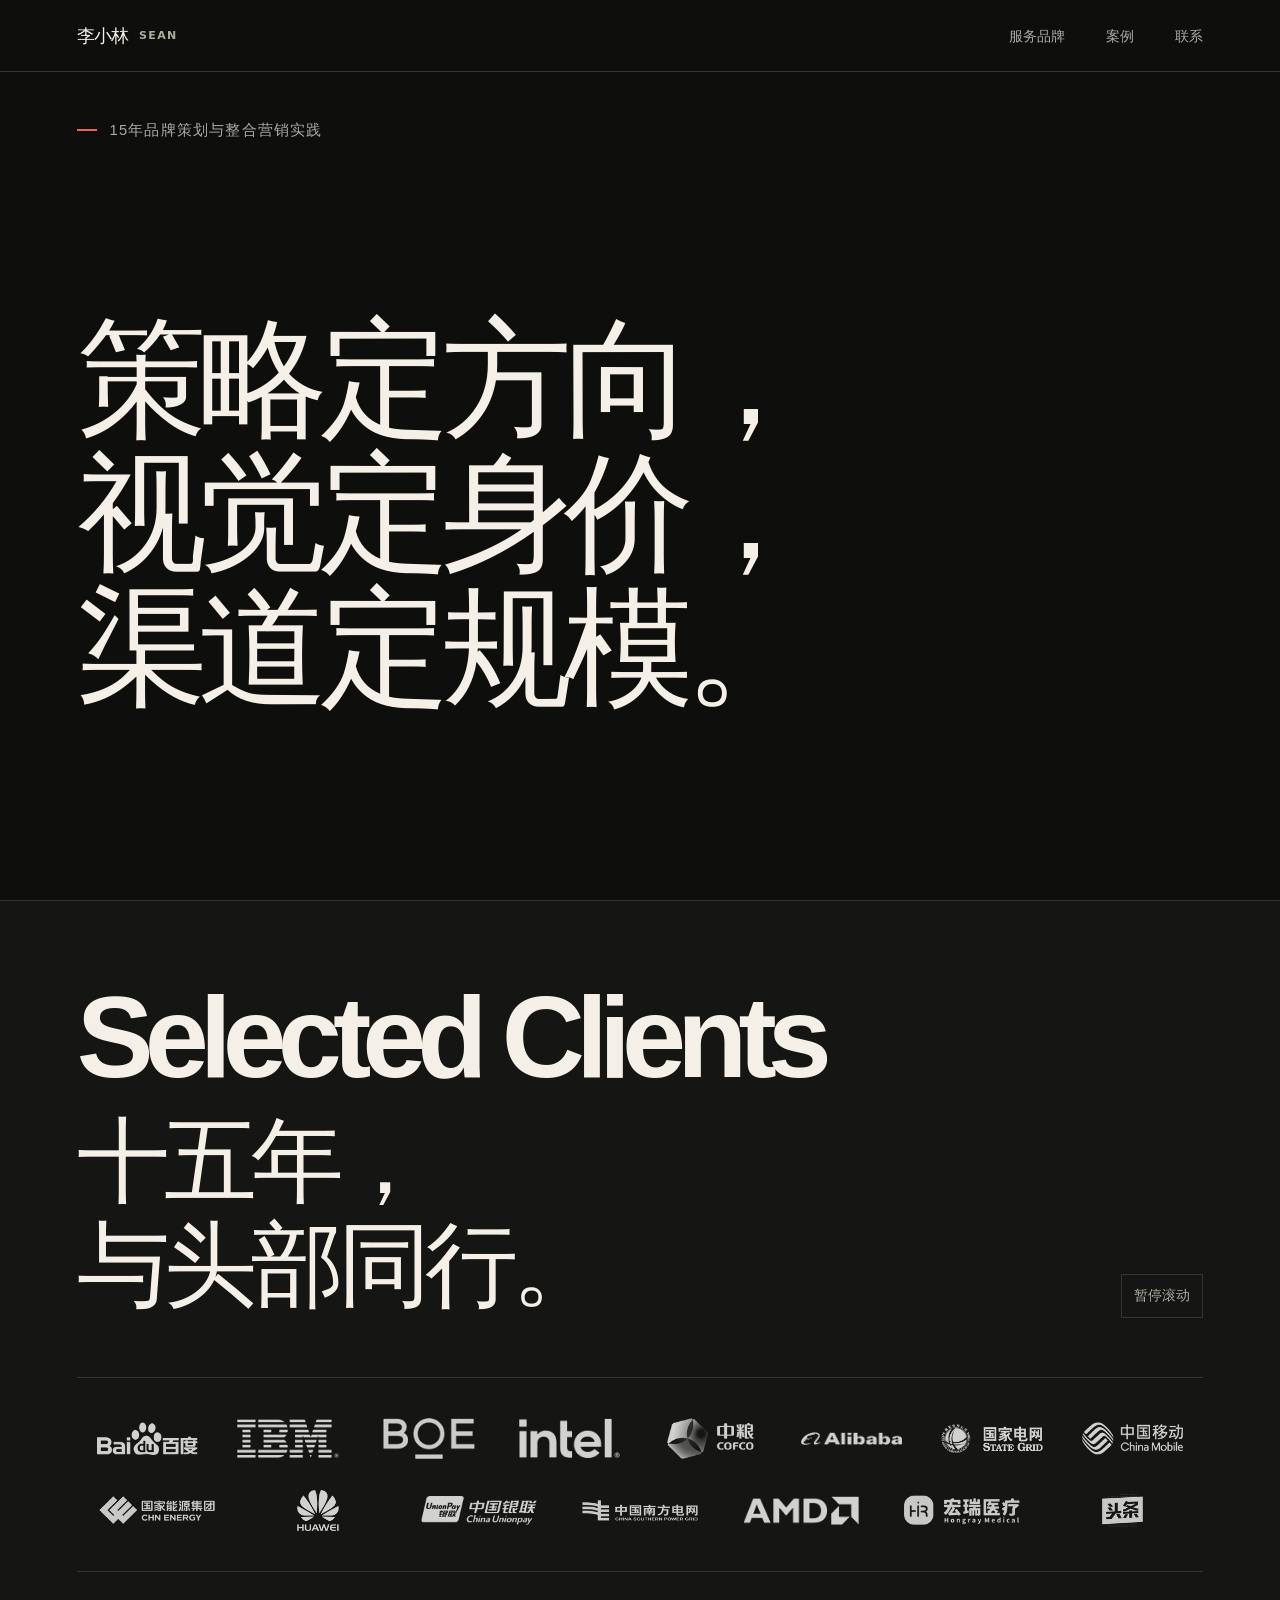
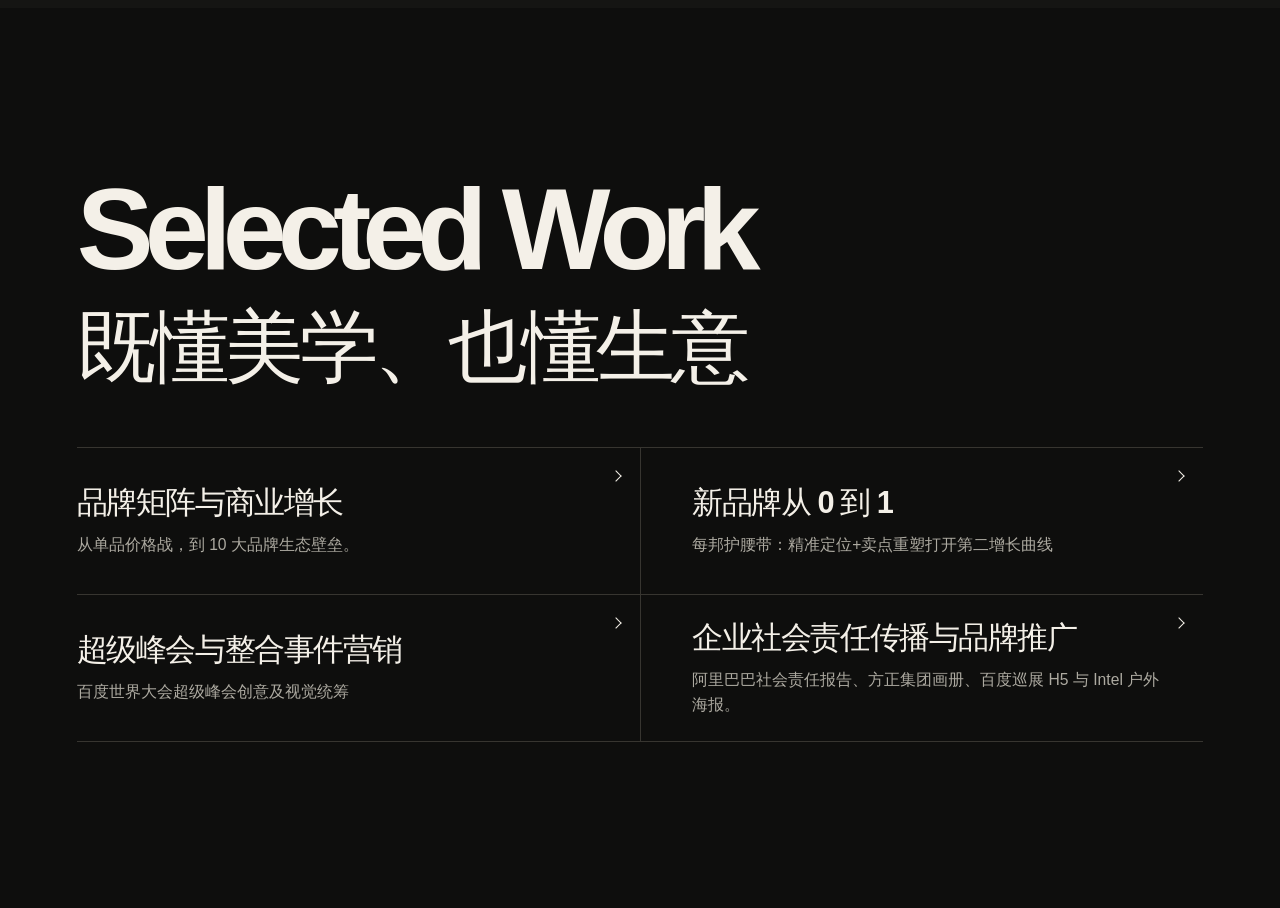
<file: index.html>
<!doctype html>
<html lang="zh-CN" data-type="service">
<head>
  <meta charset="UTF-8">
  <meta name="viewport" content="width=device-width, initial-scale=1">
  <style>
    html { background: #0e0e0d; color: #f4f0e8; color-scheme: dark; }
    body, h1, h2, h3, p, ul, dl, dd, figure { margin: 0; }
    img { display: block; max-width: 100%; }
    .wrap { width: min(1680px, calc(100% - 2 * clamp(24px, 6vw, 112px))); margin-inline: auto; }
    .skip { position: fixed; transform: translateY(-140%); }
    .skip:focus { transform: translateY(0); }
    .header-inner { display: flex; justify-content: space-between; align-items: center; height: 72px; }
    @media (max-width: 640px) {
      .wrap { width: calc(100% - 44px); }
      .header-inner { height: 62px; }
    }
  </style>
  <meta name="robots" content="noindex, nofollow">
  <meta name="theme-color" content="#0e0e0d">
  <meta name="page-type" content="service">
  <meta name="site-kind" content="other">
  <meta name="description" content="李小林 Sean，品牌策划与整合营销。查看宏瑞医疗、每邦与百度世界大会等代表案例。">
  <meta property="og:title" content="李小林 Sean｜品牌策划与整合营销">
  <meta property="og:description" content="策略定方向，视觉定身价，渠道定规模。">
  <title>李小林 Sean｜品牌策划与整合营销</title>
  <script>if (!location.hash && !matchMedia('(prefers-reduced-motion: reduce)').matches && performance.getEntriesByType('navigation')[0]?.type !== 'back_forward') document.documentElement.classList.add('opening');</script>
  <link rel="icon" href="./media/favicon.svg" type="image/svg+xml">
  <link rel="stylesheet" href="./styles.css">
  <link rel="stylesheet" href="./assets/motion/editorial-motion.css">
  <script type="module" src="./assets/motion/editorial-motion.js"></script>
  <script type="module" src="./assets/motion/brand-marquee.js"></script>
</head>
<body>
  <a class="skip" href="#main">跳到正文</a>
  <header class="masthead">
    <div class="wrap header-inner">
      <a href="#hero" class="signature" aria-label="李小林，回到顶部"><span>李小林</span><small>SEAN</small></a>
      <nav aria-label="主导航">
        <a href="#brands">服务品牌</a>
        <a href="#work">案例</a>
        <a href="./about.html#contact">联系</a>
      </nav>
    </div>
  </header>
  <main id="main" tabindex="-1">
    <section class="hero" id="hero" aria-labelledby="hero-title">
      <div class="wrap hero-inner">
        <p class="cover-label">15年品牌策划与整合营销实践</p>
        <div class="hero-heading">
          <h1 id="hero-title"><span><span>策略定方向，</span></span><span><span>视觉定身价，</span></span><span><span>渠道定规模。</span></span></h1>
        </div>
      </div>
    </section>
    <section class="brand-section" id="brands" aria-labelledby="brands-title">
      <div class="wrap brand-inner" data-brand-marquee>
        <p class="motion-section-title" lang="en">Selected Clients</p>
        <div class="brand-head">
          <h2 id="brands-title" class="brand-title"><span>十五年，</span><span>与头部同行。</span></h2>
          <button class="brand-motion" type="button" aria-controls="brand-logos" hidden>暂停滚动</button>
        </div>
        <div class="brand-grid" id="brand-logos" role="group" aria-label="服务品牌标识">
          <template>
            <div class="brand-row">
              <div class="brand-track">
                <ul class="brand-logos" role="list">
                  <li><img src="./media/brand-01.png" alt="百度" width="161" height="52" decoding="async"></li>
                  <li><img src="./media/brand-02.png" alt="IBM" width="134" height="51" decoding="async"></li>
                  <li><img src="./media/brand-03.png" alt="BOE 京东方" width="114" height="51" decoding="async"></li>
                  <li><img src="./media/brand-04.png" alt="Intel" width="120" height="47" decoding="async"></li>
                  <li><img src="./media/brand-05.png" alt="中粮" width="135" height="64" decoding="async"></li>
                  <li><img src="./media/brand-06.png" alt="阿里巴巴" width="203" height="27" decoding="async"></li>
                  <li><img src="./media/brand-07.png" alt="国家电网" width="188" height="54" decoding="async"></li>
                  <li><img src="./media/brand-08.png" alt="中国移动" width="162" height="52" decoding="async"></li>
                </ul>
              </div>
            </div>
            <div class="brand-row">
              <div class="brand-track">
                <ul class="brand-logos" role="list">
                  <li><img src="./media/brand-09.png" alt="国家能源集团" width="197" height="48" decoding="async"></li>
                  <li><img src="./media/brand-10.png" alt="华为" width="77" height="76" decoding="async"></li>
                  <li><img src="./media/brand-11.png" alt="中国银联" width="174" height="44" decoding="async"></li>
                  <li><img src="./media/brand-12.png" alt="中国南方电网" width="209" height="38" decoding="async"></li>
                  <li><img src="./media/brand-13.png" alt="AMD" width="138" height="34" decoding="async"></li>
                  <li><img src="./media/brand-14.png" alt="宏瑞医疗" width="182" height="47" decoding="async"></li>
                  <li><img src="./media/brand-15.png" alt="今日头条" width="75" height="74" decoding="async"></li>
                </ul>
              </div>
            </div>
          </template>
          <noscript><p class="brand-names">百度 · IBM · BOE 京东方 · Intel · 中粮 · 阿里巴巴 · 国家电网 · 中国移动 · 国家能源集团 · 华为 · 中国银联 · 中国南方电网 · AMD · 宏瑞医疗 · 今日头条</p></noscript>
        </div>
      </div>
    </section>
    <section class="work-section" id="work" aria-labelledby="work-title">
      <div class="wrap work-inner">
        <p class="motion-section-title" lang="en">Selected Work</p>
        <h2 id="work-title" class="work-title"><span>既懂美学、</span><span>也懂生意</span></h2>
        <div class="work-grid">
          <a class="work-entry" href="./hongrui.html">
            <h3>品牌矩阵与商业增长</h3>
            <p>从单品价格战，到 10 大品牌生态壁垒。</p>
          </a>
          <a class="work-entry" href="./mebang.html">
            <h3>新品牌从 0 到 1</h3>
            <p>每邦护腰带：精准定位+卖点重塑打开第二增长曲线</p>
          </a>
          <a class="work-entry" href="./baidu.html">
            <h3>超级峰会与整合事件营销</h3>
            <p>百度世界大会超级峰会创意及视觉统筹</p>
          </a>
          <a class="work-entry" href="./communications.html">
            <h3>企业社会责任传播与品牌推广</h3>
            <p>阿里巴巴社会责任报告、方正集团画册、百度巡展 H5 与 Intel 户外海报。</p>
          </a>
        </div>
      </div>
    </section>
  </main>
</body>
</html>
</file>
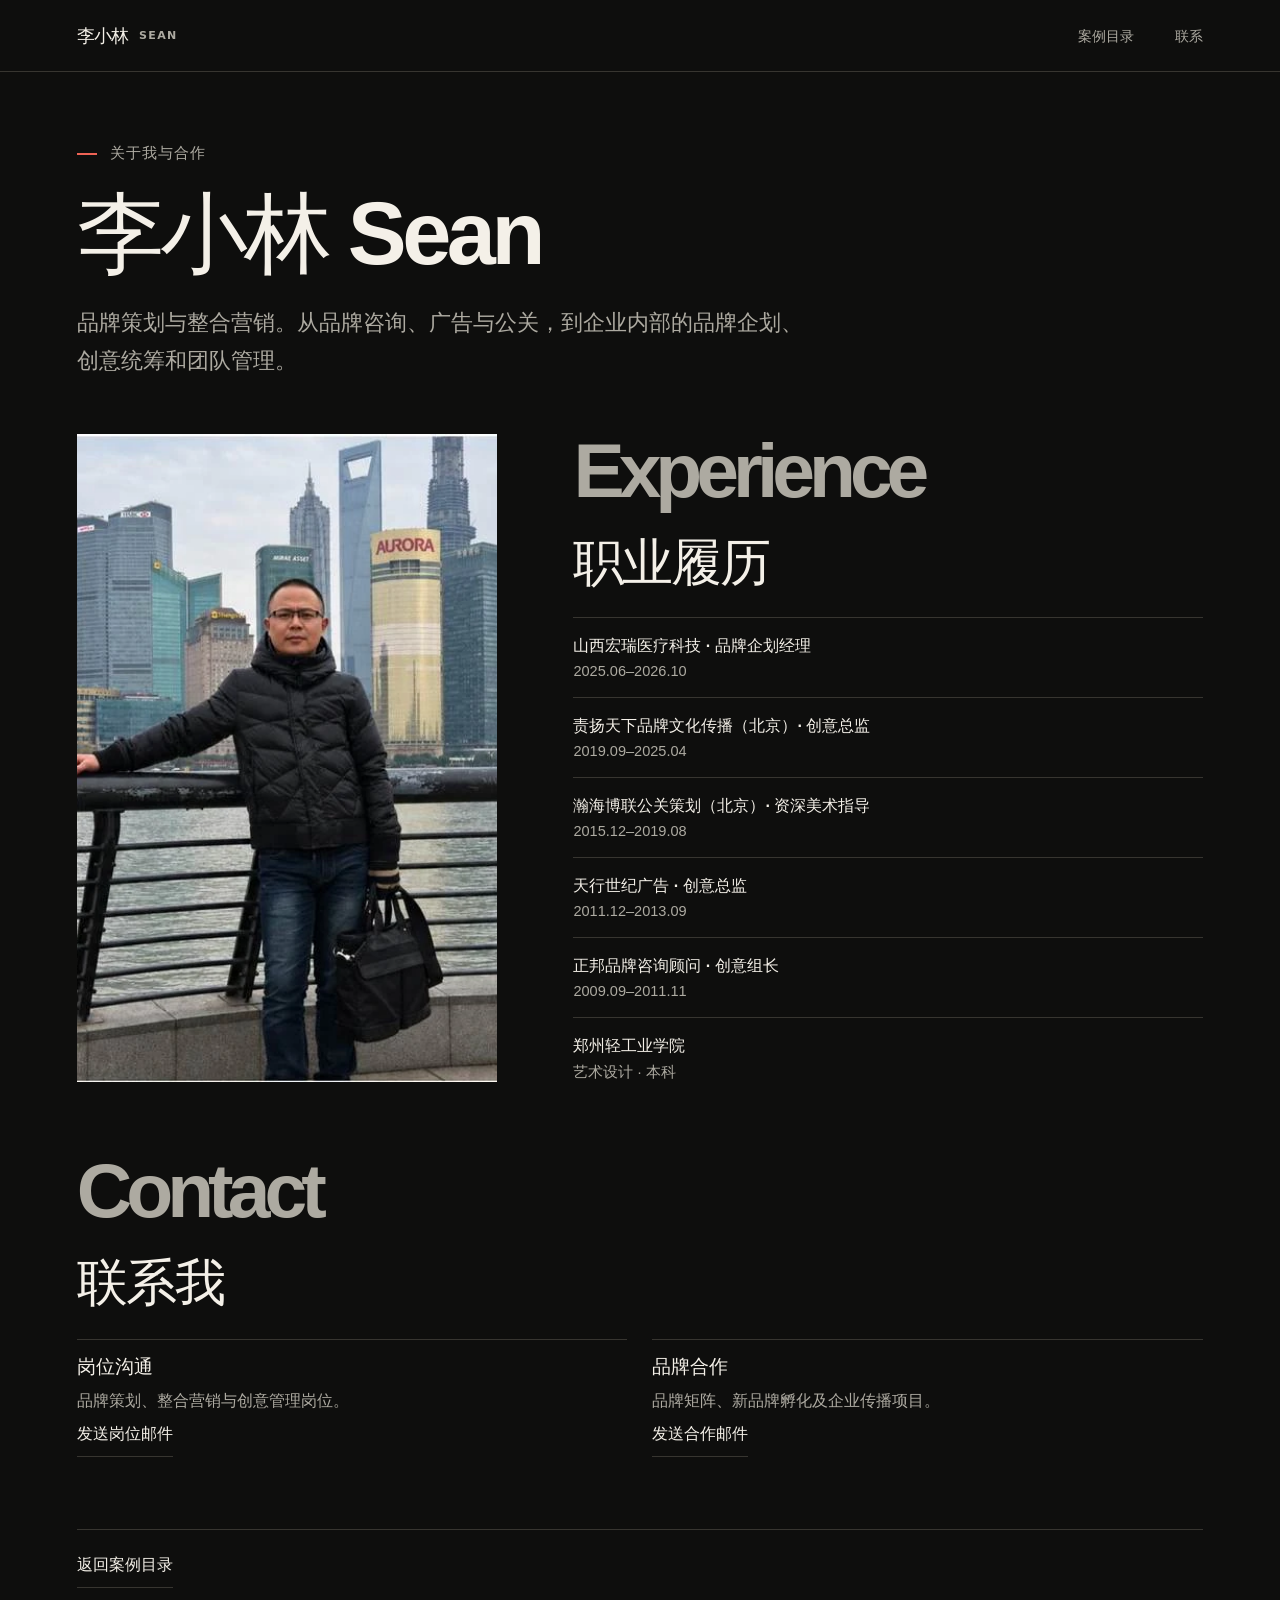
<file: about.html>
<!doctype html>
<html lang="zh-CN" data-type="service">
<head>
  <meta charset="UTF-8">
  <meta name="viewport" content="width=device-width, initial-scale=1">
  <style>
    html.styles-pending body { visibility: hidden; }
    html { background: #0e0e0d; color: #f4f0e8; color-scheme: dark; }
    body, h1, h2, h3, p, ul, dl, dd, figure { margin: 0; }
    img { display: block; max-width: 100%; }
    .wrap { width: min(1680px, calc(100% - 2 * clamp(24px, 6vw, 112px))); margin-inline: auto; }
    .skip { position: fixed; transform: translateY(-140%); }
    .skip:focus { transform: translateY(0); }
    .header-inner { display: flex; justify-content: space-between; align-items: center; height: 72px; }
    @media (max-width: 640px) {
      .wrap { width: calc(100% - 44px); }
      .header-inner { height: 62px; }
    }
  </style>
  <script>document.documentElement.classList.add('styles-pending');</script>
  <meta name="robots" content="noindex, nofollow">
  <meta name="theme-color" content="#0e0e0d">
  <meta name="page-type" content="service">
  <meta name="site-kind" content="other">
  <meta name="description" content="李小林 Sean 的职业履历、岗位沟通与品牌合作。">
  <title>关于我与合作｜李小林 Sean</title>
  <link rel="icon" href="./media/favicon.svg" type="image/svg+xml">
  <link rel="stylesheet" href="./styles.css">
  <link rel="stylesheet" href="./assets/motion/editorial-motion.css">
  <script>document.documentElement.classList.remove('styles-pending');</script>
  <script type="module" src="./assets/motion/editorial-motion.js"></script>
  
</head>
<body>
  <a class="skip" href="#main">跳到正文</a>
  <header class="masthead">
    <div class="wrap header-inner">
      <a href="./" class="signature" aria-label="李小林，回到首页"><span>李小林</span><small>SEAN</small></a>
      <nav aria-label="主导航">
        <a href="./#work">案例目录</a>
        <a href="./about.html#contact">联系</a>
      </nav>
    </div>
  </header>
  <main id="main" class="wrap detail-main" tabindex="-1">
    <header class="detail-header">
      <p class="eyebrow">关于我与合作</p>
      <h1>李小林 Sean</h1>
      <p class="detail-lead">品牌策划与整合营销。从品牌咨询、广告与公关，到企业内部的品牌企划、创意统筹和团队管理。</p>
    </header>
    <section class="about-grid" aria-labelledby="career-title">
      <figure class="career-portrait"><img class="portrait" src="./media/portrait-1.webp" srcset="./media/portrait-1-384w.webp 384w, ./media/portrait-1.webp 480w" sizes="(min-width: 861px) 480px, (max-width: 459px) calc(100vw - 44px), 415px" alt="李小林个人肖像" width="480" height="621" loading="lazy"></figure>
      <div class="detail-section career-details">
        <p class="motion-section-title" lang="en">Experience</p>
        <h2 id="career-title">职业履历</h2>
        <ul class="career-list">
          <li><strong>山西宏瑞医疗科技 · 品牌企划经理</strong><span>2025.06–2026.10</span></li>
          <li><strong>责扬天下品牌文化传播（北京）· 创意总监</strong><span>2019.09–2025.04</span></li>
          <li><strong>瀚海博联公关策划（北京）· 资深美术指导</strong><span>2015.12–2019.08</span></li>
          <li><strong>天行世纪广告 · 创意总监</strong><span>2011.12–2013.09</span></li>
          <li><strong>正邦品牌咨询顾问 · 创意组长</strong><span>2009.09–2011.11</span></li>
          <li><strong>郑州轻工业学院</strong><span>艺术设计 · 本科</span></li>
        </ul>
      </div>
    </section>
    <section id="contact" class="detail-section" aria-labelledby="contact-title">
      <p class="motion-section-title" lang="en">Contact</p>
      <h2 id="contact-title">联系我</h2>
      <div class="contact-grid">
        <div><h3>岗位沟通</h3><p>品牌策划、整合营销与创意管理岗位。</p><a class="editorial-link" href="mailto:66820082@qq.com?subject=岗位沟通">发送岗位邮件</a></div>
        <div><h3>品牌合作</h3><p>品牌矩阵、新品牌孵化及企业传播项目。</p><a class="editorial-link" href="mailto:66820082@qq.com?subject=品牌合作">发送合作邮件</a></div>
      </div>
    </section>
    <div class="detail-bottom"><a class="editorial-link" href="./#work">返回案例目录</a></div>
  </main>
</body>
</html>
</file>
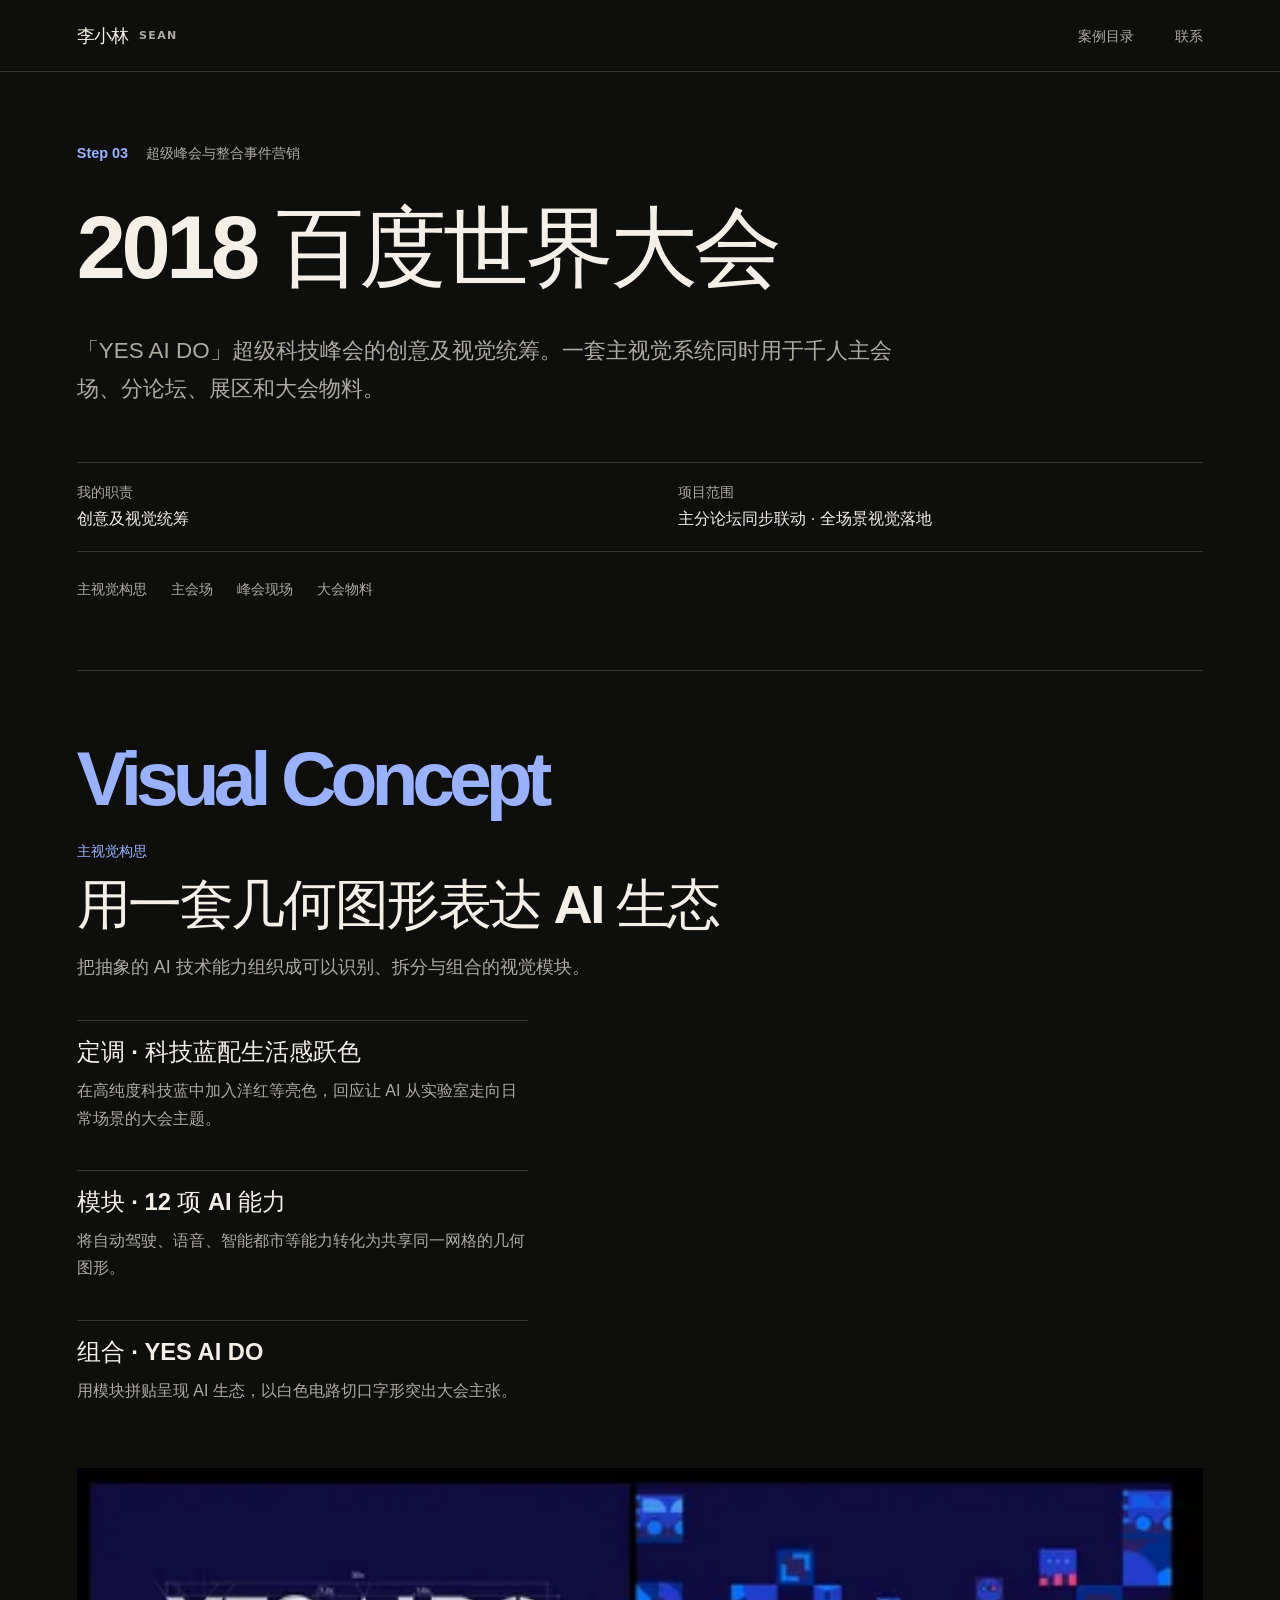
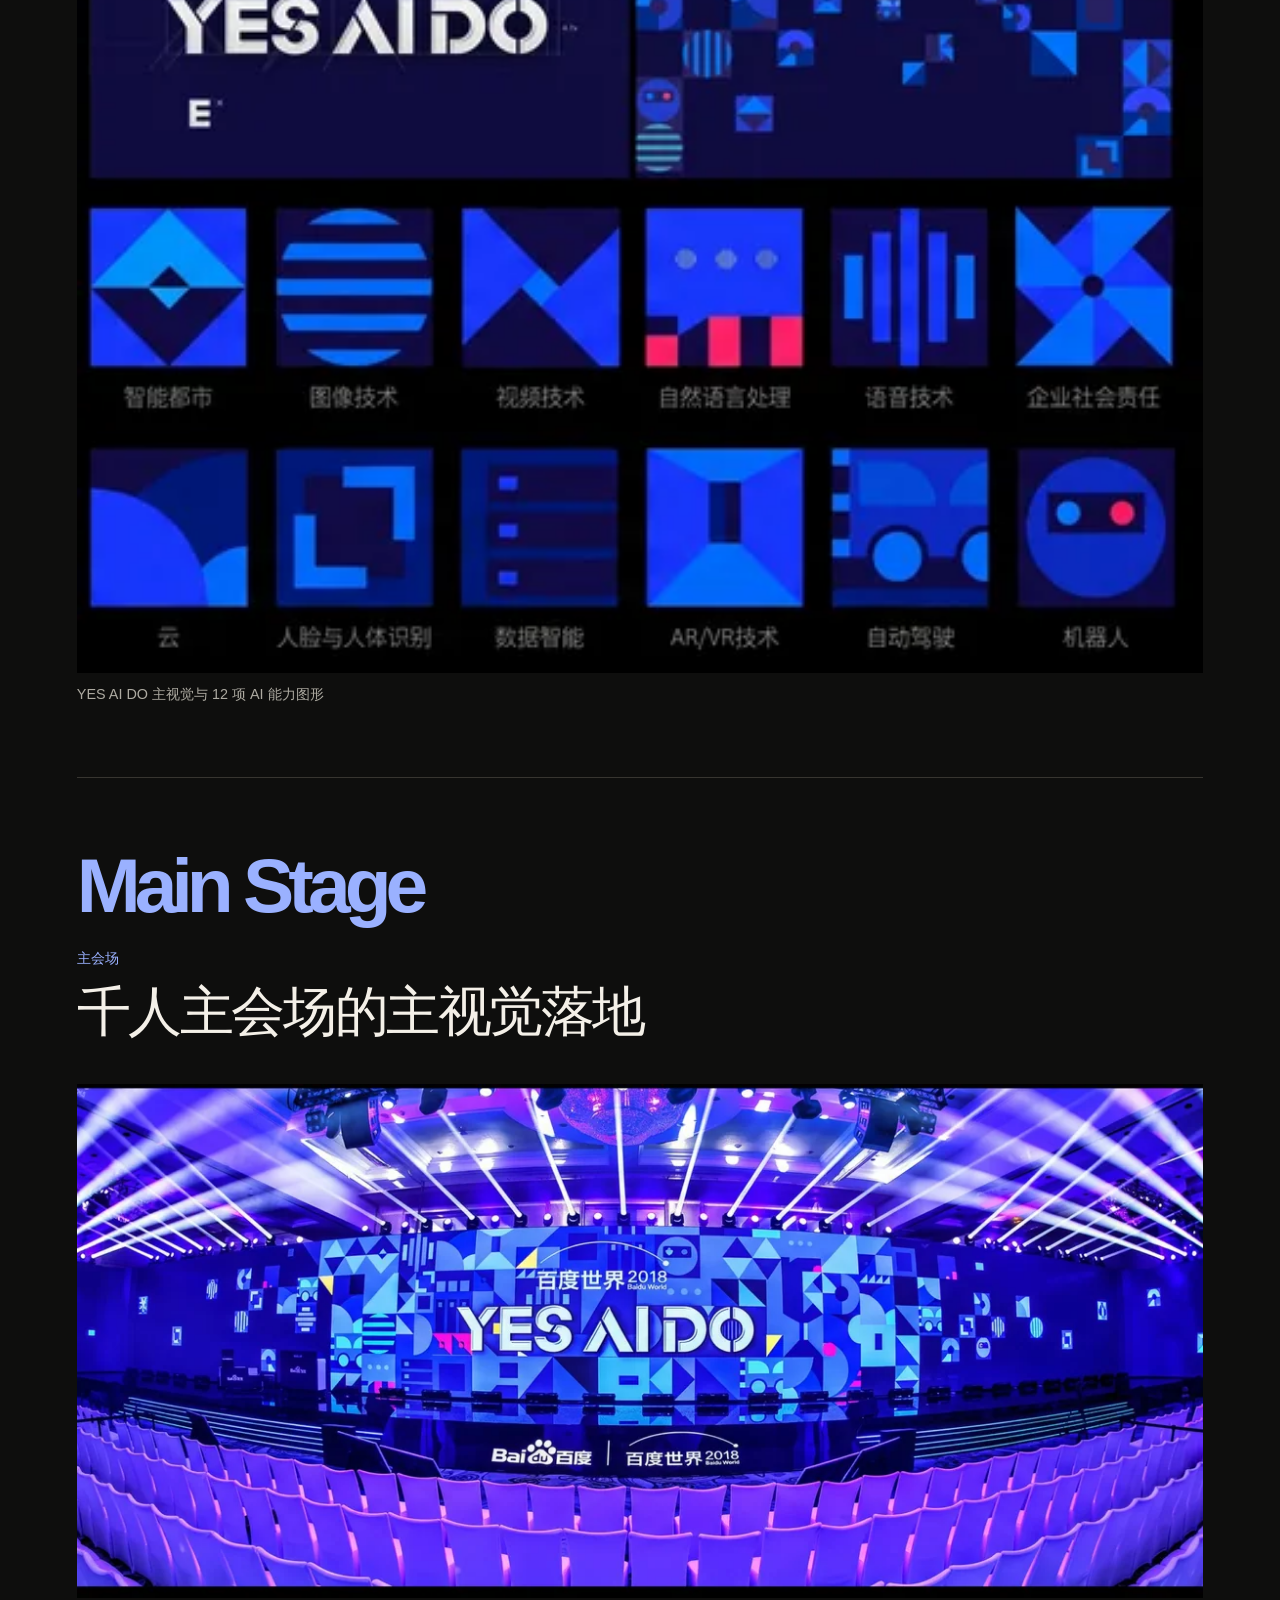
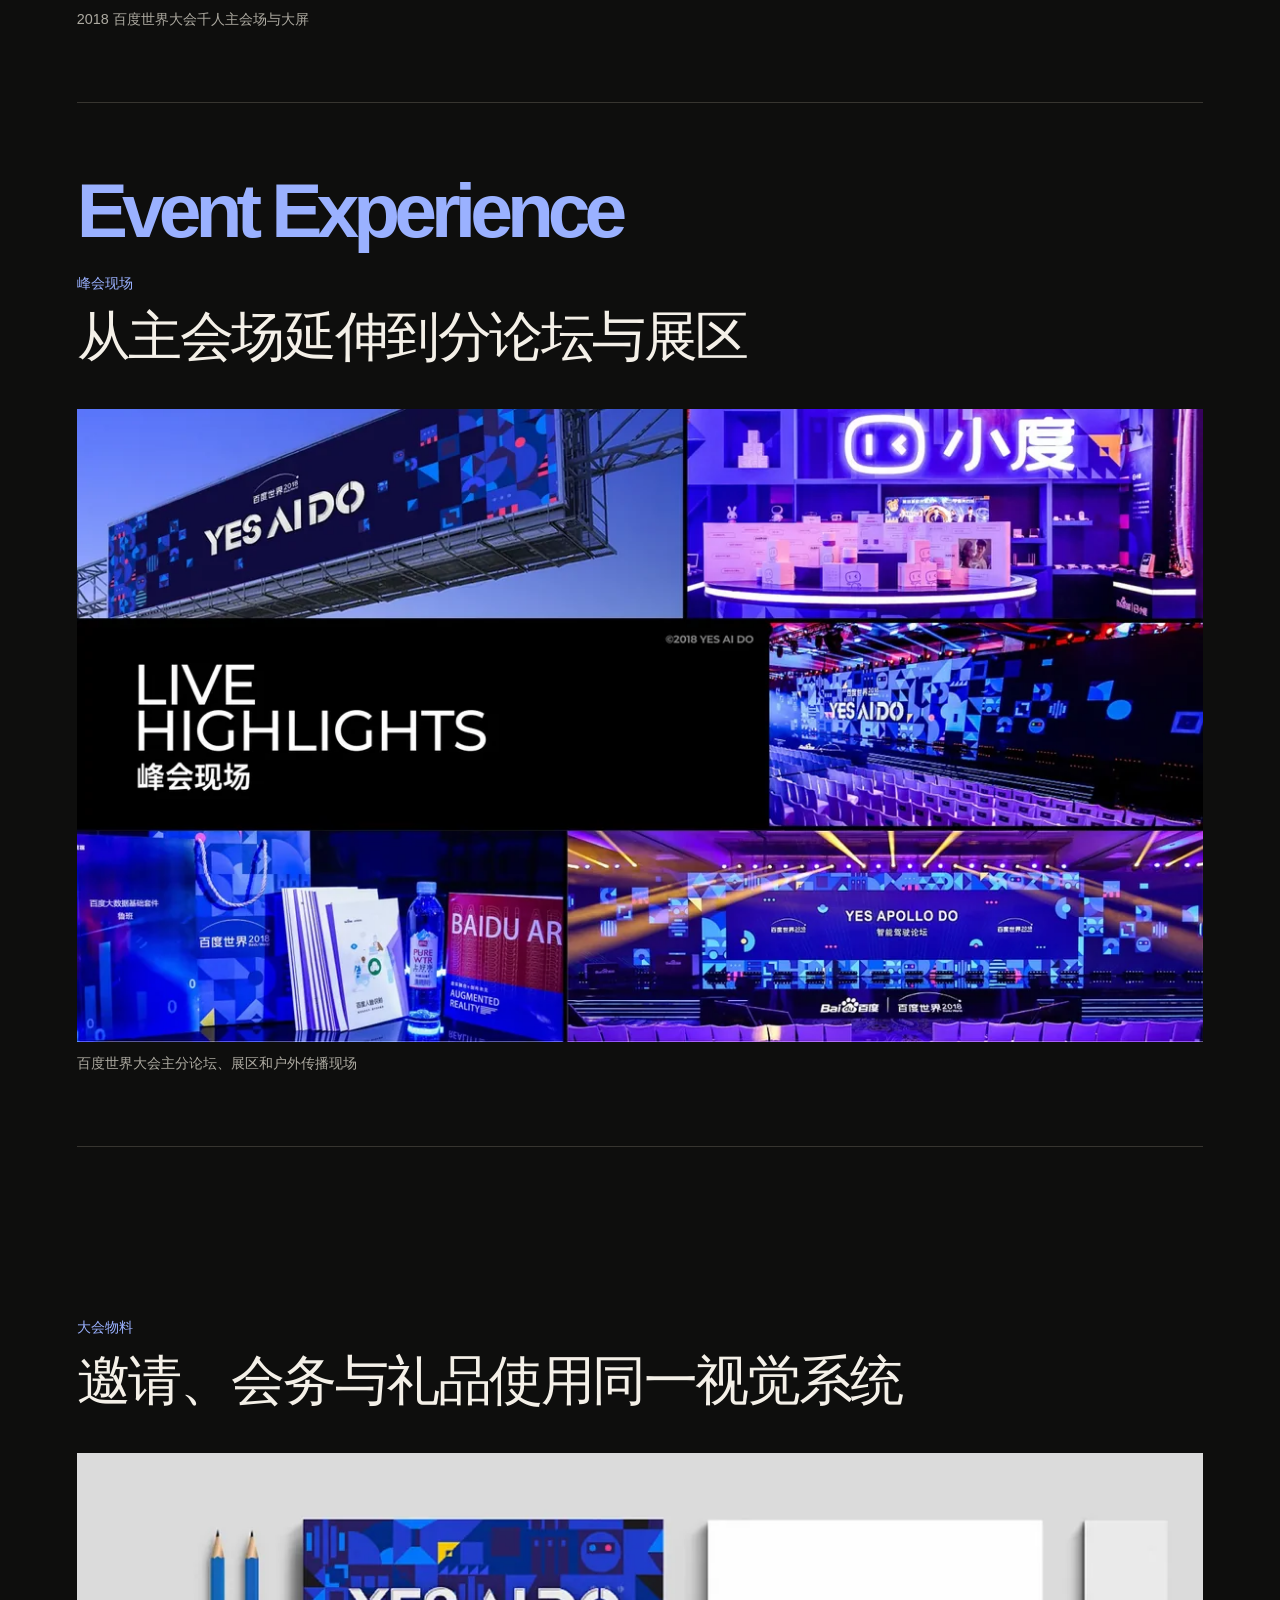
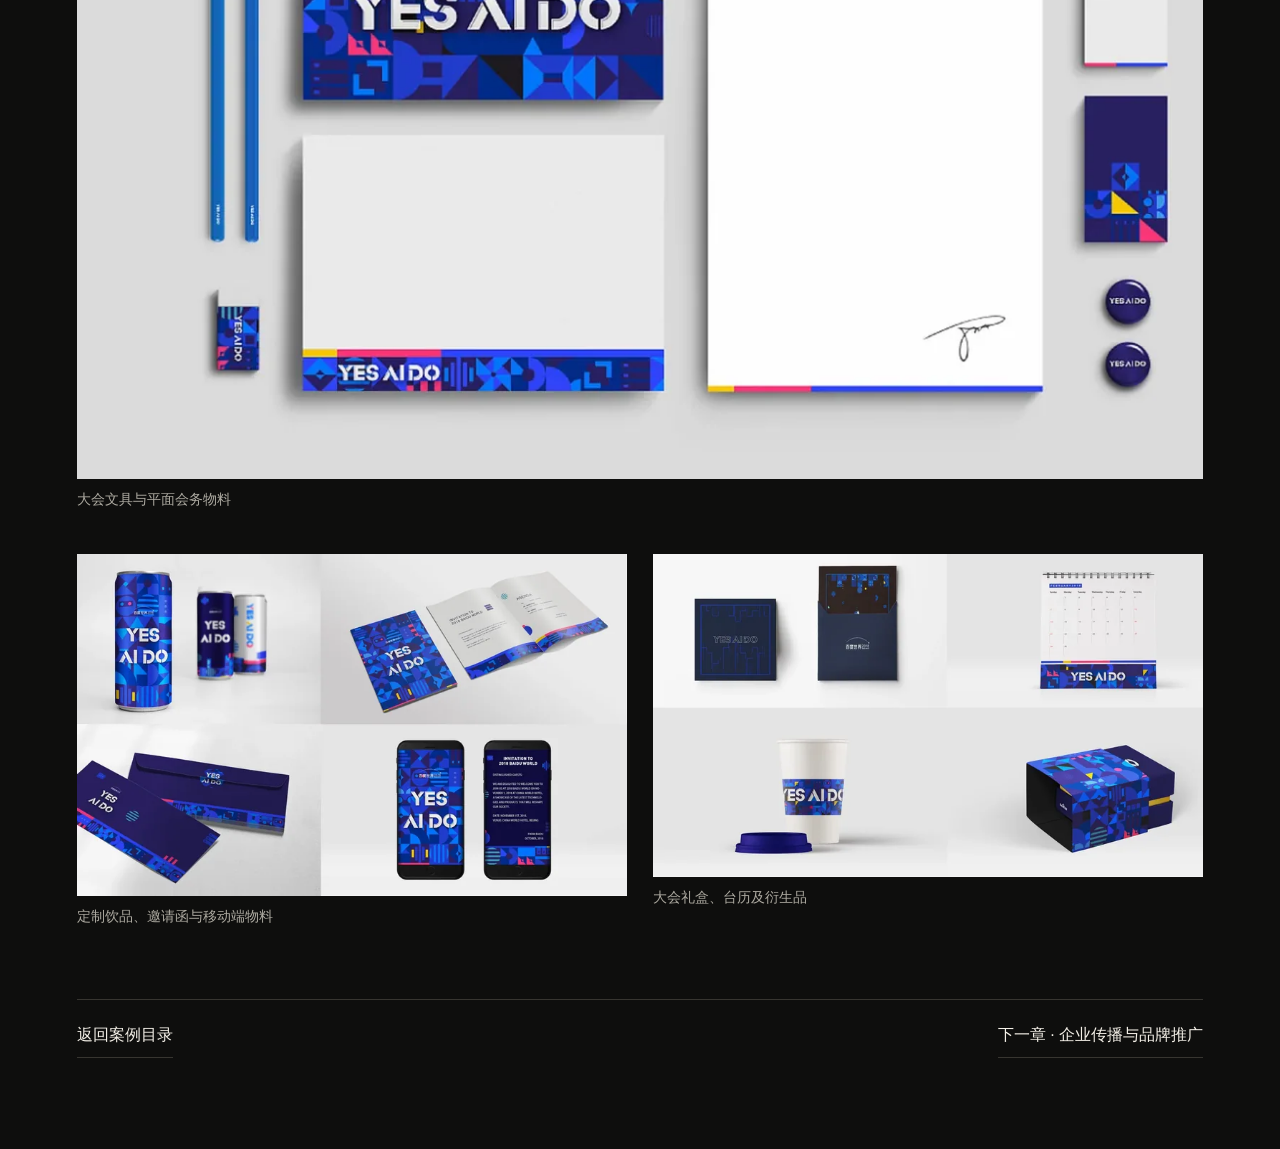
<file: baidu.html>
<!doctype html>
<html lang="zh-CN" data-type="service">
<head>
  <meta charset="UTF-8">
  <meta name="viewport" content="width=device-width, initial-scale=1">
  <style>
    html.styles-pending body { visibility: hidden; }
    html { background: #0e0e0d; color: #f4f0e8; color-scheme: dark; }
    body, h1, h2, h3, p, ul, dl, dd, figure { margin: 0; }
    img { display: block; max-width: 100%; }
    .wrap { width: min(1680px, calc(100% - 2 * clamp(24px, 6vw, 112px))); margin-inline: auto; }
    .skip { position: fixed; transform: translateY(-140%); }
    .skip:focus { transform: translateY(0); }
    .header-inner { display: flex; justify-content: space-between; align-items: center; height: 72px; }
    @media (max-width: 640px) {
      .wrap { width: calc(100% - 44px); }
      .header-inner { height: 62px; }
    }
  </style>
  <script>document.documentElement.classList.add('styles-pending');</script>
  <meta name="robots" content="noindex, nofollow">
  <meta name="theme-color" content="#0e0e0d">
  <meta name="page-type" content="service">
  <meta name="site-kind" content="other">
  <meta name="description" content="「YES AI DO」超级科技峰会的创意及视觉统筹。一套主视觉系统同时用于千人主会场、分论坛、展区和大会物料。">
  <title>百度世界大会｜李小林 Sean</title>
  <link rel="icon" href="./media/favicon.svg" type="image/svg+xml">
  <link rel="stylesheet" href="./styles.css">
  <link rel="stylesheet" href="./case-studies.css">
  <link rel="stylesheet" href="./assets/motion/editorial-motion.css">
  <script>document.documentElement.classList.remove('styles-pending');</script>
  <script type="module" src="./assets/motion/editorial-motion.js"></script>
  <script type="module" src="./gallery.js"></script>
</head>
<body>
  <a class="skip" href="#main">跳到正文</a>
  <header class="masthead">
    <div class="wrap header-inner">
      <a href="./" class="signature" aria-label="李小林，回到首页"><span>李小林</span><small>SEAN</small></a>
      <nav aria-label="主导航">
        <a href="./#work">案例目录</a>
        <a href="./about.html#contact">联系</a>
      </nav>
    </div>
  </header>
  <main id="main" class="wrap detail-main case-study case-baidu" tabindex="-1">
    <header class="detail-header">
      <p class="case-kicker"><span>Step 03</span>超级峰会与整合事件营销</p>
      <h1>2018 百度世界大会</h1>
      <p class="detail-lead">「YES AI DO」超级科技峰会的创意及视觉统筹。一套主视觉系统同时用于千人主会场、分论坛、展区和大会物料。</p>
    </header>
    <div class="case-facts">
      <dl><dt>我的职责</dt><dd>创意及视觉统筹</dd></dl>
      <dl><dt>项目范围</dt><dd>主分论坛同步联动 · 全场景视觉落地</dd></dl>
    </div>
    <nav class="case-index" aria-label="案例章节">
      <a href="#key-visual">主视觉构思</a>
      <a href="#main-stage">主会场</a>
      <a href="#event-site">峰会现场</a>
      <a href="#event-assets">大会物料</a>
    </nav>
    <section class="case-chapter" id="key-visual" aria-labelledby="key-visual-title">
      <p class="motion-section-title" lang="en">Visual Concept</p>
      <p class="case-topic">主视觉构思</p>
      <h2 id="key-visual-title">用一套几何图形表达 AI 生态</h2>
      <p class="case-intro">把抽象的 AI 技术能力组织成可以识别、拆分与组合的视觉模块。</p>
      <div class="case-split">
      <dl class="case-points">
        <div><dt>定调 · 科技蓝配生活感跃色</dt><dd>在高纯度科技蓝中加入洋红等亮色，回应让 AI 从实验室走向日常场景的大会主题。</dd></div>
        <div><dt>模块 · 12 项 AI 能力</dt><dd>将自动驾驶、语音、智能都市等能力转化为共享同一网格的几何图形。</dd></div>
        <div><dt>组合 · YES AI DO</dt><dd>用模块拼贴呈现 AI 生态，以白色电路切口字形突出大会主张。</dd></div>
      </dl>
      <div class="case-figures is-wide" data-gallery>
      <figure class="case-figure">
        <a href="./media/cases/baidu-system.webp" aria-label="放大查看：YES AI DO 主视觉与 12 项 AI 能力图形"><img src="./media/cases/baidu-system.webp" srcset="./media/cases/baidu-system-480w.webp 480w, ./media/cases/baidu-system-768w.webp 768w, ./media/cases/baidu-system-1152w.webp 1152w, ./media/cases/baidu-system.webp 1641w" sizes="(max-width: 640px) calc(100vw - 44px), (max-width: 680px) 88vw, min(925px, 48vw)" alt="YES AI DO 主视觉与 12 项 AI 能力图形" width="1641" height="1173" loading="lazy" decoding="async"></a>
        <figcaption>YES AI DO 主视觉与 12 项 AI 能力图形</figcaption>
      </figure>
      </div>
      </div>
    </section>
    <section class="case-chapter" id="main-stage" aria-labelledby="main-stage-title">
      <p class="motion-section-title" lang="en">Main Stage</p>
      <p class="case-topic">主会场</p>
      <h2 id="main-stage-title">千人主会场的主视觉落地</h2>
      <div class="case-figures is-wide" data-gallery>
      <figure class="case-figure">
        <a href="./media/cases/baidu-stage.webp" aria-label="放大查看：2018 百度世界大会千人主会场与大屏"><img src="./media/cases/baidu-stage.webp" srcset="./media/cases/baidu-stage-480w.webp 480w, ./media/cases/baidu-stage-768w.webp 768w, ./media/cases/baidu-stage-1152w.webp 1152w, ./media/cases/baidu-stage.webp 1640w" sizes="(max-width: 640px) calc(100vw - 44px), min(1680px, 88vw)" alt="2018 百度世界大会千人主会场与大屏" width="1640" height="749" loading="lazy" decoding="async"></a>
        <figcaption>2018 百度世界大会千人主会场与大屏</figcaption>
      </figure>
      </div>
    </section>
    <section class="case-chapter" id="event-site" aria-labelledby="event-site-title">
      <p class="motion-section-title" lang="en">Event Experience</p>
      <p class="case-topic">峰会现场</p>
      <h2 id="event-site-title">从主会场延伸到分论坛与展区</h2>
      <div class="case-figures is-wide" data-gallery>
      <figure class="case-figure">
        <a href="./media/cases/baidu-live.webp" aria-label="放大查看：百度世界大会主分论坛、展区和户外传播现场"><img src="./media/cases/baidu-live.webp" srcset="./media/cases/baidu-live-480w.webp 480w, ./media/cases/baidu-live-768w.webp 768w, ./media/cases/baidu-live-1152w.webp 1152w, ./media/cases/baidu-live.webp 1640w" sizes="(max-width: 640px) calc(100vw - 44px), min(1680px, 88vw)" alt="百度世界大会主分论坛、展区和户外传播现场" width="1640" height="923" loading="lazy" decoding="async"></a>
        <figcaption>百度世界大会主分论坛、展区和户外传播现场</figcaption>
      </figure>
      </div>
    </section>
    <section class="case-chapter" id="event-assets" aria-labelledby="event-assets-title">
      <p class="motion-section-title" lang="en">Event Collateral</p>
      <p class="case-topic">大会物料</p>
      <h2 id="event-assets-title">邀请、会务与礼品使用同一视觉系统</h2>
      <div class="case-figures" data-gallery>
      <figure class="case-figure is-wide">
        <a href="./media/cases/baidu-stationery.webp" aria-label="放大查看：大会文具与平面会务物料"><img src="./media/cases/baidu-stationery.webp" srcset="./media/cases/baidu-stationery-480w.webp 480w, ./media/cases/baidu-stationery-768w.webp 768w, ./media/cases/baidu-stationery-1152w.webp 1152w, ./media/cases/baidu-stationery.webp 1641w" sizes="(max-width: 640px) calc(100vw - 44px), min(1680px, 88vw)" alt="大会文具与平面会务物料" width="1641" height="912" loading="lazy" decoding="async"></a>
        <figcaption>大会文具与平面会务物料</figcaption>
      </figure>
      <figure class="case-figure">
        <a href="./media/cases/baidu-invitations.webp" aria-label="放大查看：定制饮品、邀请函与移动端物料"><img src="./media/cases/baidu-invitations.webp" srcset="./media/cases/baidu-invitations-480w.webp 480w, ./media/cases/baidu-invitations-768w.webp 768w, ./media/cases/baidu-invitations-1152w.webp 1152w, ./media/cases/baidu-invitations.webp 1641w" sizes="(max-width: 640px) calc(100vw - 44px), (max-width: 680px) 88vw, min(826px, 43vw)" alt="定制饮品、邀请函与移动端物料" width="1641" height="1020" loading="lazy" decoding="async"></a>
        <figcaption>定制饮品、邀请函与移动端物料</figcaption>
      </figure>
      <figure class="case-figure">
        <a href="./media/cases/baidu-gifts.webp" aria-label="放大查看：大会礼盒、台历及衍生品"><img src="./media/cases/baidu-gifts.webp" srcset="./media/cases/baidu-gifts-480w.webp 480w, ./media/cases/baidu-gifts-768w.webp 768w, ./media/cases/baidu-gifts-1152w.webp 1152w, ./media/cases/baidu-gifts.webp 1640w" sizes="(max-width: 640px) calc(100vw - 44px), (max-width: 680px) 88vw, min(826px, 43vw)" alt="大会礼盒、台历及衍生品" width="1640" height="961" loading="lazy" decoding="async"></a>
        <figcaption>大会礼盒、台历及衍生品</figcaption>
      </figure>
      </div>
    </section>
    <div class="detail-bottom">
      <a class="editorial-link" href="./#work">返回案例目录</a>
      <a class="editorial-link" href="./communications.html">下一章 · 企业传播与品牌推广</a>
    </div>
    <dialog id="lightbox" aria-label="作品放大图">
      <div class="dialog-controls">
        <output aria-live="polite"></output>
        <div>
          <button type="button" data-prev>上一张</button>
          <button type="button" data-next>下一张</button>
          <button type="button" data-close>关闭</button>
        </div>
      </div>
      <img class="dialog-image" alt="">
    </dialog>
  </main>
</body>
</html>
</file>
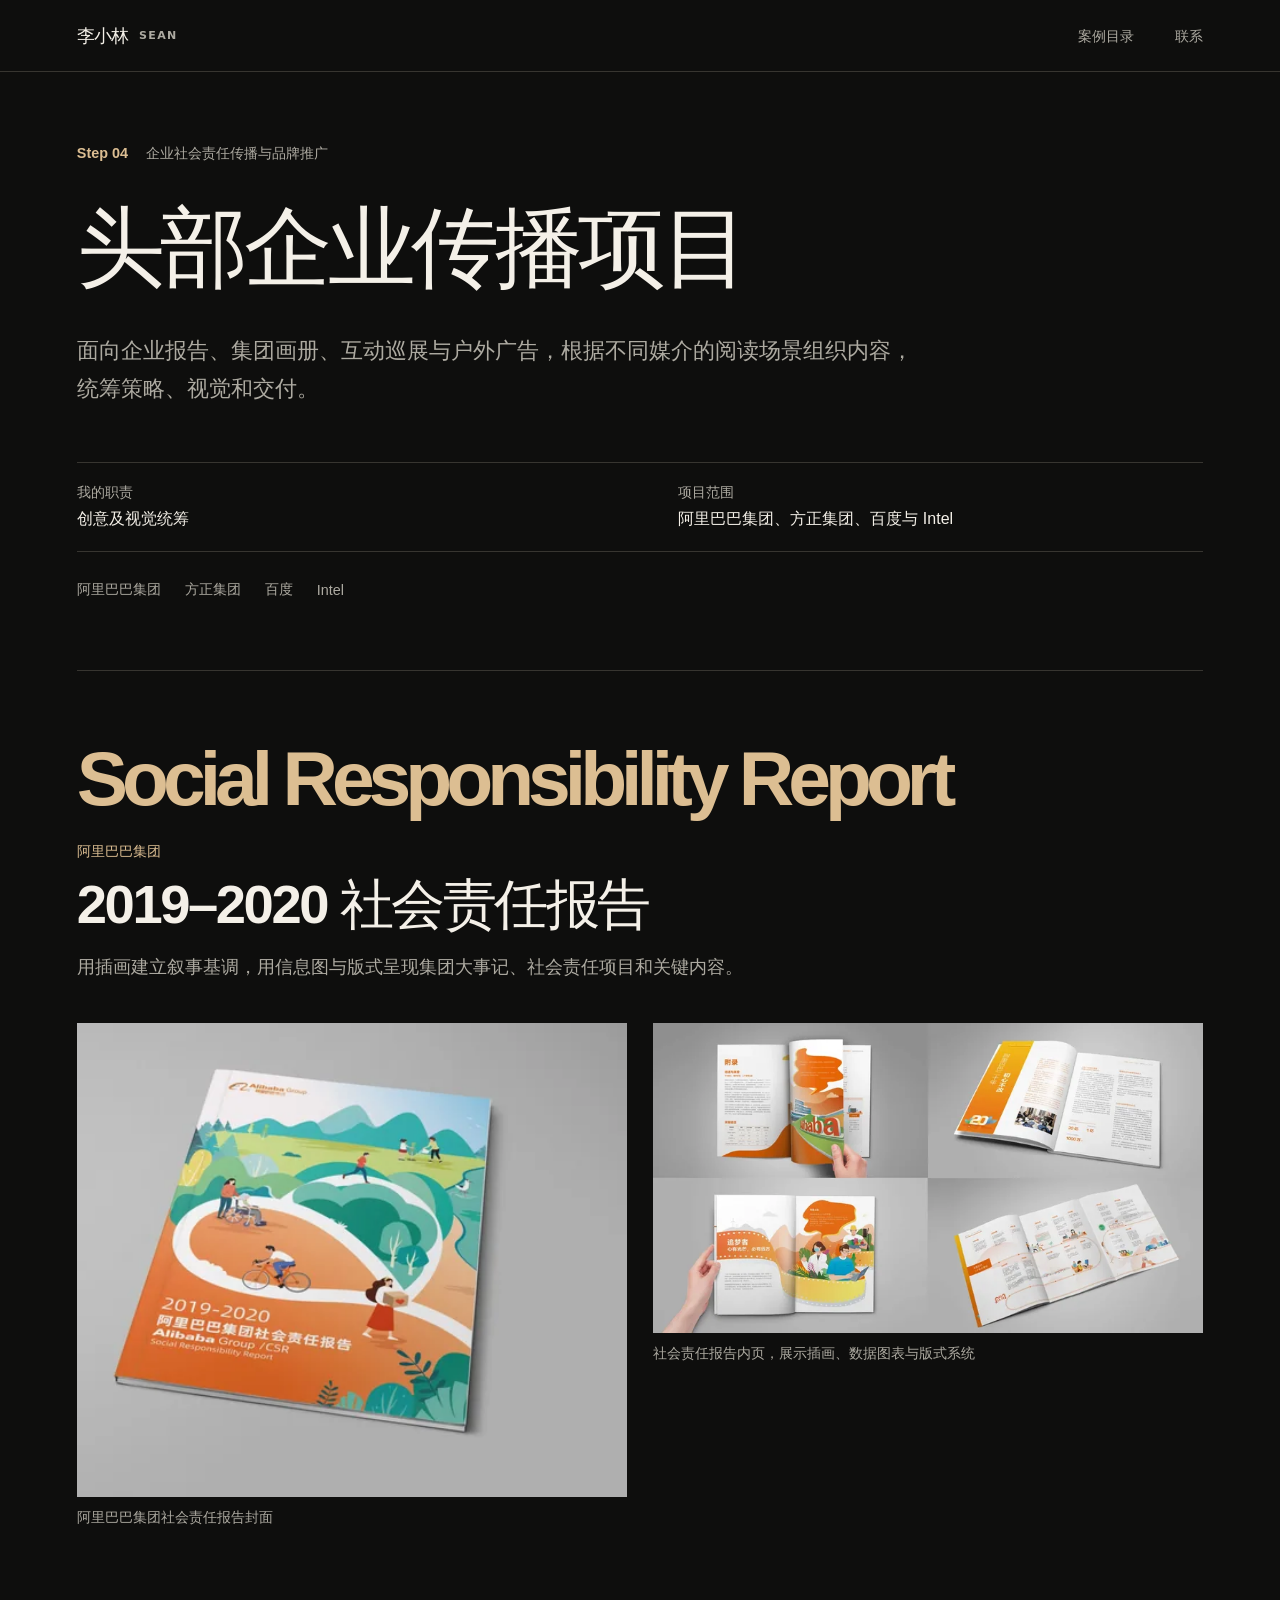
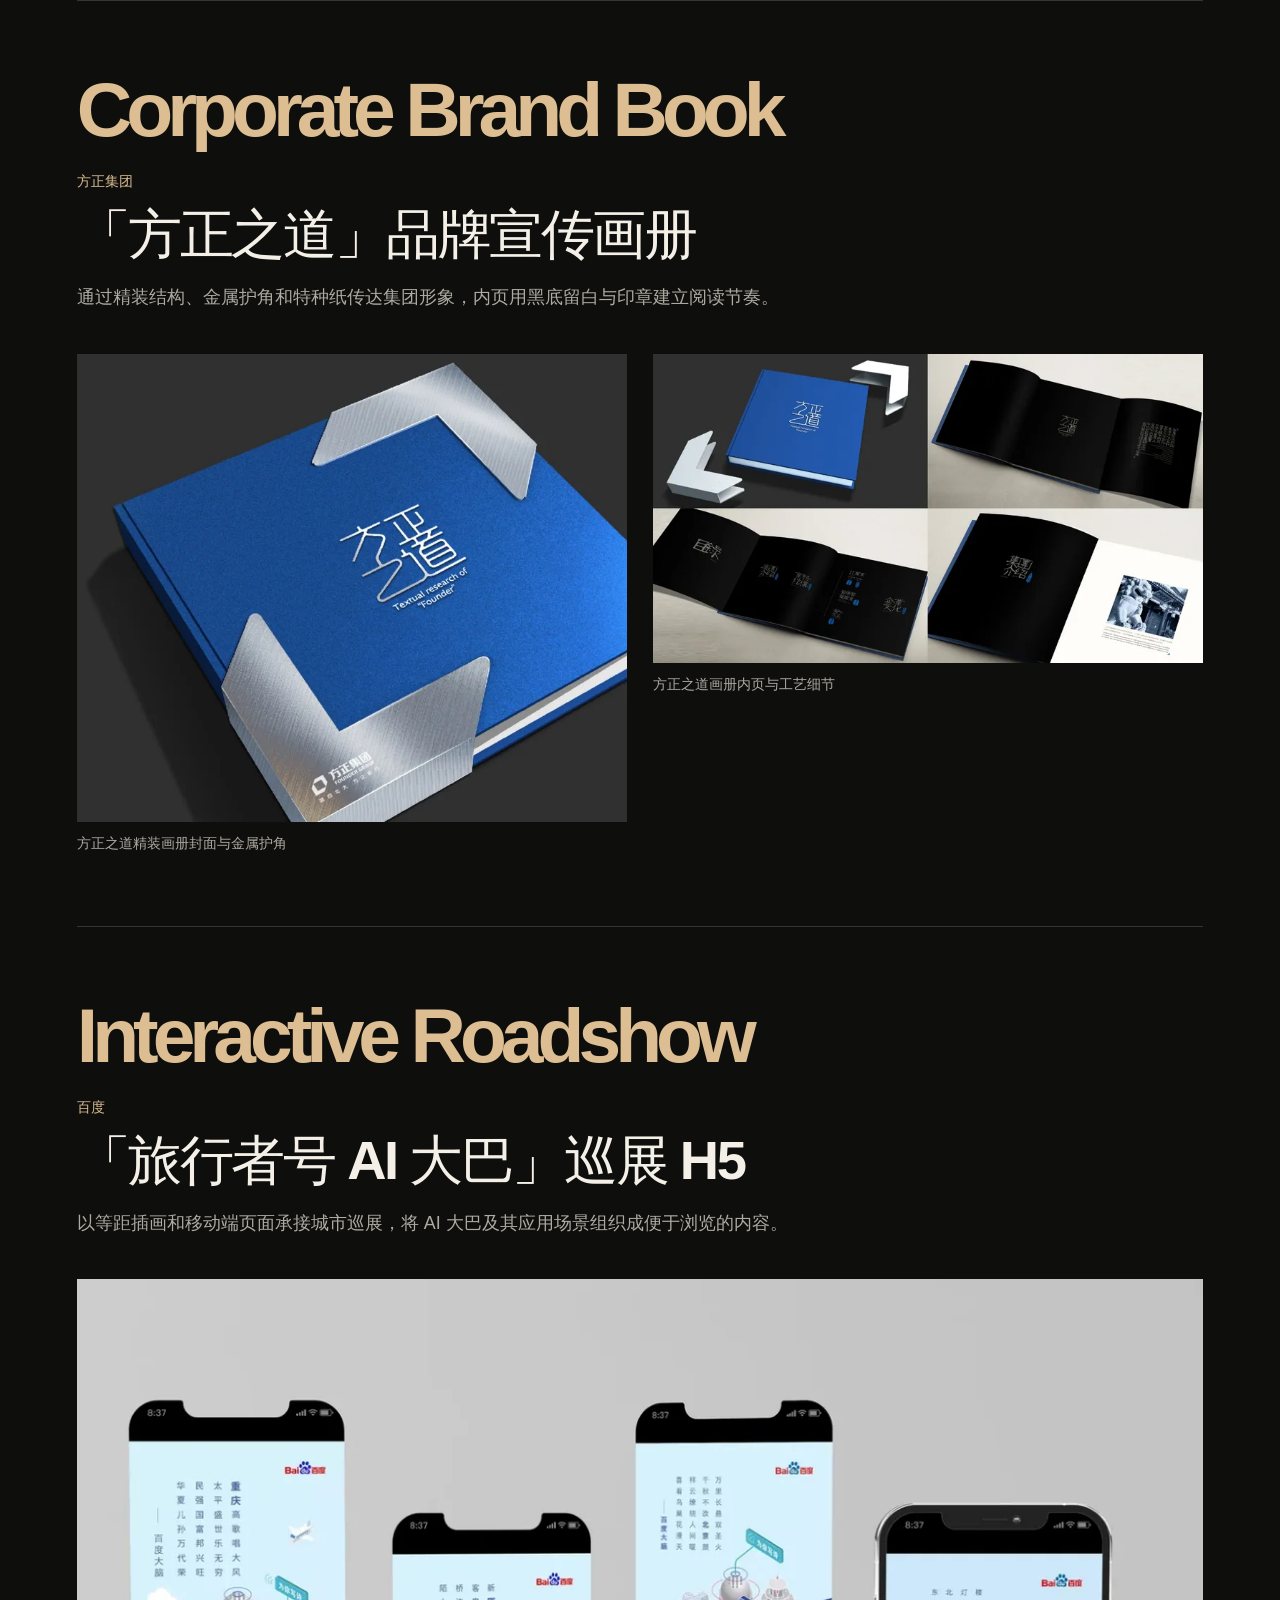
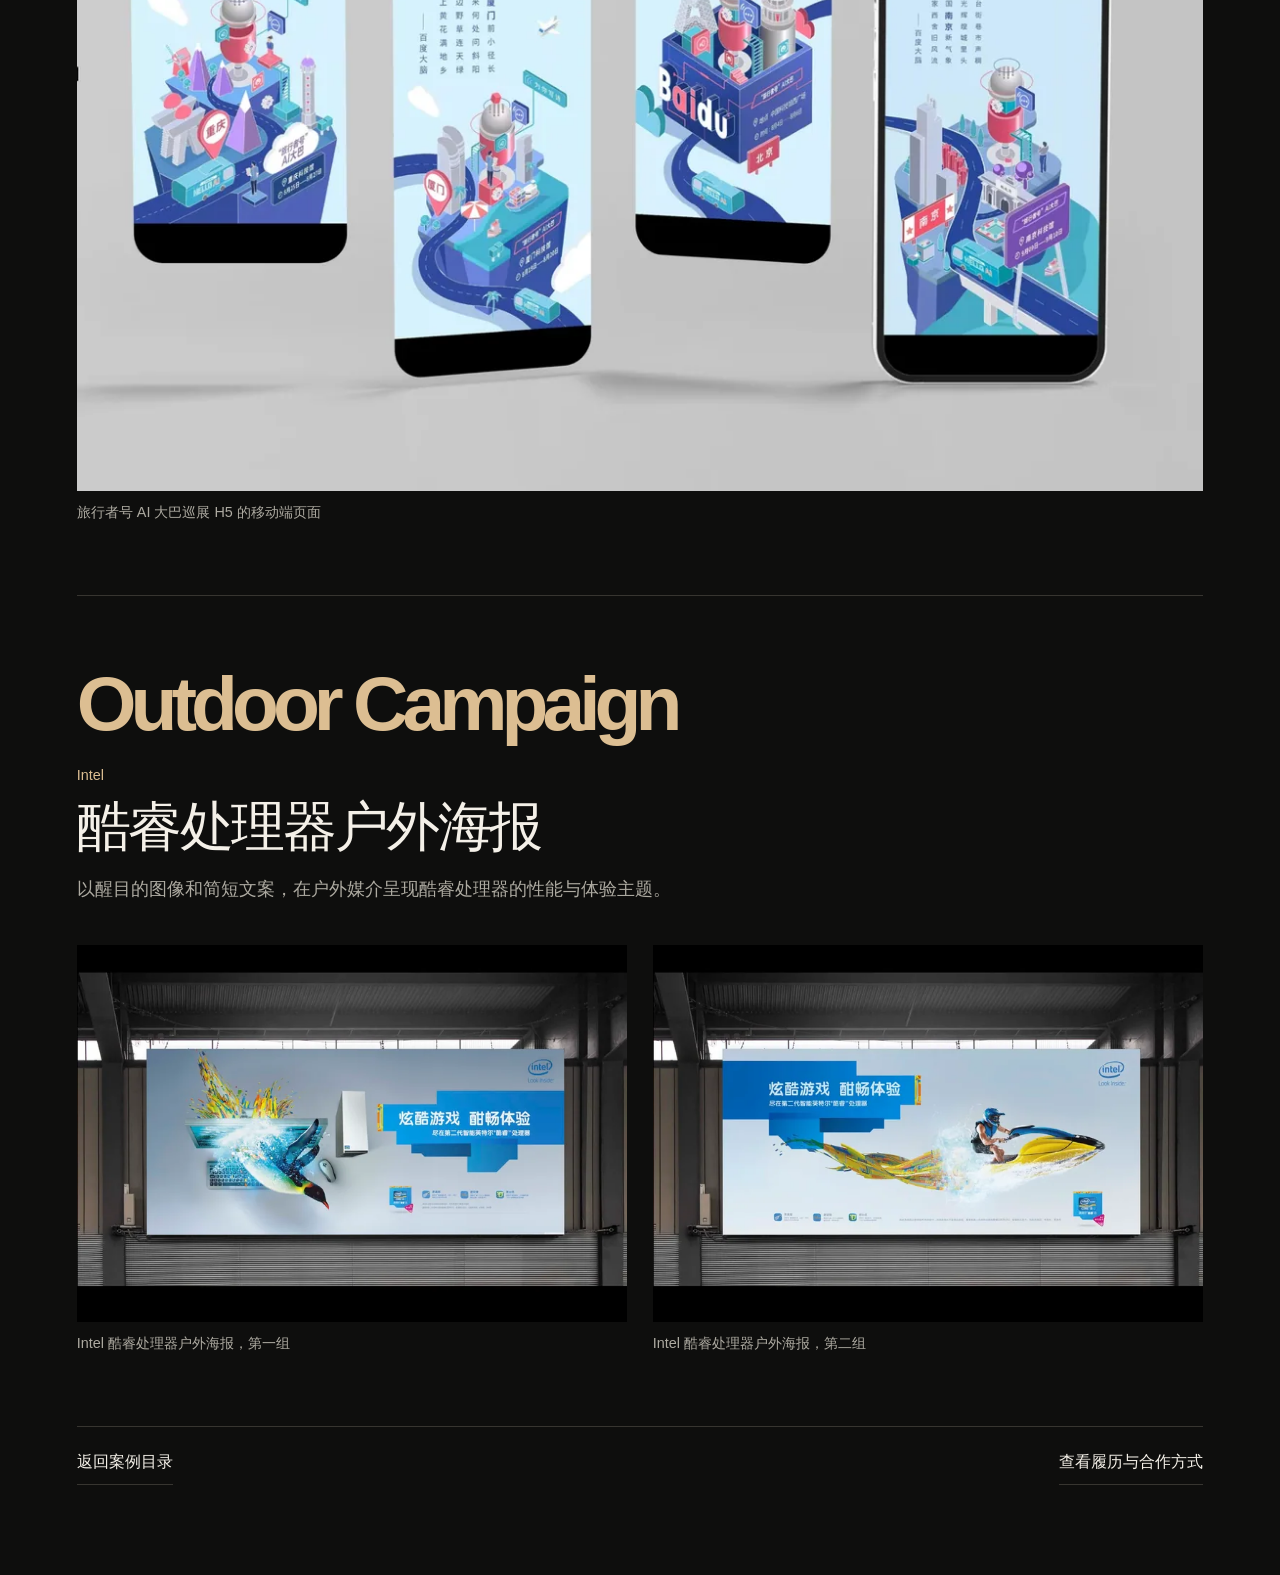
<file: communications.html>
<!doctype html>
<html lang="zh-CN" data-type="service">
<head>
  <meta charset="UTF-8">
  <meta name="viewport" content="width=device-width, initial-scale=1">
  <style>
    html.styles-pending body { visibility: hidden; }
    html { background: #0e0e0d; color: #f4f0e8; color-scheme: dark; }
    body, h1, h2, h3, p, ul, dl, dd, figure { margin: 0; }
    img { display: block; max-width: 100%; }
    .wrap { width: min(1680px, calc(100% - 2 * clamp(24px, 6vw, 112px))); margin-inline: auto; }
    .skip { position: fixed; transform: translateY(-140%); }
    .skip:focus { transform: translateY(0); }
    .header-inner { display: flex; justify-content: space-between; align-items: center; height: 72px; }
    @media (max-width: 640px) {
      .wrap { width: calc(100% - 44px); }
      .header-inner { height: 62px; }
    }
  </style>
  <script>document.documentElement.classList.add('styles-pending');</script>
  <meta name="robots" content="noindex, nofollow">
  <meta name="theme-color" content="#0e0e0d">
  <meta name="page-type" content="service">
  <meta name="site-kind" content="other">
  <meta name="description" content="面向企业报告、集团画册、互动巡展与户外广告，根据不同媒介的阅读场景组织内容，统筹策略、视觉和交付。">
  <title>企业社会责任传播与品牌推广｜李小林 Sean</title>
  <link rel="icon" href="./media/favicon.svg" type="image/svg+xml">
  <link rel="stylesheet" href="./styles.css">
  <link rel="stylesheet" href="./case-studies.css">
  <link rel="stylesheet" href="./assets/motion/editorial-motion.css">
  <script>document.documentElement.classList.remove('styles-pending');</script>
  <script type="module" src="./assets/motion/editorial-motion.js"></script>
  <script type="module" src="./gallery.js"></script>
</head>
<body>
  <a class="skip" href="#main">跳到正文</a>
  <header class="masthead">
    <div class="wrap header-inner">
      <a href="./" class="signature" aria-label="李小林，回到首页"><span>李小林</span><small>SEAN</small></a>
      <nav aria-label="主导航">
        <a href="./#work">案例目录</a>
        <a href="./about.html#contact">联系</a>
      </nav>
    </div>
  </header>
  <main id="main" class="wrap detail-main case-study case-communications" tabindex="-1">
    <header class="detail-header">
      <p class="case-kicker"><span>Step 04</span>企业社会责任传播与品牌推广</p>
      <h1>头部企业传播项目</h1>
      <p class="detail-lead">面向企业报告、集团画册、互动巡展与户外广告，根据不同媒介的阅读场景组织内容，统筹策略、视觉和交付。</p>
    </header>
    <div class="case-facts">
      <dl><dt>我的职责</dt><dd>创意及视觉统筹</dd></dl>
      <dl><dt>项目范围</dt><dd>阿里巴巴集团、方正集团、百度与 Intel</dd></dl>
    </div>
    <nav class="case-index" aria-label="案例章节">
      <a href="#alibaba">阿里巴巴集团</a>
      <a href="#founder">方正集团</a>
      <a href="#baidu-roadshow">百度</a>
      <a href="#intel">Intel</a>
    </nav>
    <section class="case-chapter" id="alibaba" aria-labelledby="alibaba-title">
      <p class="motion-section-title" lang="en">Social Responsibility Report</p>
      <p class="case-topic">阿里巴巴集团</p>
      <h2 id="alibaba-title">2019–2020 社会责任报告</h2>
      <p class="case-intro">用插画建立叙事基调，用信息图与版式呈现集团大事记、社会责任项目和关键内容。</p>
      <div class="case-figures" data-gallery>
      <figure class="case-figure">
        <a href="./media/cases/communications-alibaba-cover.webp" aria-label="放大查看：阿里巴巴集团社会责任报告封面"><img src="./media/cases/communications-alibaba-cover.webp" srcset="./media/cases/communications-alibaba-cover-480w.webp 480w, ./media/cases/communications-alibaba-cover-768w.webp 768w, ./media/cases/communications-alibaba-cover-1152w.webp 1152w, ./media/cases/communications-alibaba-cover.webp 1641w" sizes="(max-width: 640px) calc(100vw - 44px), (max-width: 680px) 88vw, min(826px, 43vw)" alt="阿里巴巴集团社会责任报告封面" width="1641" height="1413" loading="lazy" decoding="async"></a>
        <figcaption>阿里巴巴集团社会责任报告封面</figcaption>
      </figure>
      <figure class="case-figure">
        <a href="./media/cases/communications-alibaba-pages.webp" aria-label="放大查看：社会责任报告内页，展示插画、数据图表与版式系统"><img src="./media/cases/communications-alibaba-pages.webp" srcset="./media/cases/communications-alibaba-pages-480w.webp 480w, ./media/cases/communications-alibaba-pages-768w.webp 768w, ./media/cases/communications-alibaba-pages-1152w.webp 1152w, ./media/cases/communications-alibaba-pages.webp 1640w" sizes="(max-width: 640px) calc(100vw - 44px), (max-width: 680px) 88vw, min(826px, 43vw)" alt="社会责任报告内页，展示插画、数据图表与版式系统" width="1640" height="923" loading="lazy" decoding="async"></a>
        <figcaption>社会责任报告内页，展示插画、数据图表与版式系统</figcaption>
      </figure>
      </div>
    </section>
    <section class="case-chapter" id="founder" aria-labelledby="founder-title">
      <p class="motion-section-title" lang="en">Corporate Brand Book</p>
      <p class="case-topic">方正集团</p>
      <h2 id="founder-title">「方正之道」品牌宣传画册</h2>
      <p class="case-intro">通过精装结构、金属护角和特种纸传达集团形象，内页用黑底留白与印章建立阅读节奏。</p>
      <div class="case-figures" data-gallery>
      <figure class="case-figure">
        <a href="./media/cases/communications-founder-cover.webp" aria-label="放大查看：方正之道精装画册封面与金属护角"><img src="./media/cases/communications-founder-cover.webp" srcset="./media/cases/communications-founder-cover-480w.webp 480w, ./media/cases/communications-founder-cover-768w.webp 768w, ./media/cases/communications-founder-cover-1152w.webp 1152w, ./media/cases/communications-founder-cover.webp 1641w" sizes="(max-width: 640px) calc(100vw - 44px), (max-width: 680px) 88vw, min(826px, 43vw)" alt="方正之道精装画册封面与金属护角" width="1641" height="1398" loading="lazy" decoding="async"></a>
        <figcaption>方正之道精装画册封面与金属护角</figcaption>
      </figure>
      <figure class="case-figure">
        <a href="./media/cases/communications-founder-pages.webp" aria-label="放大查看：方正之道画册内页与工艺细节"><img src="./media/cases/communications-founder-pages.webp" srcset="./media/cases/communications-founder-pages-480w.webp 480w, ./media/cases/communications-founder-pages-768w.webp 768w, ./media/cases/communications-founder-pages-1152w.webp 1152w, ./media/cases/communications-founder-pages.webp 1640w" sizes="(max-width: 640px) calc(100vw - 44px), (max-width: 680px) 88vw, min(826px, 43vw)" alt="方正之道画册内页与工艺细节" width="1640" height="923" loading="lazy" decoding="async"></a>
        <figcaption>方正之道画册内页与工艺细节</figcaption>
      </figure>
      </div>
    </section>
    <section class="case-chapter" id="baidu-roadshow" aria-labelledby="baidu-roadshow-title">
      <p class="motion-section-title" lang="en">Interactive Roadshow</p>
      <p class="case-topic">百度</p>
      <h2 id="baidu-roadshow-title">「旅行者号 AI 大巴」巡展 H5</h2>
      <p class="case-intro">以等距插画和移动端页面承接城市巡展，将 AI 大巴及其应用场景组织成便于浏览的内容。</p>
      <div class="case-figures is-wide" data-gallery>
      <figure class="case-figure">
        <a href="./media/cases/communications-baidu-h5.webp" aria-label="放大查看：旅行者号 AI 大巴巡展 H5 的移动端页面"><img src="./media/cases/communications-baidu-h5.webp" srcset="./media/cases/communications-baidu-h5-480w.webp 480w, ./media/cases/communications-baidu-h5-768w.webp 768w, ./media/cases/communications-baidu-h5-1152w.webp 1152w, ./media/cases/communications-baidu-h5.webp 1641w" sizes="(max-width: 640px) calc(100vw - 44px), min(1680px, 88vw)" alt="旅行者号 AI 大巴巡展 H5 的移动端页面" width="1641" height="1183" loading="lazy" decoding="async"></a>
        <figcaption>旅行者号 AI 大巴巡展 H5 的移动端页面</figcaption>
      </figure>
      </div>
    </section>
    <section class="case-chapter" id="intel" aria-labelledby="intel-title">
      <p class="motion-section-title" lang="en">Outdoor Campaign</p>
      <p class="case-topic">Intel</p>
      <h2 id="intel-title">酷睿处理器户外海报</h2>
      <p class="case-intro">以醒目的图像和简短文案，在户外媒介呈现酷睿处理器的性能与体验主题。</p>
      <div class="case-figures" data-gallery>
      <figure class="case-figure">
        <a href="./media/cases/communications-intel-first.webp" aria-label="放大查看：Intel 酷睿处理器户外海报，第一组"><img src="./media/cases/communications-intel-first.webp" srcset="./media/cases/communications-intel-first-480w.webp 480w, ./media/cases/communications-intel-first-768w.webp 768w, ./media/cases/communications-intel-first-1152w.webp 1152w, ./media/cases/communications-intel-first.webp 1641w" sizes="(max-width: 640px) calc(100vw - 44px), (max-width: 680px) 88vw, min(826px, 43vw)" alt="Intel 酷睿处理器户外海报，第一组" width="1641" height="1123" loading="lazy" decoding="async"></a>
        <figcaption>Intel 酷睿处理器户外海报，第一组</figcaption>
      </figure>
      <figure class="case-figure">
        <a href="./media/cases/communications-intel-second.webp" aria-label="放大查看：Intel 酷睿处理器户外海报，第二组"><img src="./media/cases/communications-intel-second.webp" srcset="./media/cases/communications-intel-second-480w.webp 480w, ./media/cases/communications-intel-second-768w.webp 768w, ./media/cases/communications-intel-second-1152w.webp 1152w, ./media/cases/communications-intel-second.webp 1641w" sizes="(max-width: 640px) calc(100vw - 44px), (max-width: 680px) 88vw, min(826px, 43vw)" alt="Intel 酷睿处理器户外海报，第二组" width="1641" height="1123" loading="lazy" decoding="async"></a>
        <figcaption>Intel 酷睿处理器户外海报，第二组</figcaption>
      </figure>
      </div>
    </section>
    <div class="detail-bottom">
      <a class="editorial-link" href="./#work">返回案例目录</a>
      <a class="editorial-link" href="./about.html">查看履历与合作方式</a>
    </div>
    <dialog id="lightbox" aria-label="作品放大图">
      <div class="dialog-controls">
        <output aria-live="polite"></output>
        <div>
          <button type="button" data-prev>上一张</button>
          <button type="button" data-next>下一张</button>
          <button type="button" data-close>关闭</button>
        </div>
      </div>
      <img class="dialog-image" alt="">
    </dialog>
  </main>
</body>
</html>
</file>
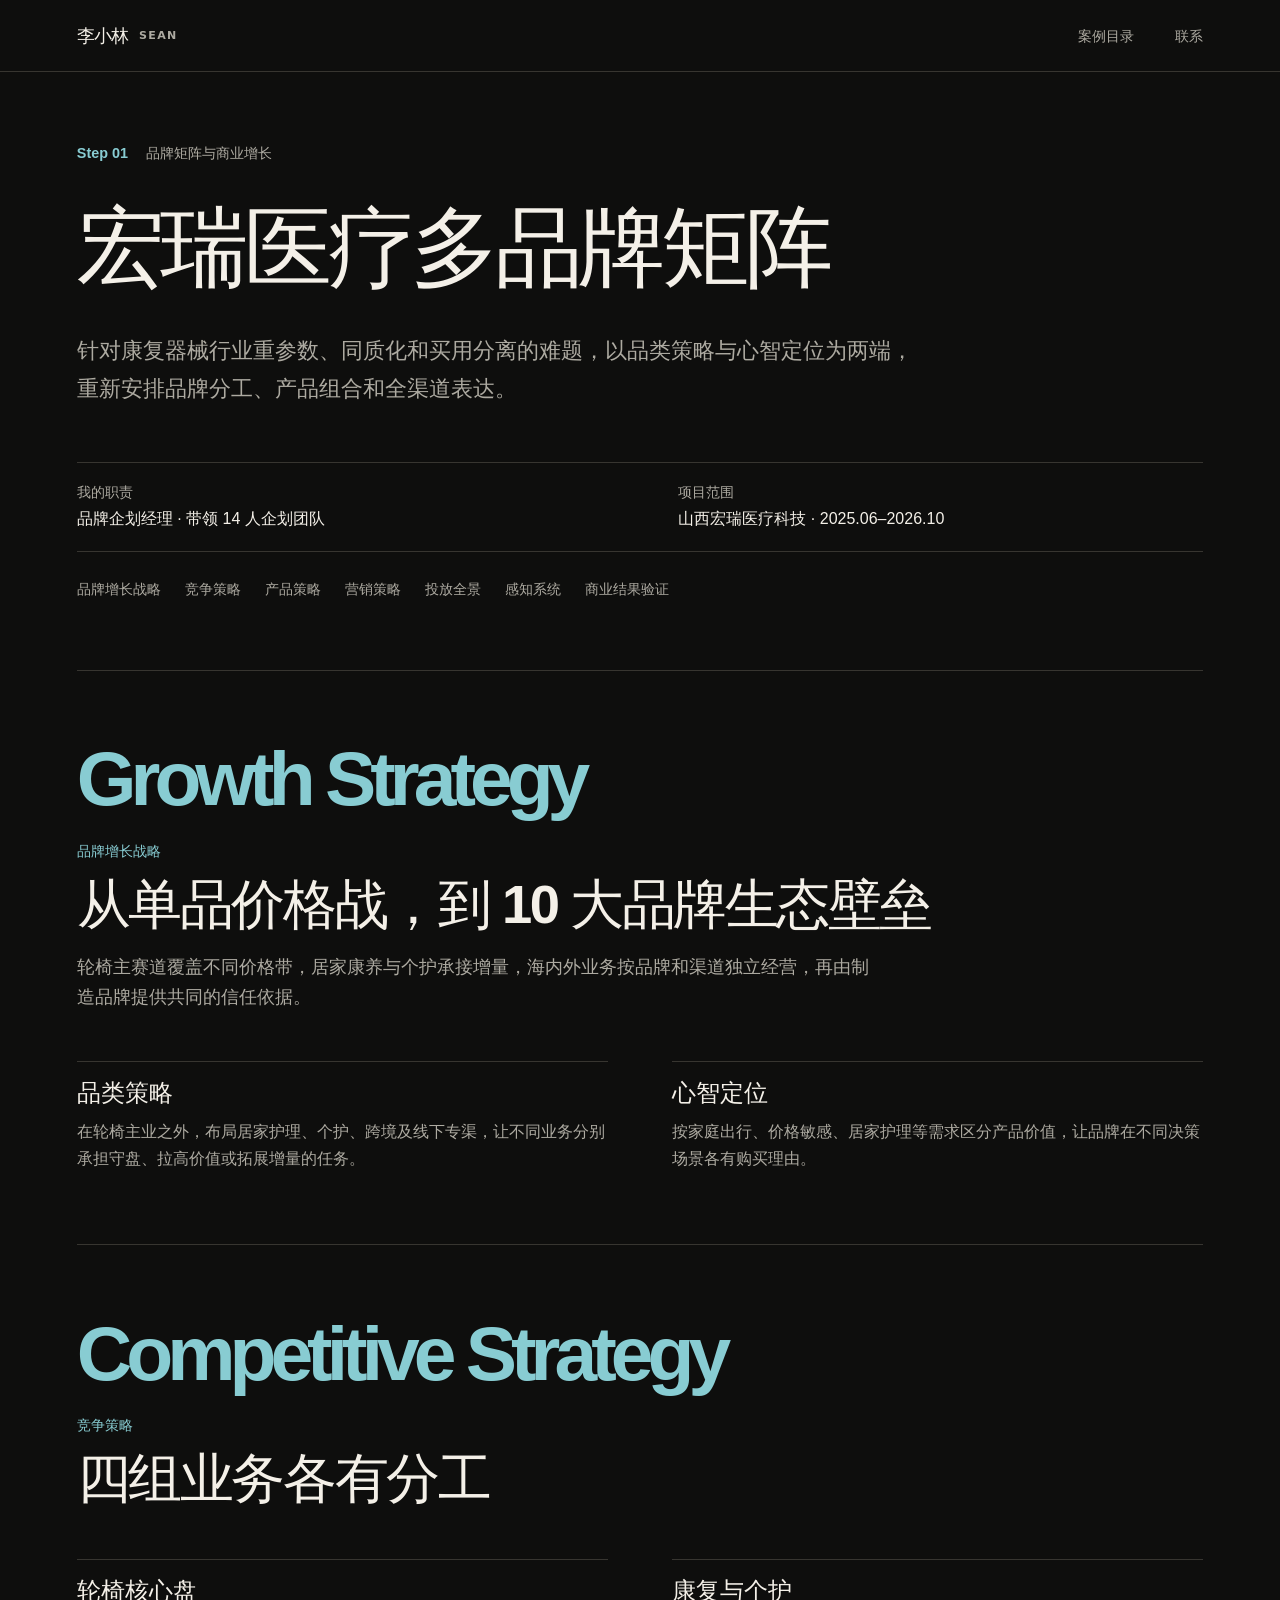
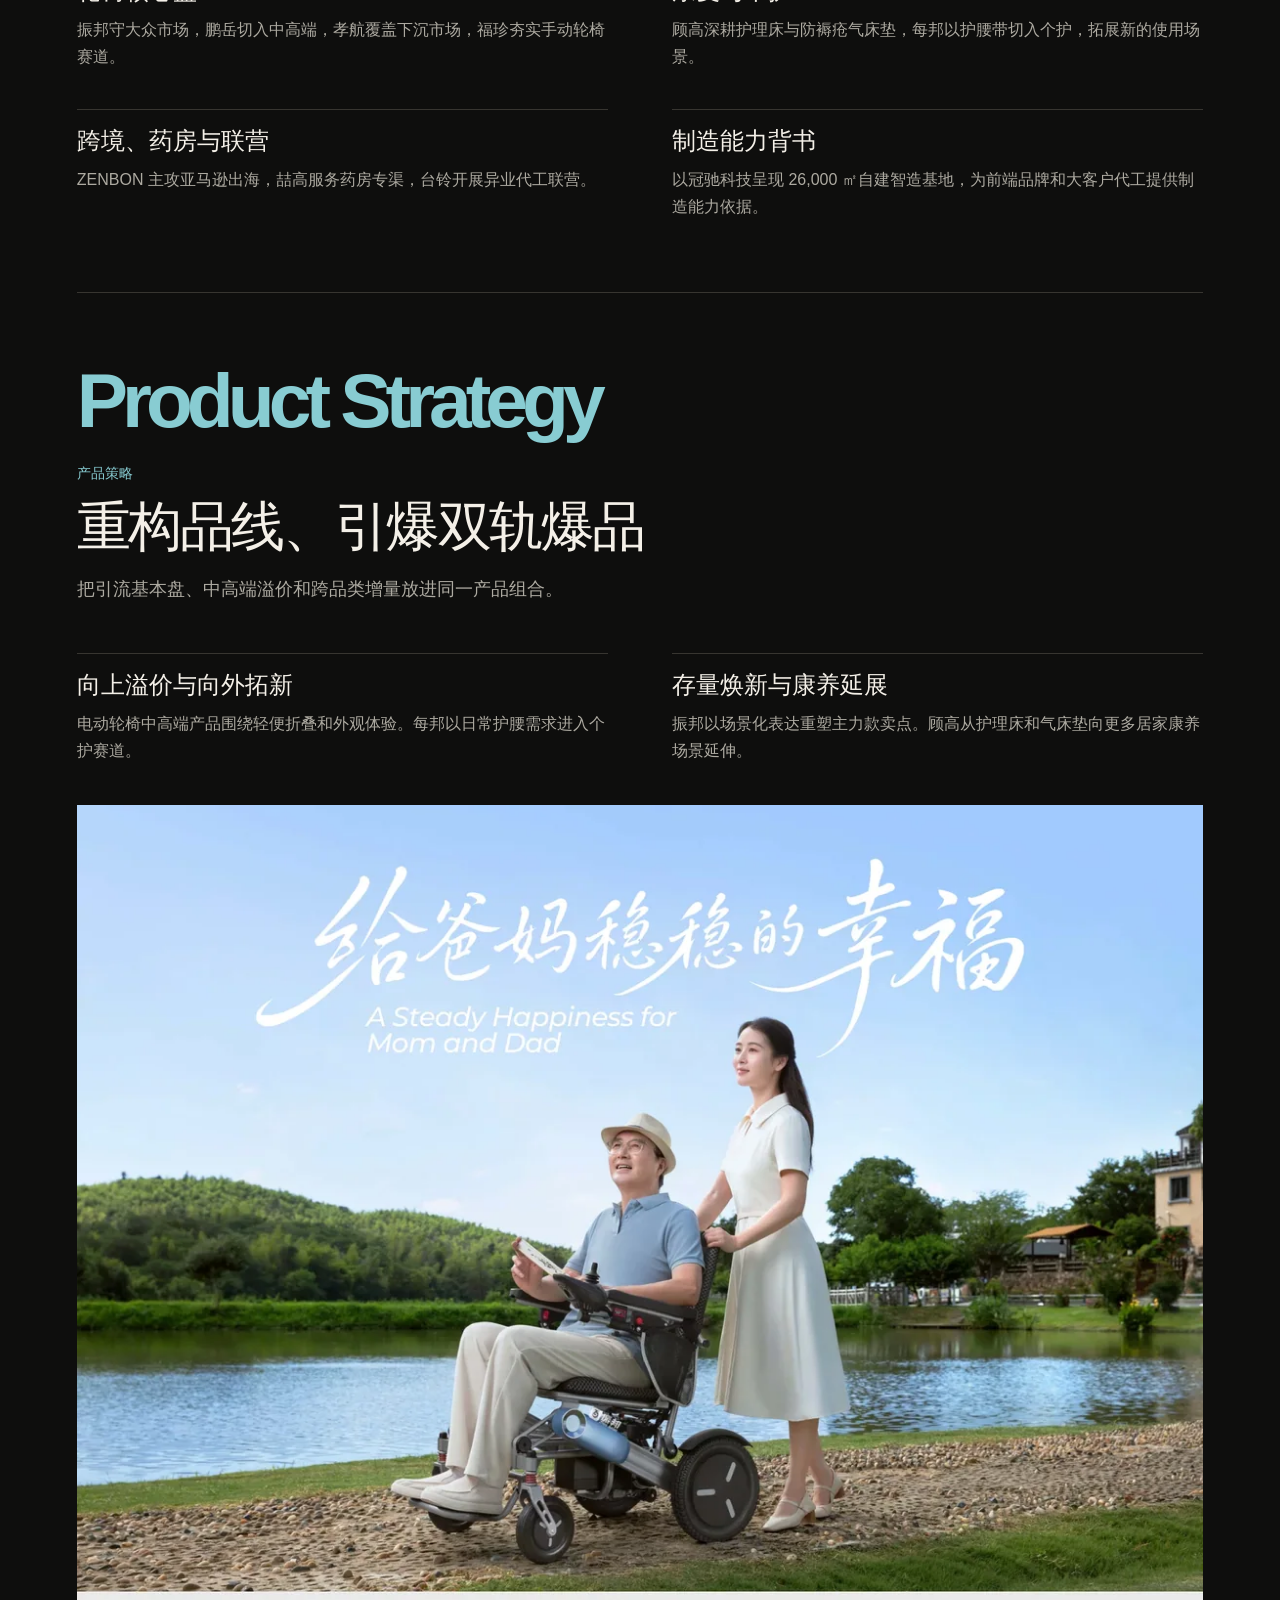
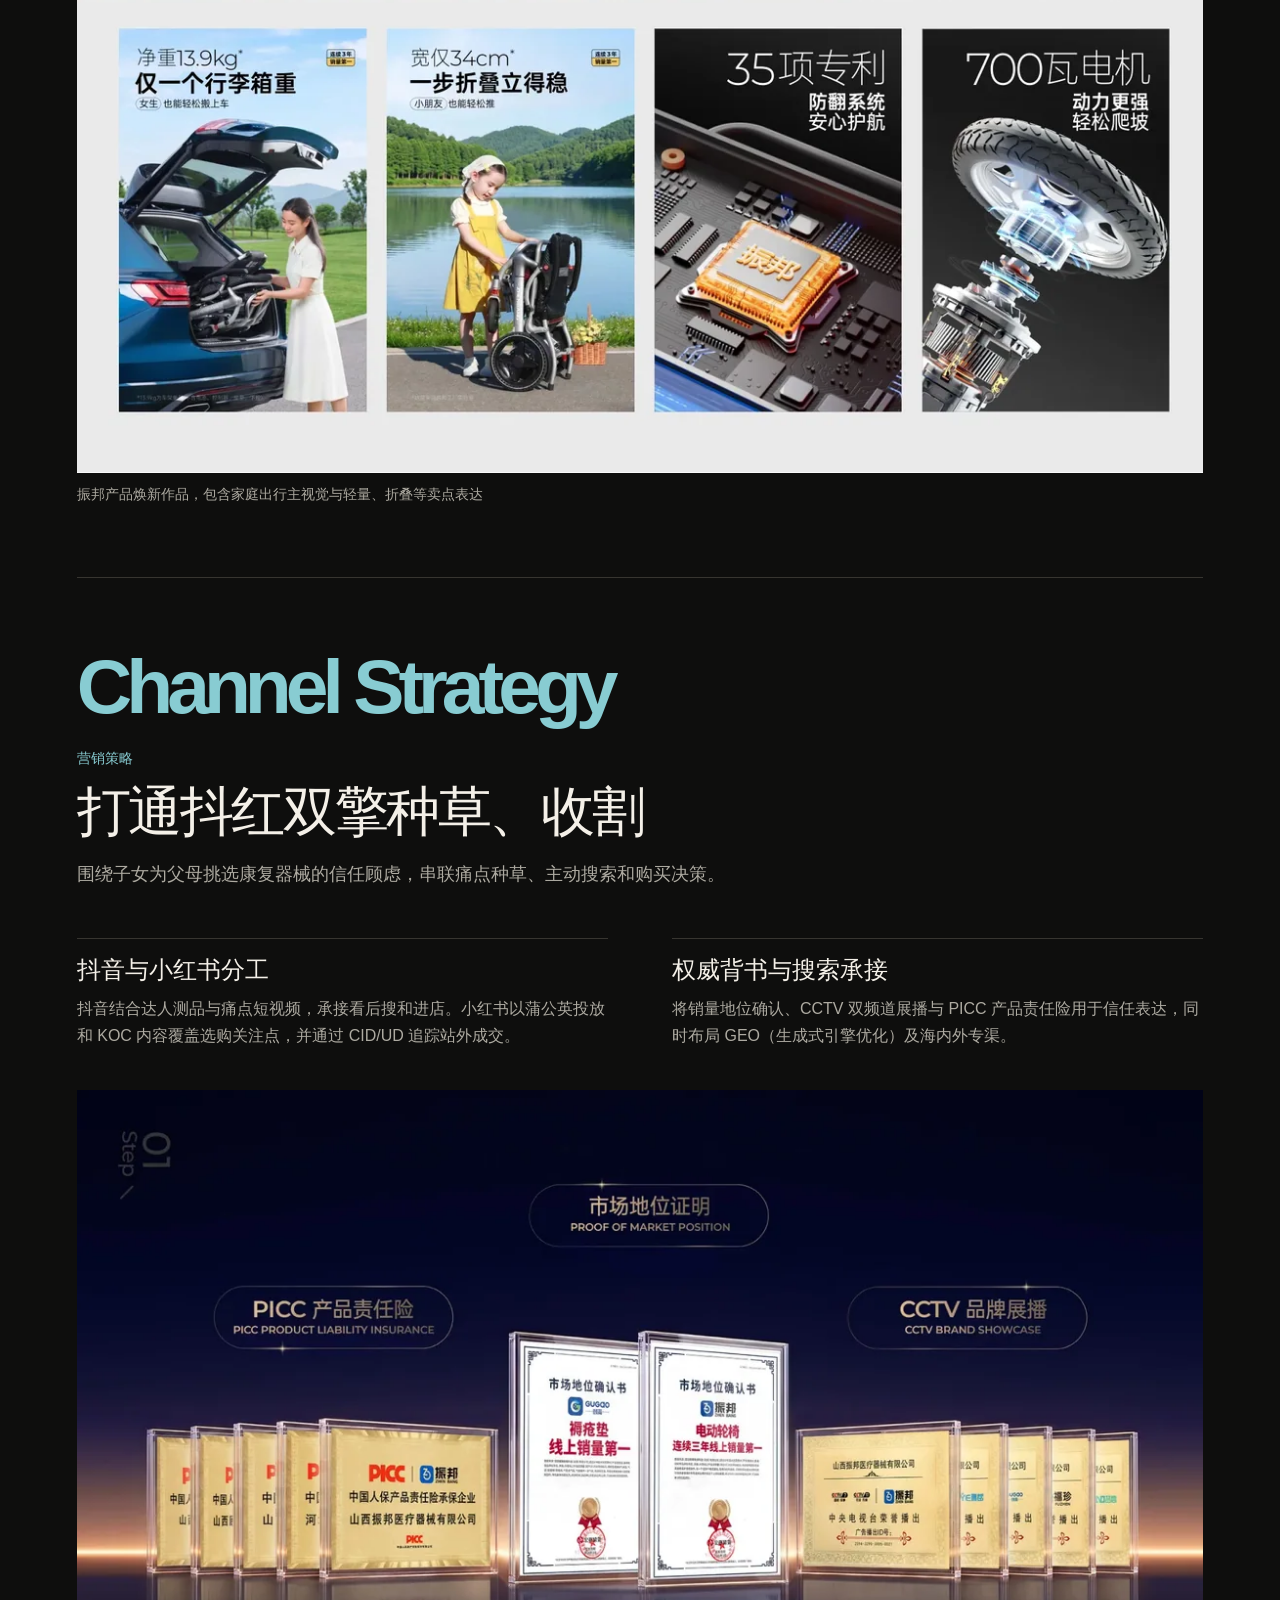
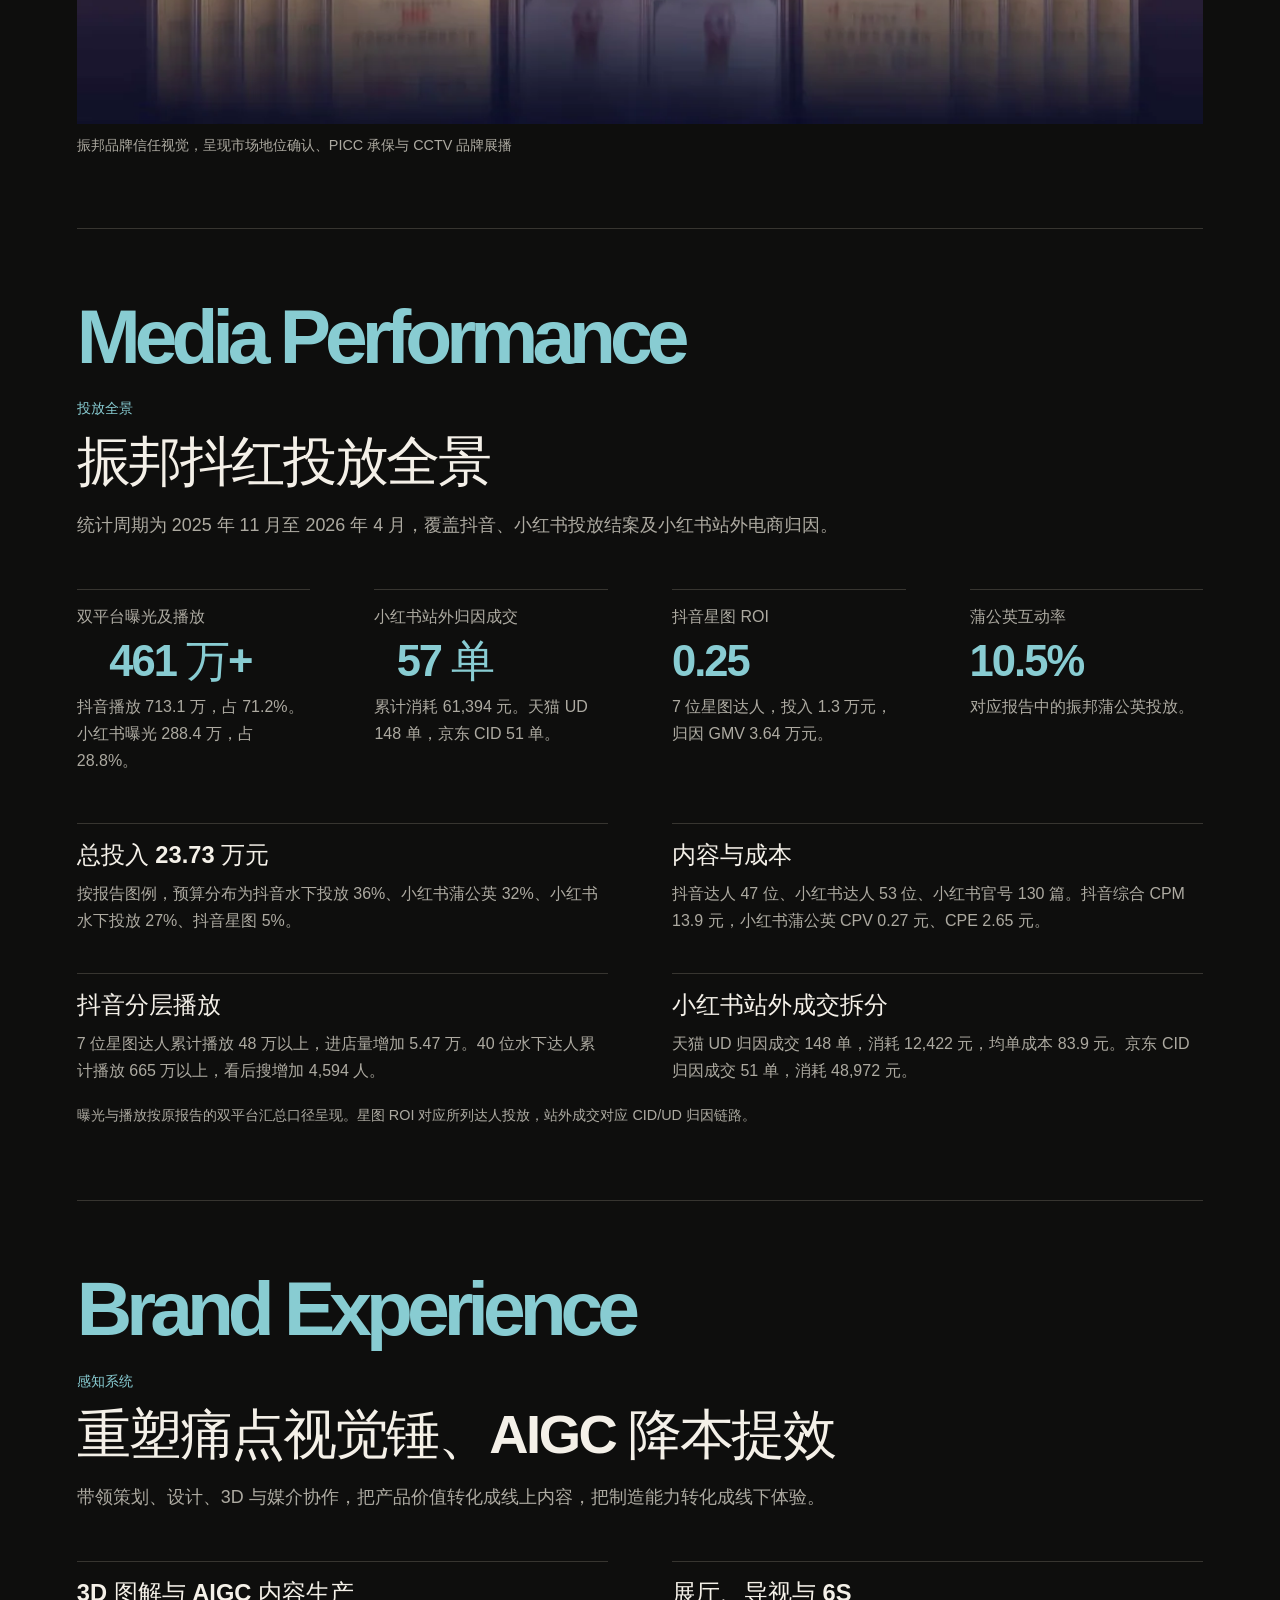
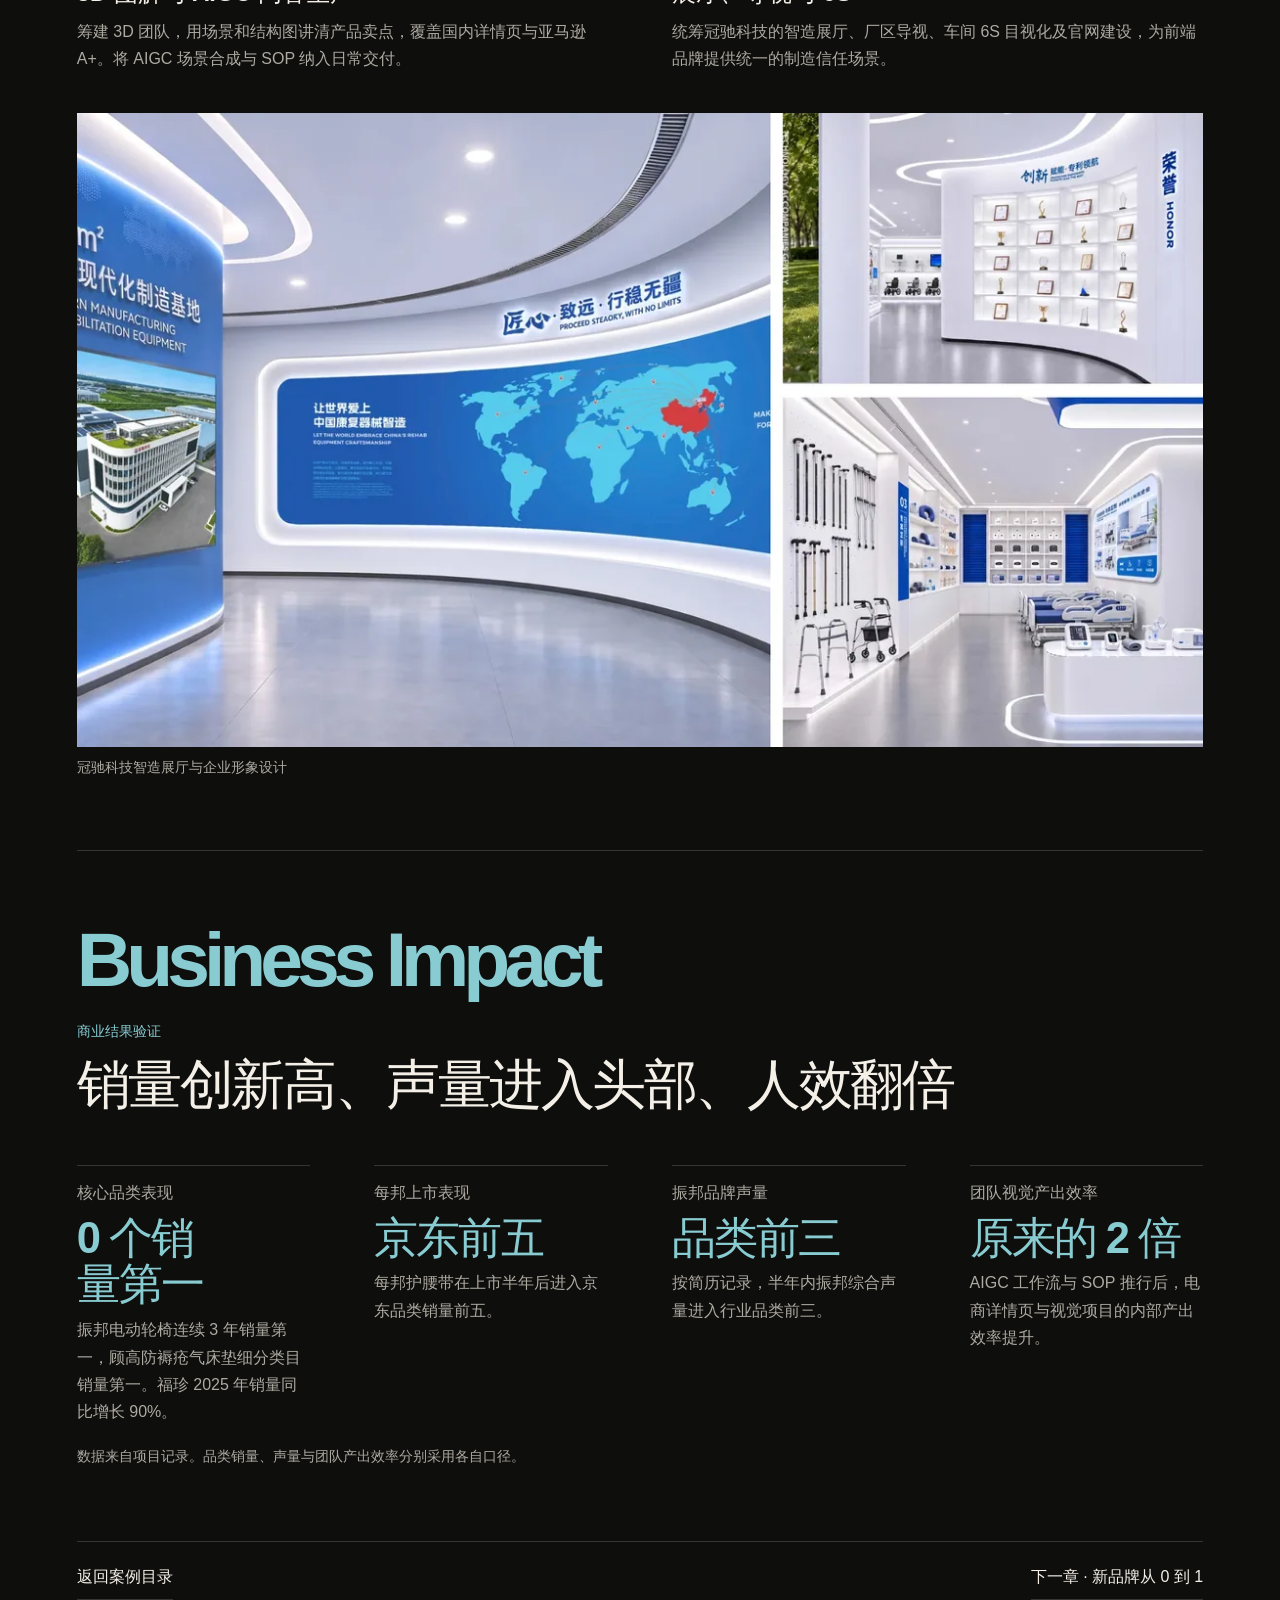
<file: hongrui.html>
<!doctype html>
<html lang="zh-CN" data-type="service">
<head>
  <meta charset="UTF-8">
  <meta name="viewport" content="width=device-width, initial-scale=1">
  <style>
    html.styles-pending body { visibility: hidden; }
    html { background: #0e0e0d; color: #f4f0e8; color-scheme: dark; }
    body, h1, h2, h3, p, ul, dl, dd, figure { margin: 0; }
    img { display: block; max-width: 100%; }
    .wrap { width: min(1680px, calc(100% - 2 * clamp(24px, 6vw, 112px))); margin-inline: auto; }
    .skip { position: fixed; transform: translateY(-140%); }
    .skip:focus { transform: translateY(0); }
    .header-inner { display: flex; justify-content: space-between; align-items: center; height: 72px; }
    @media (max-width: 640px) {
      .wrap { width: calc(100% - 44px); }
      .header-inner { height: 62px; }
    }
  </style>
  <script>document.documentElement.classList.add('styles-pending');</script>
  <meta name="robots" content="noindex, nofollow">
  <meta name="theme-color" content="#0e0e0d">
  <meta name="page-type" content="service">
  <meta name="site-kind" content="other">
  <meta name="description" content="针对康复器械行业重参数、同质化和买用分离的难题，以品类策略与心智定位为两端，重新安排品牌分工、产品组合和全渠道表达。">
  <title>宏瑞医疗｜李小林 Sean</title>
  <link rel="icon" href="./media/favicon.svg" type="image/svg+xml">
  <link rel="stylesheet" href="./styles.css">
  <link rel="stylesheet" href="./case-studies.css">
  <link rel="stylesheet" href="./assets/motion/editorial-motion.css">
  <script>document.documentElement.classList.remove('styles-pending');</script>
  <script type="module" src="./assets/motion/editorial-motion.js"></script>
  <script type="module" src="./gallery.js"></script>
</head>
<body>
  <a class="skip" href="#main">跳到正文</a>
  <header class="masthead">
    <div class="wrap header-inner">
      <a href="./" class="signature" aria-label="李小林，回到首页"><span>李小林</span><small>SEAN</small></a>
      <nav aria-label="主导航">
        <a href="./#work">案例目录</a>
        <a href="./about.html#contact">联系</a>
      </nav>
    </div>
  </header>
  <main id="main" class="wrap detail-main case-study case-hongrui" tabindex="-1">
    <header class="detail-header">
      <p class="case-kicker"><span>Step 01</span>品牌矩阵与商业增长</p>
      <h1>宏瑞医疗多品牌矩阵</h1>
      <p class="detail-lead">针对康复器械行业重参数、同质化和买用分离的难题，以品类策略与心智定位为两端，重新安排品牌分工、产品组合和全渠道表达。</p>
    </header>
    <div class="case-facts">
      <dl><dt>我的职责</dt><dd>品牌企划经理 · 带领 14 人企划团队</dd></dl>
      <dl><dt>项目范围</dt><dd>山西宏瑞医疗科技 · 2025.06–2026.10</dd></dl>
    </div>
    <nav class="case-index" aria-label="案例章节">
      <a href="#growth-strategy">品牌增长战略</a>
      <a href="#competition">竞争策略</a>
      <a href="#product">产品策略</a>
      <a href="#marketing">营销策略</a>
      <a href="#media-data">投放全景</a>
      <a href="#perception">感知系统</a>
      <a href="#results">商业结果验证</a>
    </nav>
    <section class="case-chapter" id="growth-strategy" aria-labelledby="growth-strategy-title">
      <p class="motion-section-title" lang="en">Growth Strategy</p>
      <p class="case-topic">品牌增长战略</p>
      <h2 id="growth-strategy-title">从单品价格战，到 10 大品牌生态壁垒</h2>
      <p class="case-intro">轮椅主赛道覆盖不同价格带，居家康养与个护承接增量，海内外业务按品牌和渠道独立经营，再由制造品牌提供共同的信任依据。</p>
      <dl class="case-points">
        <div><dt>品类策略</dt><dd>在轮椅主业之外，布局居家护理、个护、跨境及线下专渠，让不同业务分别承担守盘、拉高价值或拓展增量的任务。</dd></div>
        <div><dt>心智定位</dt><dd>按家庭出行、价格敏感、居家护理等需求区分产品价值，让品牌在不同决策场景各有购买理由。</dd></div>
      </dl>
    </section>
    <section class="case-chapter" id="competition" aria-labelledby="competition-title">
      <p class="motion-section-title" lang="en">Competitive Strategy</p>
      <p class="case-topic">竞争策略</p>
      <h2 id="competition-title">四组业务各有分工</h2>
      <dl class="case-points">
        <div><dt>轮椅核心盘</dt><dd>振邦守大众市场，鹏岳切入中高端，孝航覆盖下沉市场，福珍夯实手动轮椅赛道。</dd></div>
        <div><dt>康复与个护</dt><dd>顾高深耕护理床与防褥疮气床垫，每邦以护腰带切入个护，拓展新的使用场景。</dd></div>
        <div><dt>跨境、药房与联营</dt><dd>ZENBON 主攻亚马逊出海，喆高服务药房专渠，台铃开展异业代工联营。</dd></div>
        <div><dt>制造能力背书</dt><dd>以冠驰科技呈现 26,000 ㎡自建智造基地，为前端品牌和大客户代工提供制造能力依据。</dd></div>
      </dl>
    </section>
    <section class="case-chapter" id="product" aria-labelledby="product-title">
      <p class="motion-section-title" lang="en">Product Strategy</p>
      <p class="case-topic">产品策略</p>
      <h2 id="product-title">重构品线、引爆双轨爆品</h2>
      <p class="case-intro">把引流基本盘、中高端溢价和跨品类增量放进同一产品组合。</p>
      <dl class="case-points">
        <div><dt>向上溢价与向外拓新</dt><dd>电动轮椅中高端产品围绕轻便折叠和外观体验。每邦以日常护腰需求进入个护赛道。</dd></div>
        <div><dt>存量焕新与康养延展</dt><dd>振邦以场景化表达重塑主力款卖点。顾高从护理床和气床垫向更多居家康养场景延伸。</dd></div>
      </dl><div class="case-figures is-wide" data-gallery>
      <figure class="case-figure">
        <a href="./media/cases/hongrui-product.webp" aria-label="放大查看：振邦产品焕新作品，包含家庭出行主视觉与轻量、折叠等卖点表达"><img src="./media/cases/hongrui-product.webp" srcset="./media/cases/hongrui-product-480w.webp 480w, ./media/cases/hongrui-product-768w.webp 768w, ./media/cases/hongrui-product-1152w.webp 1152w, ./media/cases/hongrui-product.webp 1640w" sizes="(max-width: 640px) calc(100vw - 44px), min(1680px, 88vw)" alt="振邦产品焕新作品，包含家庭出行主视觉与轻量、折叠等卖点表达" width="1640" height="1846" loading="lazy" decoding="async"></a>
        <figcaption>振邦产品焕新作品，包含家庭出行主视觉与轻量、折叠等卖点表达</figcaption>
      </figure>
      </div>
    </section>
    <section class="case-chapter" id="marketing" aria-labelledby="marketing-title">
      <p class="motion-section-title" lang="en">Channel Strategy</p>
      <p class="case-topic">营销策略</p>
      <h2 id="marketing-title">打通抖红双擎种草、收割</h2>
      <p class="case-intro">围绕子女为父母挑选康复器械的信任顾虑，串联痛点种草、主动搜索和购买决策。</p>
      <dl class="case-points">
        <div><dt>抖音与小红书分工</dt><dd>抖音结合达人测品与痛点短视频，承接看后搜和进店。小红书以蒲公英投放和 KOC 内容覆盖选购关注点，并通过 CID/UD 追踪站外成交。</dd></div>
        <div><dt>权威背书与搜索承接</dt><dd>将销量地位确认、CCTV 双频道展播与 PICC 产品责任险用于信任表达，同时布局 GEO（生成式引擎优化）及海内外专渠。</dd></div>
      </dl><div class="case-figures is-wide" data-gallery>
      <figure class="case-figure">
        <a href="./media/cases/hongrui-trust.webp" aria-label="放大查看：振邦品牌信任视觉，呈现市场地位确认、PICC 承保与 CCTV 品牌展播"><img src="./media/cases/hongrui-trust.webp" srcset="./media/cases/hongrui-trust-480w.webp 480w, ./media/cases/hongrui-trust-768w.webp 768w, ./media/cases/hongrui-trust-1152w.webp 1152w, ./media/cases/hongrui-trust.webp 1640w" sizes="(max-width: 640px) calc(100vw - 44px), min(1680px, 88vw)" alt="振邦品牌信任视觉，呈现市场地位确认、PICC 承保与 CCTV 品牌展播" width="1640" height="923" loading="lazy" decoding="async"></a>
        <figcaption>振邦品牌信任视觉，呈现市场地位确认、PICC 承保与 CCTV 品牌展播</figcaption>
      </figure>
      </div>
    </section>
    <section class="case-chapter" id="media-data" aria-labelledby="media-data-title">
      <p class="motion-section-title" lang="en">Media Performance</p>
      <p class="case-topic">投放全景</p>
      <h2 id="media-data-title">振邦抖红投放全景</h2>
      <p class="case-intro">统计周期为 2025 年 11 月至 2026 年 4 月，覆盖抖音、小红书投放结案及小红书站外电商归因。</p>
      <dl class="case-metrics">
        <div><dt>双平台曝光及播放</dt><dd><strong><span class="count-up"><span>1,001</span></span> 万+</strong><p>抖音播放 713.1 万，占 71.2%。小红书曝光 288.4 万，占 28.8%。</p></dd></div>
        <div><dt>小红书站外归因成交</dt><dd><strong><span class="count-up"><span>199</span></span> 单</strong><p>累计消耗 61,394 元。天猫 UD 148 单，京东 CID 51 单。</p></dd></div>
        <div><dt>抖音星图 ROI</dt><dd><strong><span class="count-up"><span>2.80</span></span></strong><p>7 位星图达人，投入 1.3 万元，归因 GMV 3.64 万元。</p></dd></div>
        <div><dt>蒲公英互动率</dt><dd><strong><span class="count-up"><span>10.5</span></span>%</strong><p>对应报告中的振邦蒲公英投放。</p></dd></div>
      </dl><dl class="case-points">
        <div><dt>总投入 23.73 万元</dt><dd>按报告图例，预算分布为抖音水下投放 36%、小红书蒲公英 32%、小红书水下投放 27%、抖音星图 5%。</dd></div>
        <div><dt>内容与成本</dt><dd>抖音达人 47 位、小红书达人 53 位、小红书官号 130 篇。抖音综合 CPM 13.9 元，小红书蒲公英 CPV 0.27 元、CPE 2.65 元。</dd></div>
        <div><dt>抖音分层播放</dt><dd>7 位星图达人累计播放 48 万以上，进店量增加 5.47 万。40 位水下达人累计播放 665 万以上，看后搜增加 4,594 人。</dd></div>
        <div><dt>小红书站外成交拆分</dt><dd>天猫 UD 归因成交 148 单，消耗 12,422 元，均单成本 83.9 元。京东 CID 归因成交 51 单，消耗 48,972 元。</dd></div>
      </dl><p class="case-footnote">曝光与播放按原报告的双平台汇总口径呈现。星图 ROI 对应所列达人投放，站外成交对应 CID/UD 归因链路。</p>
    </section>
    <section class="case-chapter" id="perception" aria-labelledby="perception-title">
      <p class="motion-section-title" lang="en">Brand Experience</p>
      <p class="case-topic">感知系统</p>
      <h2 id="perception-title">重塑痛点视觉锤、AIGC 降本提效</h2>
      <p class="case-intro">带领策划、设计、3D 与媒介协作，把产品价值转化成线上内容，把制造能力转化成线下体验。</p>
      <dl class="case-points">
        <div><dt>3D 图解与 AIGC 内容生产</dt><dd>筹建 3D 团队，用场景和结构图讲清产品卖点，覆盖国内详情页与亚马逊 A+。将 AIGC 场景合成与 SOP 纳入日常交付。</dd></div>
        <div><dt>展厅、导视与 6S</dt><dd>统筹冠驰科技的智造展厅、厂区导视、车间 6S 目视化及官网建设，为前端品牌提供统一的制造信任场景。</dd></div>
      </dl><div class="case-figures is-wide" data-gallery>
      <figure class="case-figure">
        <a href="./media/cases/hongrui-showroom.webp" aria-label="放大查看：冠驰科技智造展厅与企业形象设计"><img src="./media/cases/hongrui-showroom.webp" srcset="./media/cases/hongrui-showroom-480w.webp 480w, ./media/cases/hongrui-showroom-768w.webp 768w, ./media/cases/hongrui-showroom-1152w.webp 1152w, ./media/cases/hongrui-showroom.webp 1640w" sizes="(max-width: 640px) calc(100vw - 44px), min(1680px, 88vw)" alt="冠驰科技智造展厅与企业形象设计" width="1640" height="923" loading="lazy" decoding="async"></a>
        <figcaption>冠驰科技智造展厅与企业形象设计</figcaption>
      </figure>
      </div>
    </section>
    <section class="case-chapter" id="results" aria-labelledby="results-title">
      <p class="motion-section-title" lang="en">Business Impact</p>
      <p class="case-topic">商业结果验证</p>
      <h2 id="results-title">销量创新高、声量进入头部、人效翻倍</h2>
      <dl class="case-metrics">
        <div><dt>核心品类表现</dt><dd><strong><span class="count-up"><span>2</span></span> 个销量第一</strong><p>振邦电动轮椅连续 3 年销量第一，顾高防褥疮气床垫细分类目销量第一。福珍 2025 年销量同比增长 90%。</p></dd></div>
        <div><dt>每邦上市表现</dt><dd><strong>京东前五</strong><p>每邦护腰带在上市半年后进入京东品类销量前五。</p></dd></div>
        <div><dt>振邦品牌声量</dt><dd><strong>品类前三</strong><p>按简历记录，半年内振邦综合声量进入行业品类前三。</p></dd></div>
        <div><dt>团队视觉产出效率</dt><dd><strong>原来的 <span class="count-up"><span>2</span></span> 倍</strong><p>AIGC 工作流与 SOP 推行后，电商详情页与视觉项目的内部产出效率提升。</p></dd></div>
      </dl><p class="case-footnote">数据来自项目记录。品类销量、声量与团队产出效率分别采用各自口径。</p>
    </section>
    <div class="detail-bottom">
      <a class="editorial-link" href="./#work">返回案例目录</a>
      <a class="editorial-link" href="./mebang.html">下一章 · 新品牌从 0 到 1</a>
    </div>
    <dialog id="lightbox" aria-label="作品放大图">
      <div class="dialog-controls">
        <output aria-live="polite"></output>
        <div>
          <button type="button" data-prev>上一张</button>
          <button type="button" data-next>下一张</button>
          <button type="button" data-close>关闭</button>
        </div>
      </div>
      <img class="dialog-image" alt="">
    </dialog>
  </main>
</body>
</html>
</file>
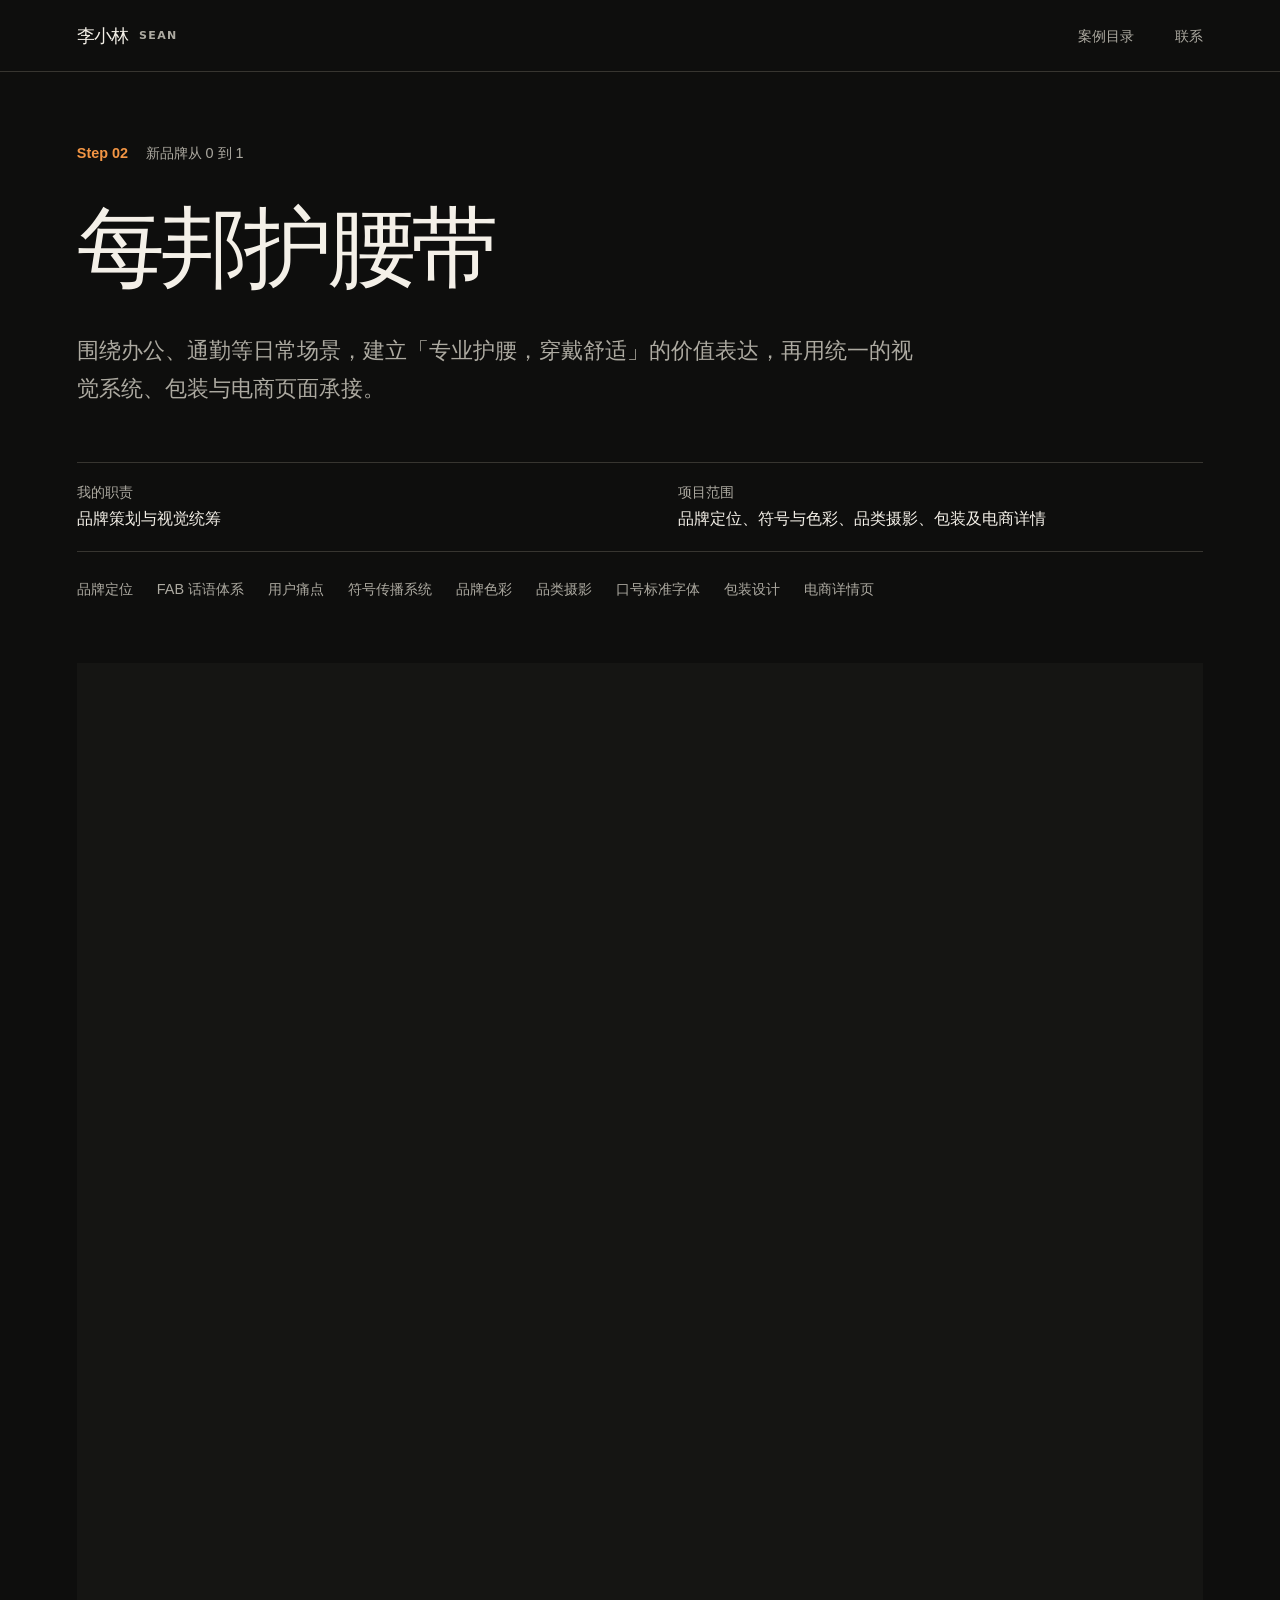
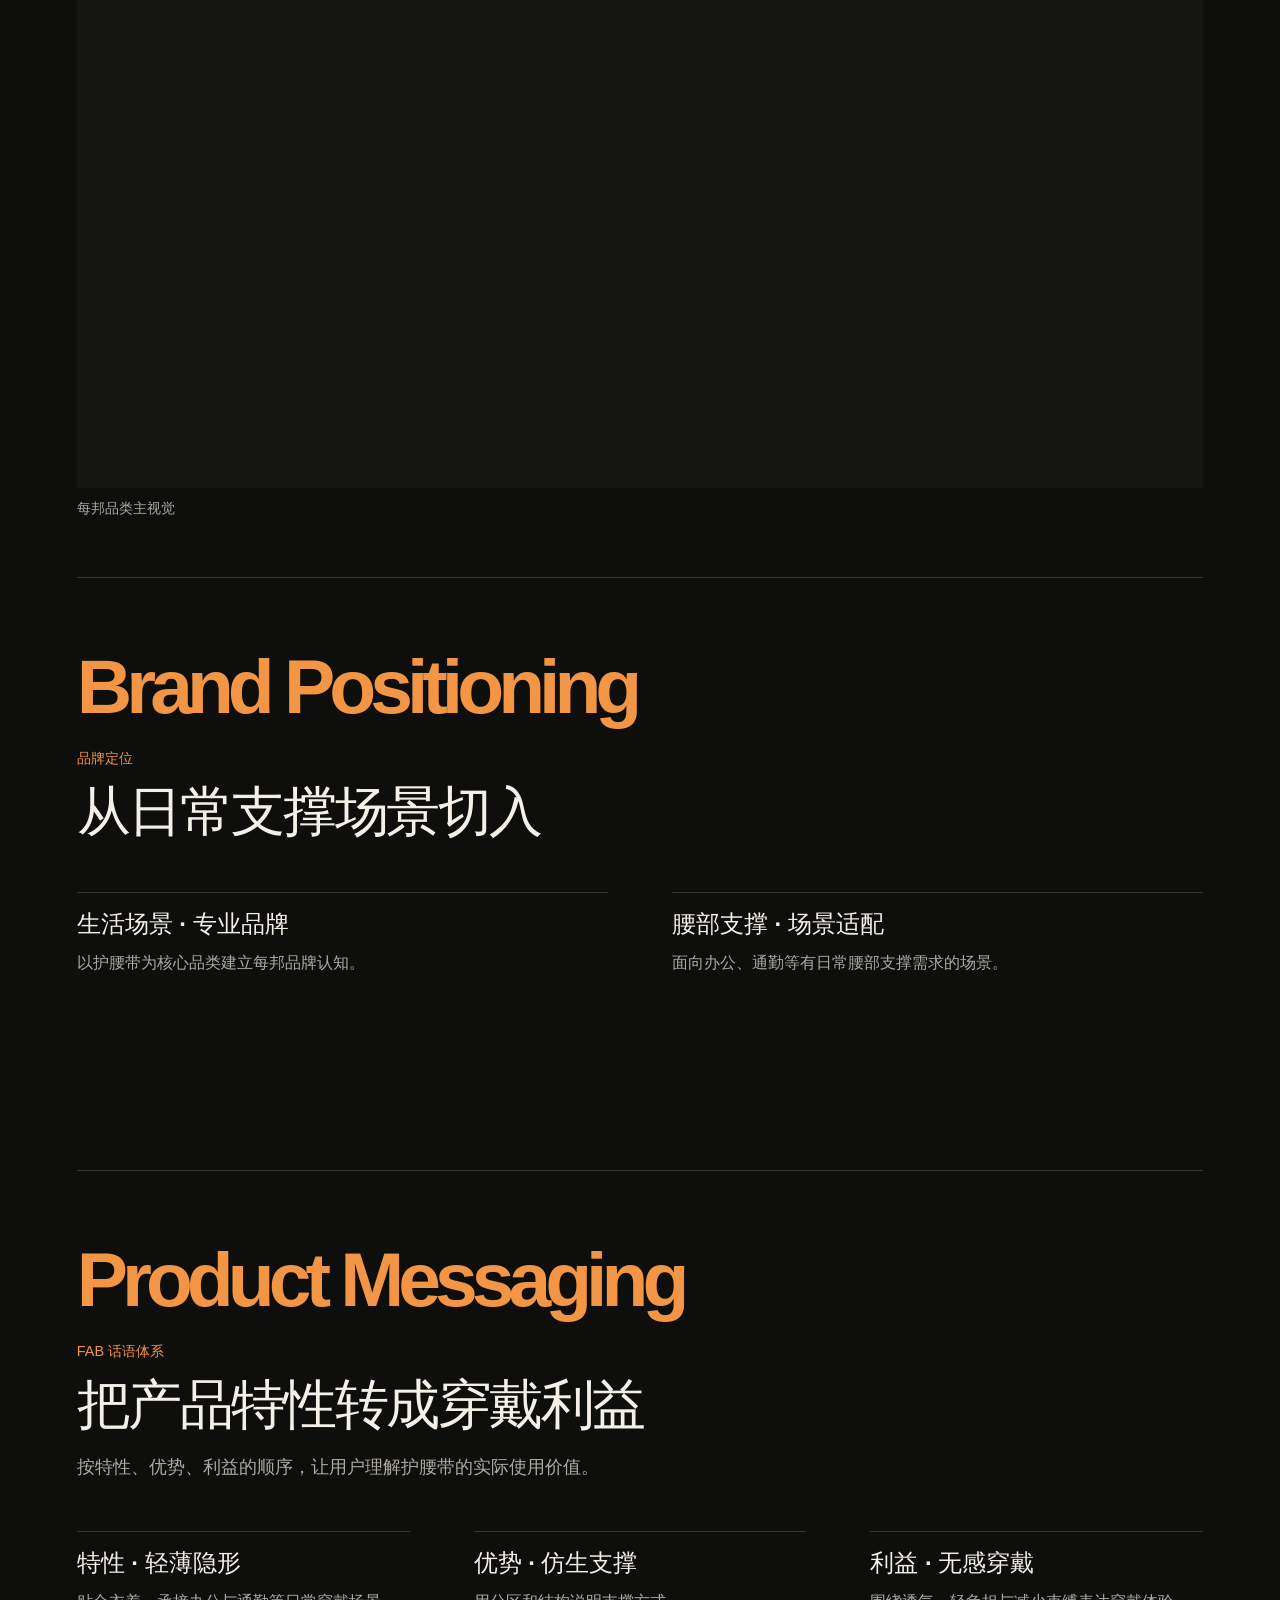
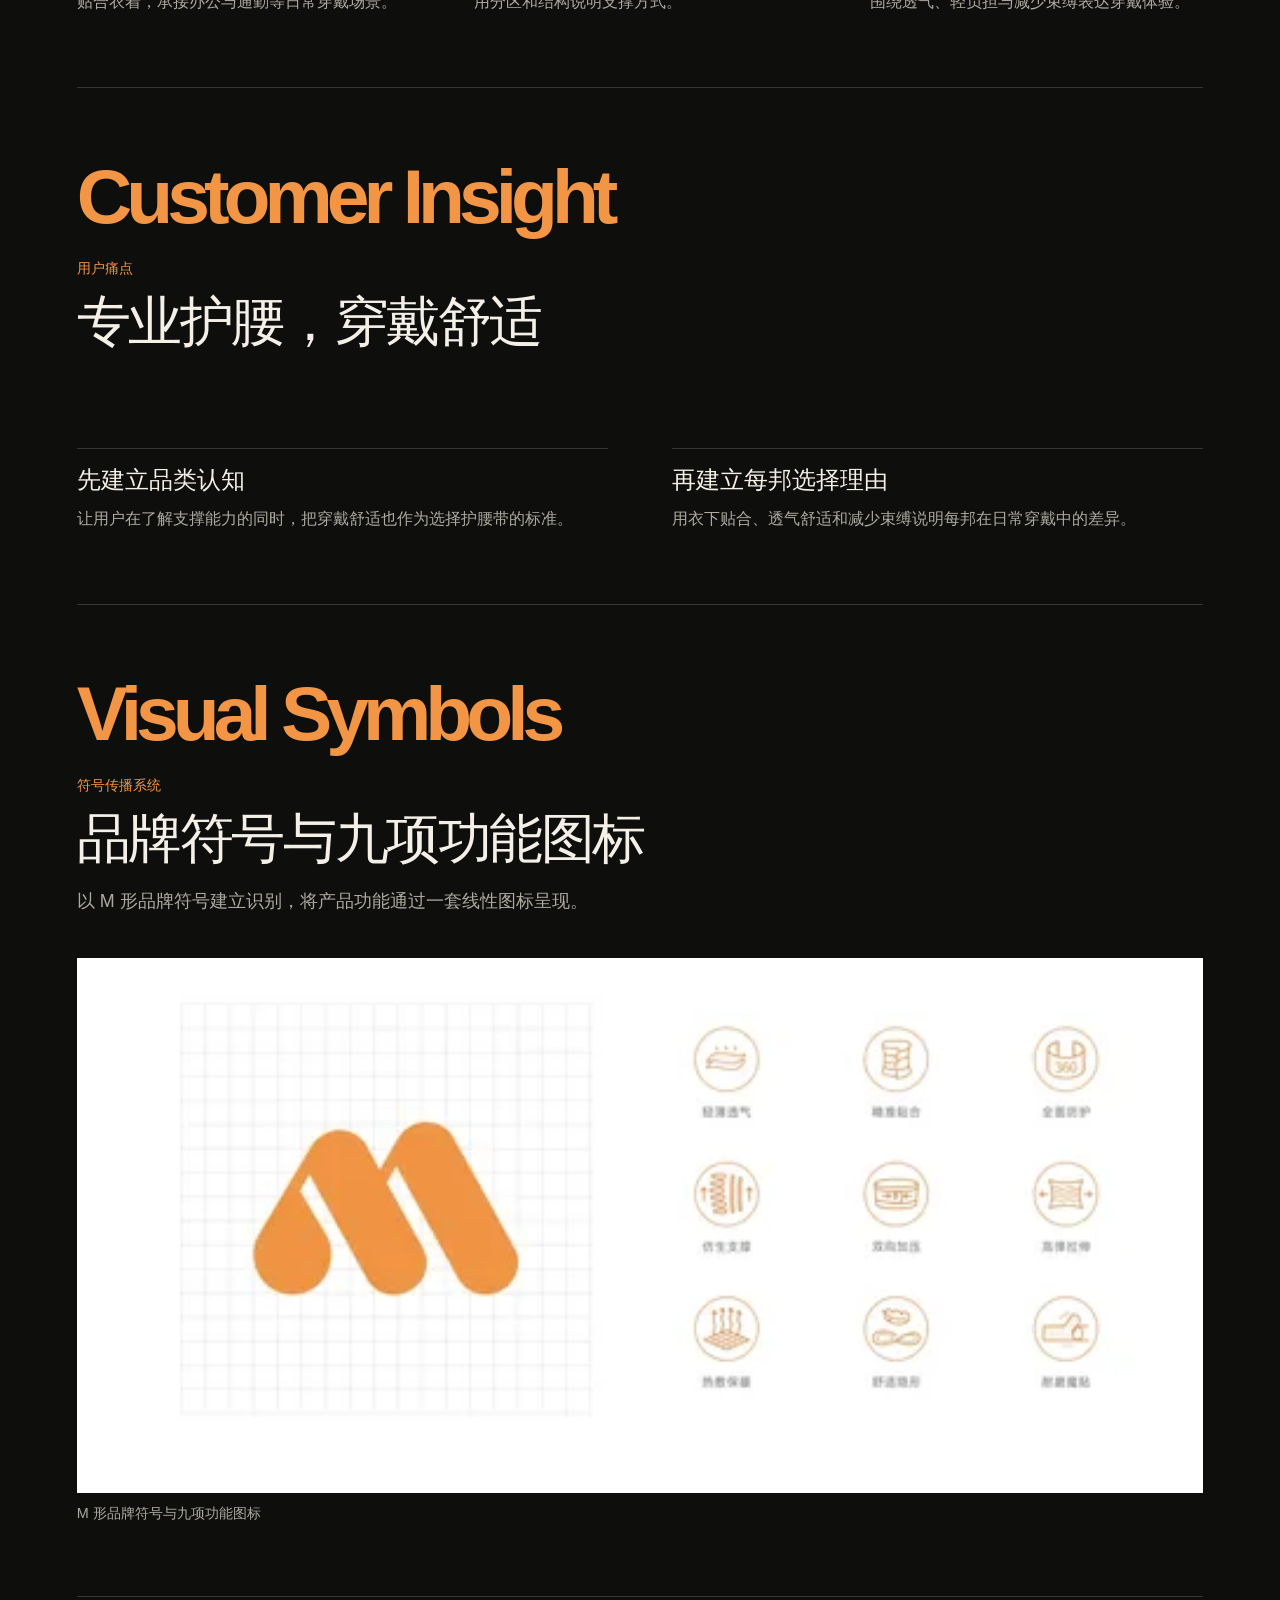
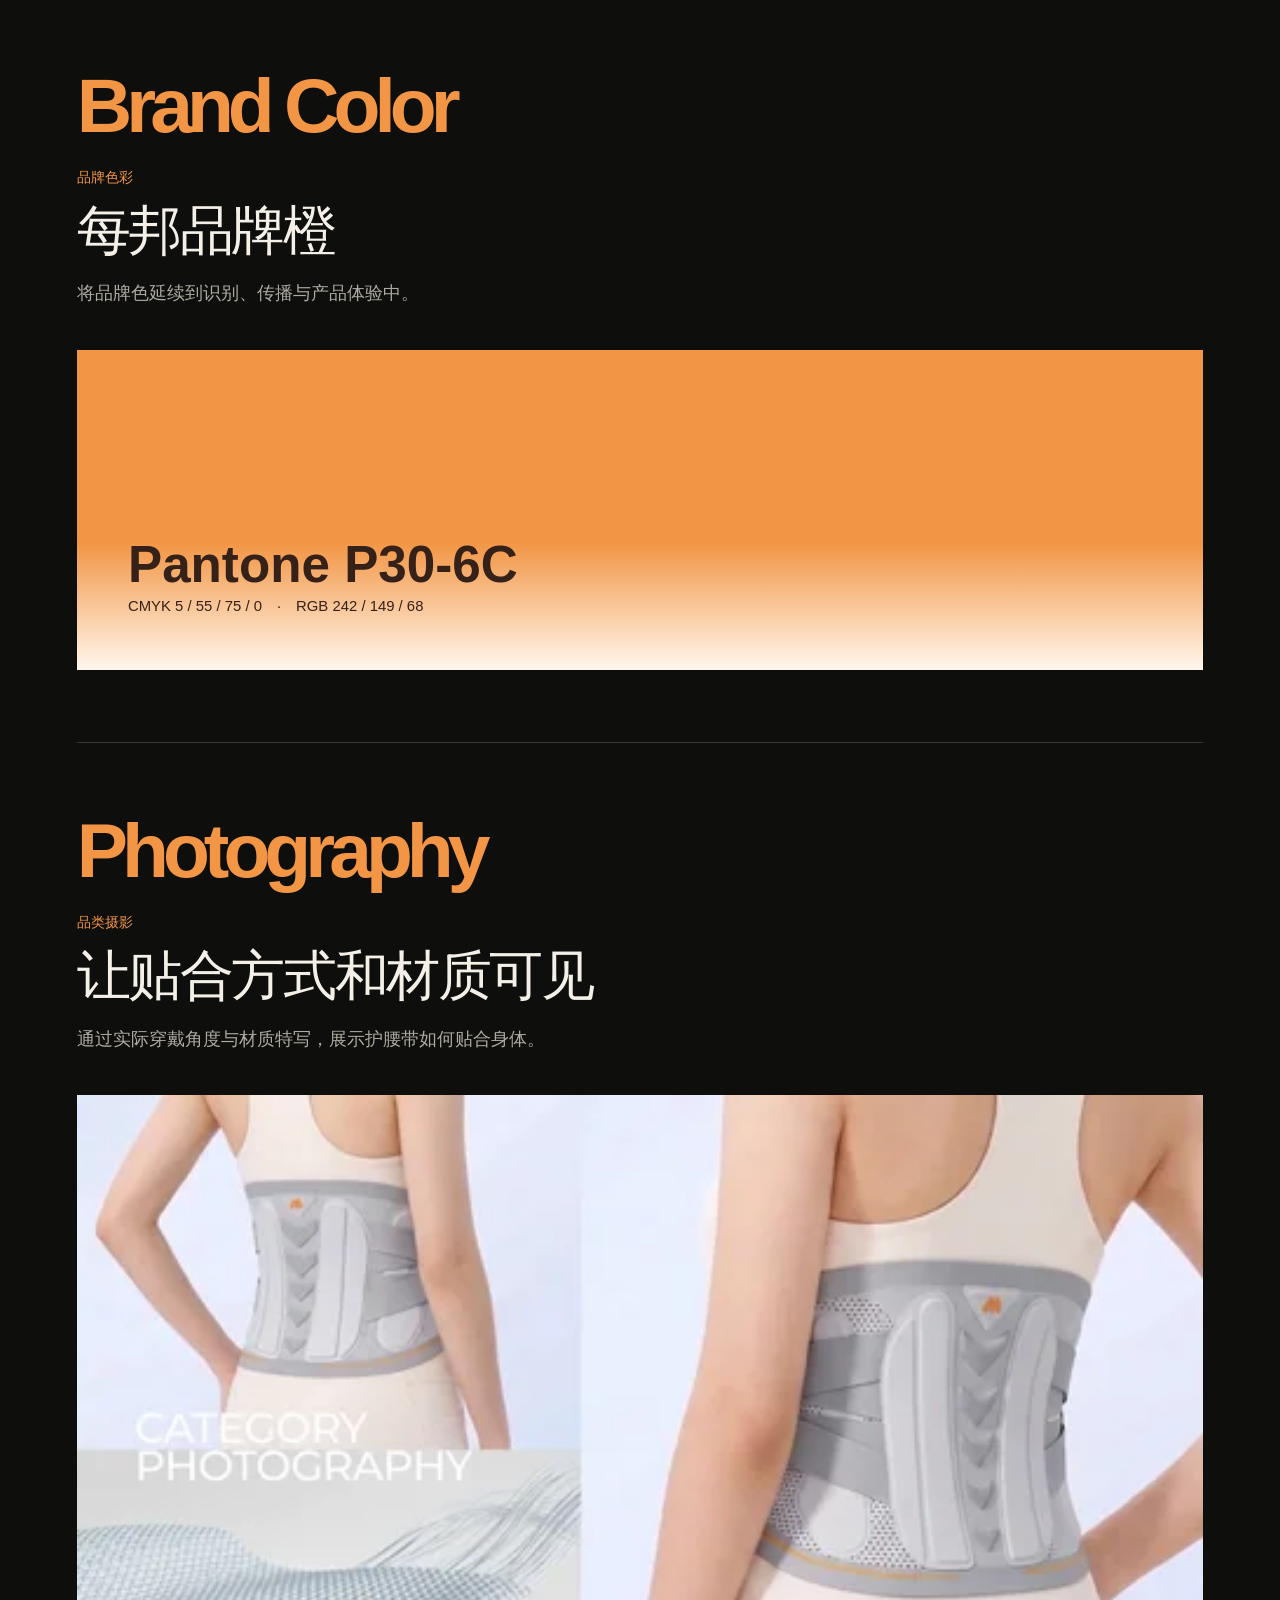
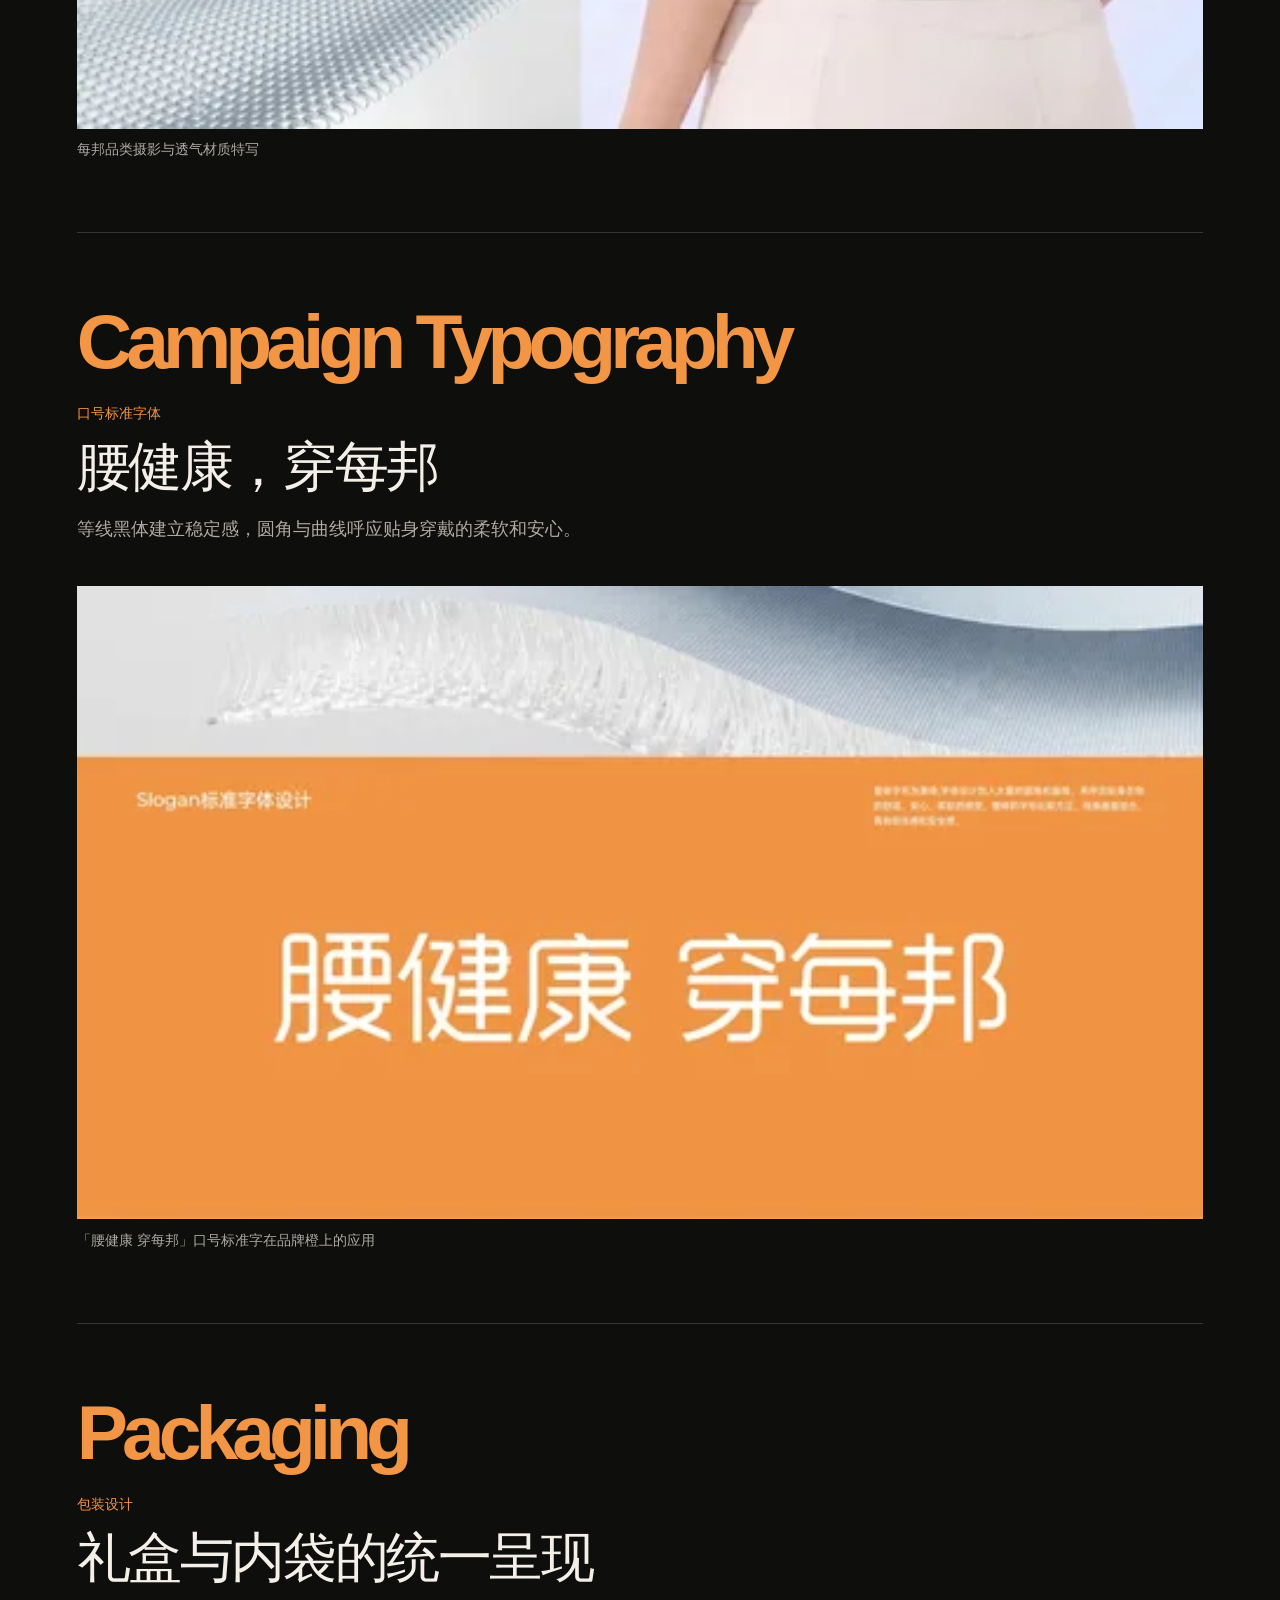
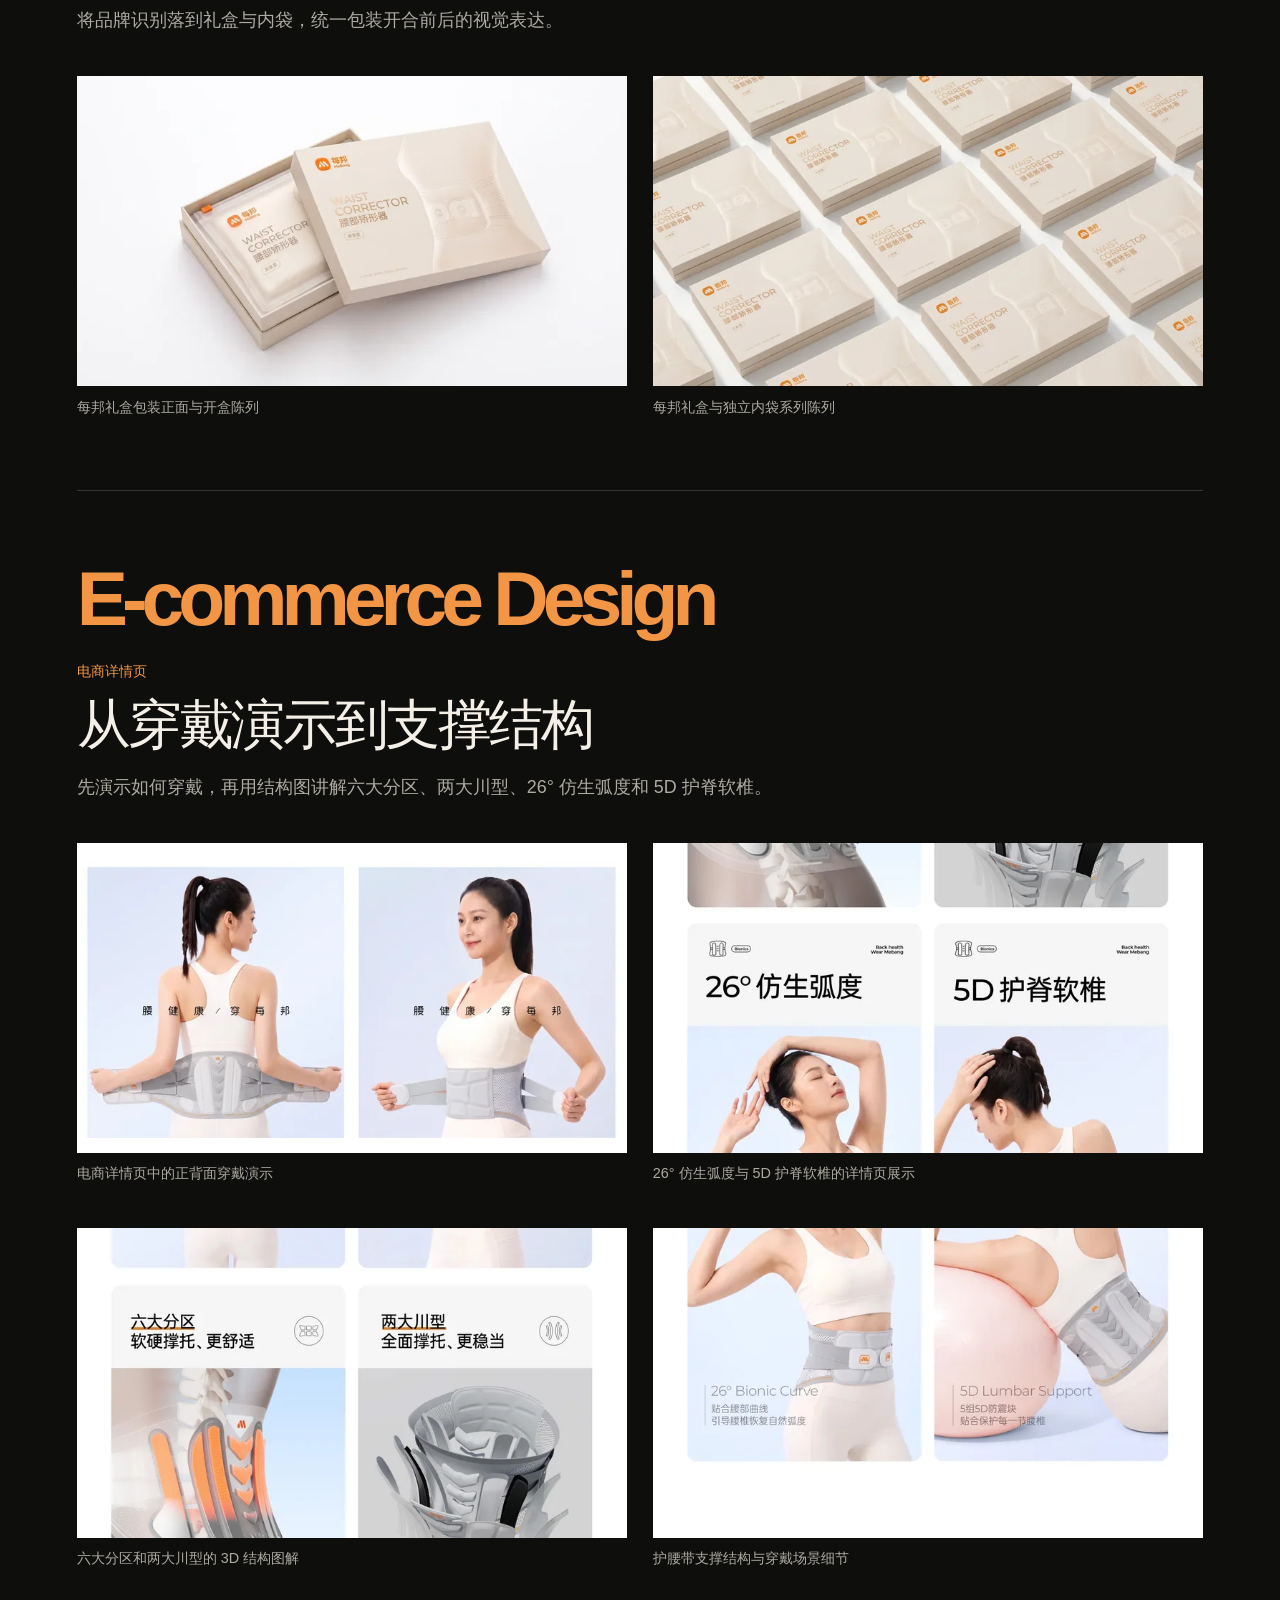
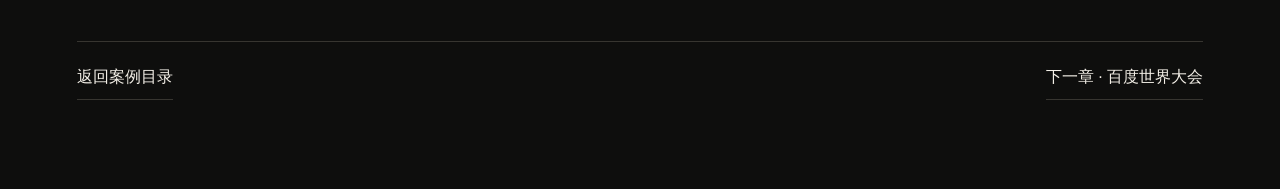
<file: mebang.html>
<!doctype html>
<html lang="zh-CN" data-type="service">
<head>
  <meta charset="UTF-8">
  <meta name="viewport" content="width=device-width, initial-scale=1">
  <style>
    html.styles-pending body { visibility: hidden; }
    html { background: #0e0e0d; color: #f4f0e8; color-scheme: dark; }
    body, h1, h2, h3, p, ul, dl, dd, figure { margin: 0; }
    img { display: block; max-width: 100%; }
    .wrap { width: min(1680px, calc(100% - 2 * clamp(24px, 6vw, 112px))); margin-inline: auto; }
    .skip { position: fixed; transform: translateY(-140%); }
    .skip:focus { transform: translateY(0); }
    .header-inner { display: flex; justify-content: space-between; align-items: center; height: 72px; }
    @media (max-width: 640px) {
      .wrap { width: calc(100% - 44px); }
      .header-inner { height: 62px; }
    }
  </style>
  <script>document.documentElement.classList.add('styles-pending');</script>
  <meta name="robots" content="noindex, nofollow">
  <meta name="theme-color" content="#0e0e0d">
  <meta name="page-type" content="service">
  <meta name="site-kind" content="other">
  <meta name="description" content="围绕办公、通勤等日常场景，建立「专业护腰，穿戴舒适」的价值表达，再用统一的视觉系统、包装与电商页面承接。">
  <title>每邦护腰带｜李小林 Sean</title>
  <link rel="icon" href="./media/favicon.svg" type="image/svg+xml">
  <link rel="stylesheet" href="./styles.css">
  <link rel="stylesheet" href="./case-studies.css">
  <link rel="stylesheet" href="./assets/motion/editorial-motion.css">
  <script>document.documentElement.classList.remove('styles-pending');</script>
  <script type="module" src="./assets/motion/editorial-motion.js"></script>
  <script type="module" src="./gallery.js"></script>
</head>
<body>
  <a class="skip" href="#main">跳到正文</a>
  <header class="masthead">
    <div class="wrap header-inner">
      <a href="./" class="signature" aria-label="李小林，回到首页"><span>李小林</span><small>SEAN</small></a>
      <nav aria-label="主导航">
        <a href="./#work">案例目录</a>
        <a href="./about.html#contact">联系</a>
      </nav>
    </div>
  </header>
  <main id="main" class="wrap detail-main case-study case-mebang" tabindex="-1">
    <header class="detail-header">
      <p class="case-kicker"><span>Step 02</span>新品牌从 0 到 1</p>
      <h1>每邦护腰带</h1>
      <p class="detail-lead">围绕办公、通勤等日常场景，建立「专业护腰，穿戴舒适」的价值表达，再用统一的视觉系统、包装与电商页面承接。</p>
    </header>
    <div class="case-facts">
      <dl><dt>我的职责</dt><dd>品牌策划与视觉统筹</dd></dl>
      <dl><dt>项目范围</dt><dd>品牌定位、符号与色彩、品类摄影、包装及电商详情</dd></dl>
    </div>
    <nav class="case-index" aria-label="案例章节">
      <a href="#positioning">品牌定位</a>
      <a href="#fab">FAB 话语体系</a>
      <a href="#user-value">用户痛点</a>
      <a href="#symbol">符号传播系统</a>
      <a href="#color">品牌色彩</a>
      <a href="#photography">品类摄影</a>
      <a href="#type-design">口号标准字体</a>
      <a href="#packaging">包装设计</a>
      <a href="#ecommerce">电商详情页</a>
    </nav>
    <div class="case-cover">
<div class="case-figures is-wide" data-gallery>
<figure class="case-figure">
  <a href="./media/cases/mebang-cover.webp" aria-label="放大查看：每邦品类主视觉"><img src="./media/cases/mebang-cover.webp" srcset="./media/cases/mebang-cover-480w.webp 480w, ./media/cases/mebang-cover-768w.webp 768w, ./media/cases/mebang-cover-1152w.webp 1152w, ./media/cases/mebang-cover.webp 1641w" sizes="(max-width: 640px) calc(100vw - 44px), min(1680px, 88vw)" alt="每邦品类主视觉" width="1641" height="2074" loading="eager" fetchpriority="high" decoding="async"></a>
  <figcaption>每邦品类主视觉</figcaption>
</figure>
</div>
    </div>
    <section class="case-chapter" id="positioning" aria-labelledby="positioning-title">
      <p class="motion-section-title" lang="en">Brand Positioning</p>
      <p class="case-topic">品牌定位</p>
      <h2 id="positioning-title">从日常支撑场景切入</h2>
      <dl class="case-points">
        <div><dt>生活场景 · 专业品牌</dt><dd>以护腰带为核心品类建立每邦品牌认知。</dd></div>
        <div><dt>腰部支撑 · 场景适配</dt><dd>面向办公、通勤等有日常腰部支撑需求的场景。</dd></div>
        <div><dt>支撑需求 · 舒适体验</dt><dd>关注穿戴操作便利性和与日常衣着的协调。</dd></div>
        <div><dt>品牌视觉 · 统一形象</dt><dd>用统一的视觉语言承接品牌定位。</dd></div>
      </dl>
    </section>
    <section class="case-chapter" id="fab" aria-labelledby="fab-title">
      <p class="motion-section-title" lang="en">Product Messaging</p>
      <p class="case-topic">FAB 话语体系</p>
      <h2 id="fab-title">把产品特性转成穿戴利益</h2>
      <p class="case-intro">按特性、优势、利益的顺序，让用户理解护腰带的实际使用价值。</p>
      <dl class="case-points is-three">
        <div><dt>特性 · 轻薄隐形</dt><dd>贴合衣着，承接办公与通勤等日常穿戴场景。</dd></div>
        <div><dt>优势 · 仿生支撑</dt><dd>用分区和结构说明支撑方式。</dd></div>
        <div><dt>利益 · 无感穿戴</dt><dd>围绕透气、轻负担与减少束缚表达穿戴体验。</dd></div>
      </dl>
    </section>
    <section class="case-chapter" id="user-value" aria-labelledby="user-value-title">
      <p class="motion-section-title" lang="en">Customer Insight</p>
      <p class="case-topic">用户痛点</p>
      <h2 id="user-value-title">专业护腰，穿戴舒适</h2>
      <p class="case-intro">聚焦厚重显形、闷热不适、穿戴束缚三类问题。</p>
      <dl class="case-points">
        <div><dt>先建立品类认知</dt><dd>让用户在了解支撑能力的同时，把穿戴舒适也作为选择护腰带的标准。</dd></div>
        <div><dt>再建立每邦选择理由</dt><dd>用衣下贴合、透气舒适和减少束缚说明每邦在日常穿戴中的差异。</dd></div>
      </dl>
    </section>
    <section class="case-chapter" id="symbol" aria-labelledby="symbol-title">
      <p class="motion-section-title" lang="en">Visual Symbols</p>
      <p class="case-topic">符号传播系统</p>
      <h2 id="symbol-title">品牌符号与九项功能图标</h2>
      <p class="case-intro">以 M 形品牌符号建立识别，将产品功能通过一套线性图标呈现。</p>
      <div class="case-figures is-wide" data-gallery>
      <figure class="case-figure">
        <a href="./media/cases/mebang-symbol.webp" aria-label="放大查看：M 形品牌符号与九项功能图标"><img src="./media/cases/mebang-symbol.webp" srcset="./media/cases/mebang-symbol-480w.webp 480w, ./media/cases/mebang-symbol-768w.webp 768w, ./media/cases/mebang-symbol-1152w.webp 1152w, ./media/cases/mebang-symbol.webp 1641w" sizes="(max-width: 640px) calc(100vw - 44px), min(1680px, 88vw)" alt="M 形品牌符号与九项功能图标" width="1641" height="779" loading="lazy" decoding="async"></a>
        <figcaption>M 形品牌符号与九项功能图标</figcaption>
      </figure>
      </div>
    </section>
    <section class="case-chapter" id="color" aria-labelledby="color-title">
      <p class="motion-section-title" lang="en">Brand Color</p>
      <p class="case-topic">品牌色彩</p>
      <h2 id="color-title">每邦品牌橙</h2>
      <p class="case-intro">将品牌色延续到识别、传播与产品体验中。</p>
      <div class="case-swatch"><strong>Pantone P30-6C</strong><span>CMYK 5 / 55 / 75 / 0　·　RGB 242 / 149 / 68</span></div>
    </section>
    <section class="case-chapter" id="photography" aria-labelledby="photography-title">
      <p class="motion-section-title" lang="en">Photography</p>
      <p class="case-topic">品类摄影</p>
      <h2 id="photography-title">让贴合方式和材质可见</h2>
      <p class="case-intro">通过实际穿戴角度与材质特写，展示护腰带如何贴合身体。</p>
      <div class="case-figures is-wide" data-gallery>
      <figure class="case-figure">
        <a href="./media/cases/mebang-photography.webp" aria-label="放大查看：每邦品类摄影与透气材质特写"><img src="./media/cases/mebang-photography.webp" srcset="./media/cases/mebang-photography-480w.webp 480w, ./media/cases/mebang-photography-768w.webp 768w, ./media/cases/mebang-photography-1152w.webp 1152w, ./media/cases/mebang-photography.webp 1640w" sizes="(max-width: 640px) calc(100vw - 44px), min(1680px, 88vw)" alt="每邦品类摄影与透气材质特写" width="1640" height="923" loading="lazy" decoding="async"></a>
        <figcaption>每邦品类摄影与透气材质特写</figcaption>
      </figure>
      </div>
    </section>
    <section class="case-chapter" id="type-design" aria-labelledby="type-design-title">
      <p class="motion-section-title" lang="en">Campaign Typography</p>
      <p class="case-topic">口号标准字体</p>
      <h2 id="type-design-title">腰健康，穿每邦</h2>
      <p class="case-intro">等线黑体建立稳定感，圆角与曲线呼应贴身穿戴的柔软和安心。</p>
      <div class="case-figures is-wide" data-gallery>
      <figure class="case-figure">
        <a href="./media/cases/mebang-slogan.webp" aria-label="放大查看：「腰健康 穿每邦」口号标准字在品牌橙上的应用"><img src="./media/cases/mebang-slogan.webp" srcset="./media/cases/mebang-slogan-480w.webp 480w, ./media/cases/mebang-slogan-768w.webp 768w, ./media/cases/mebang-slogan-1152w.webp 1152w, ./media/cases/mebang-slogan.webp 1640w" sizes="(max-width: 640px) calc(100vw - 44px), min(1680px, 88vw)" alt="「腰健康 穿每邦」口号标准字在品牌橙上的应用" width="1640" height="923" loading="lazy" decoding="async"></a>
        <figcaption>「腰健康 穿每邦」口号标准字在品牌橙上的应用</figcaption>
      </figure>
      </div>
    </section>
    <section class="case-chapter" id="packaging" aria-labelledby="packaging-title">
      <p class="motion-section-title" lang="en">Packaging</p>
      <p class="case-topic">包装设计</p>
      <h2 id="packaging-title">礼盒与内袋的统一呈现</h2>
      <p class="case-intro">将品牌识别落到礼盒与内袋，统一包装开合前后的视觉表达。</p>
      <div class="case-figures" data-gallery>
      <figure class="case-figure">
        <a href="./media/cases/mebang-gift-box.webp" aria-label="放大查看：每邦礼盒包装正面与开盒陈列"><img src="./media/cases/mebang-gift-box.webp" srcset="./media/cases/mebang-gift-box-480w.webp 480w, ./media/cases/mebang-gift-box-768w.webp 768w, ./media/cases/mebang-gift-box-1152w.webp 1152w, ./media/cases/mebang-gift-box.webp 1640w" sizes="(max-width: 640px) calc(100vw - 44px), (max-width: 680px) 88vw, min(826px, 43vw)" alt="每邦礼盒包装正面与开盒陈列" width="1640" height="923" loading="lazy" decoding="async"></a>
        <figcaption>每邦礼盒包装正面与开盒陈列</figcaption>
      </figure>
      <figure class="case-figure">
        <a href="./media/cases/mebang-pouches.webp" aria-label="放大查看：每邦礼盒与独立内袋系列陈列"><img src="./media/cases/mebang-pouches.webp" srcset="./media/cases/mebang-pouches-480w.webp 480w, ./media/cases/mebang-pouches-768w.webp 768w, ./media/cases/mebang-pouches-1152w.webp 1152w, ./media/cases/mebang-pouches.webp 1640w" sizes="(max-width: 640px) calc(100vw - 44px), (max-width: 680px) 88vw, min(826px, 43vw)" alt="每邦礼盒与独立内袋系列陈列" width="1640" height="923" loading="lazy" decoding="async"></a>
        <figcaption>每邦礼盒与独立内袋系列陈列</figcaption>
      </figure>
      </div>
    </section>
    <section class="case-chapter" id="ecommerce" aria-labelledby="ecommerce-title">
      <p class="motion-section-title" lang="en">E-commerce Design</p>
      <p class="case-topic">电商详情页</p>
      <h2 id="ecommerce-title">从穿戴演示到支撑结构</h2>
      <p class="case-intro">先演示如何穿戴，再用结构图讲解六大分区、两大川型、26° 仿生弧度和 5D 护脊软椎。</p>
      <div class="case-figures ecommerce-figures" data-gallery>
      <figure class="case-figure">
        <a href="./media/cases/mebang-detail-wearing.webp" aria-label="放大查看：电商详情页中的正背面穿戴演示"><img src="./media/cases/mebang-detail-wearing.webp" srcset="./media/cases/mebang-detail-wearing-480w.webp 480w, ./media/cases/mebang-detail-wearing-768w.webp 768w, ./media/cases/mebang-detail-wearing-1152w.webp 1152w, ./media/cases/mebang-detail-wearing.webp 1641w" sizes="(max-width: 640px) calc(100vw - 44px), (max-width: 680px) 88vw, min(826px, 43vw)" alt="电商详情页中的正背面穿戴演示" width="1641" height="837" loading="lazy" decoding="async"></a>
        <figcaption>电商详情页中的正背面穿戴演示</figcaption>
      </figure>
      <figure class="case-figure">
        <a href="./media/cases/mebang-detail-zones.webp" aria-label="放大查看：六大分区和两大川型的 3D 结构图解"><img src="./media/cases/mebang-detail-zones.webp" srcset="./media/cases/mebang-detail-zones-480w.webp 480w, ./media/cases/mebang-detail-zones-768w.webp 768w, ./media/cases/mebang-detail-zones-1152w.webp 1152w, ./media/cases/mebang-detail-zones.webp 1640w" sizes="(max-width: 640px) calc(100vw - 44px), (max-width: 680px) 88vw, min(826px, 43vw)" alt="六大分区和两大川型的 3D 结构图解" width="1640" height="923" loading="lazy" decoding="async"></a>
        <figcaption>六大分区和两大川型的 3D 结构图解</figcaption>
      </figure>
      <figure class="case-figure">
        <a href="./media/cases/mebang-detail-curve.webp" aria-label="放大查看：26° 仿生弧度与 5D 护脊软椎的详情页展示"><img src="./media/cases/mebang-detail-curve.webp" srcset="./media/cases/mebang-detail-curve-480w.webp 480w, ./media/cases/mebang-detail-curve-768w.webp 768w, ./media/cases/mebang-detail-curve-1152w.webp 1152w, ./media/cases/mebang-detail-curve.webp 1640w" sizes="(max-width: 640px) calc(100vw - 44px), (max-width: 680px) 88vw, min(826px, 43vw)" alt="26° 仿生弧度与 5D 护脊软椎的详情页展示" width="1640" height="923" loading="lazy" decoding="async"></a>
        <figcaption>26° 仿生弧度与 5D 护脊软椎的详情页展示</figcaption>
      </figure>
      <figure class="case-figure">
        <a href="./media/cases/mebang-detail-support.webp" aria-label="放大查看：护腰带支撑结构与穿戴场景细节"><img src="./media/cases/mebang-detail-support.webp" srcset="./media/cases/mebang-detail-support-480w.webp 480w, ./media/cases/mebang-detail-support-768w.webp 768w, ./media/cases/mebang-detail-support-1152w.webp 1152w, ./media/cases/mebang-detail-support.webp 1640w" sizes="(max-width: 640px) calc(100vw - 44px), (max-width: 680px) 88vw, min(826px, 43vw)" alt="护腰带支撑结构与穿戴场景细节" width="1640" height="923" loading="lazy" decoding="async"></a>
        <figcaption>护腰带支撑结构与穿戴场景细节</figcaption>
      </figure>
      </div>
    </section>
    <div class="detail-bottom">
      <a class="editorial-link" href="./#work">返回案例目录</a>
      <a class="editorial-link" href="./baidu.html">下一章 · 百度世界大会</a>
    </div>
    <dialog id="lightbox" aria-label="作品放大图">
      <div class="dialog-controls">
        <output aria-live="polite"></output>
        <div>
          <button type="button" data-prev>上一张</button>
          <button type="button" data-next>下一张</button>
          <button type="button" data-close>关闭</button>
        </div>
      </div>
      <img class="dialog-image" alt="">
    </dialog>
  </main>
</body>
</html>
</file>
<file: styles.css>
:root {
  color-scheme: dark;
  --bg: #0e0e0d;
  --panel: #151513;
  --ink: #f4f0e8;
  --muted: #adaaa1;
  --line: #373530;
  --accent: #ee6355;
  --head: 72px;
  --gutter: clamp(24px, 6vw, 112px);
  --font-display: "Noto Sans CJK SC", "PingFang SC", "Microsoft YaHei", sans-serif;
  --display-weight: 650;
  --display-tracking: -.065em;
  --t-h2: clamp(3.5rem, 7.25vw, 8rem);
  font-family: var(--font-display);
  background: var(--bg);
  color: var(--ink);
  font-synthesis: none;
}
* { box-sizing: border-box; }
html { scroll-padding-top: var(--head); scroll-behavior: smooth; }
body, h1, h2, h3, p, ul, dl, dd, figure { margin: 0; }
ul { padding: 0; list-style: none; }
a { color: inherit; text-decoration: none; }
button { font: inherit; }
img { display: block; max-width: 100%; }
::selection { color: var(--bg); background: var(--accent); }
:focus-visible { outline: 2px solid var(--accent); outline-offset: 4px; }
.wrap { width: min(1680px, calc(100% - 2 * var(--gutter))); margin-inline: auto; }
.skip {
  display: inline-flex;
  align-items: center;
  position: fixed;
  inset: .75rem auto auto 1rem;
  min-height: 44px;
  padding-inline: 1rem;
  background: var(--ink);
  color: var(--bg);
  z-index: 5;
  transform: translateY(-140%);
}
.skip:focus { transform: translateY(0); }
.masthead {
  position: sticky;
  top: 0;
  z-index: 3;
  background: var(--bg);
  box-shadow: inset 0 -1px var(--line);
}
.header-inner {
  height: var(--head);
  display: flex;
  align-items: center;
  justify-content: space-between;
  gap: 1rem;
}
.signature {
  min-height: 44px;
  display: inline-flex;
  gap: .65rem;
  align-items: center;
  white-space: nowrap;
}
.signature span { font-size: 1.12rem; font-weight: 750; letter-spacing: -.04em; }
.signature small { color: var(--muted); font: 600 .69rem/1 system-ui, sans-serif; letter-spacing: .12em; }
.masthead nav { display: flex; gap: clamp(18px, 3.2vw, 52px); }
.masthead nav a {
  display: inline-flex;
  min-height: 44px;
  align-items: center;
  color: var(--muted);
  font-size: .9rem;
  white-space: nowrap;
  transition: color .2s ease;
}
.masthead nav a:hover, .masthead nav a:focus-visible { color: var(--ink); }
.hero-inner {
  min-height: calc(100svh - var(--head));
  display: grid;
  grid-template-rows: auto 1fr;
  gap: clamp(16px, 3vh, 42px);
  padding-block: clamp(24px, 5.4vh, 70px) clamp(20px, 4.4vh, 56px);
}
.cover-label, .eyebrow {
  display: flex;
  align-items: center;
  gap: .8rem;
  color: var(--muted);
  font-size: .92rem;
  letter-spacing: .08em;
}
.cover-label::before, .eyebrow::before {
  content: "";
  width: 20px;
  height: 2px;
  flex: none;
  background: var(--accent);
}
.hero-heading { align-self: center; }
.hero h1 {
  font-size: clamp(3.8rem, 10.15vw, 11rem);
  font-weight: var(--display-weight);
  letter-spacing: -.064em;
  line-height: 1.035;
}
.hero h1 > span, .brand-title > span { display: block; }
.hero h1 > span { white-space: nowrap; }
.editorial-link {
  display: inline-flex;
  width: fit-content;
  min-height: 44px;
  align-items: center;
  gap: .6rem;
  white-space: nowrap;
  background: linear-gradient(var(--accent), var(--accent)) left bottom / 0 1px no-repeat;
  border-bottom: 1px solid var(--line);
  transition: background-size .22s ease, color .22s ease;
}
.editorial-link:hover, .editorial-link:focus-visible { background-size: 100% 1px; color: var(--accent); }
.work-section {
  min-height: 100svh;
  display: grid;
  align-items: center;
  padding-block: clamp(60px, 9vh, 110px);
}
.brand-section {
  background: var(--panel);
  --bg: var(--panel);
  border-top: 1px solid var(--line);
  padding-block: clamp(60px, 9vh, 110px) clamp(28px, 4vh, 48px);
}
.brand-head {
  display: flex;
  flex-wrap: wrap;
  align-items: flex-end;
  justify-content: space-between;
  gap: 12px 24px;
}
.brand-head .brand-title {
  margin-top: 1.1rem;
  max-width: none;
  font-size: var(--t-h2);
  line-height: 1.12;
  font-weight: var(--display-weight);
  letter-spacing: var(--display-tracking);
  text-wrap: initial;
}
.brand-grid {
  --brand-row-height: clamp(52px, 8vh, 90px);
  --brand-padding: clamp(14px, 2.75vh, 30px);
  margin-top: clamp(35px, 6.5vh, 76px);
  padding-block: var(--brand-padding);
  min-height: calc(2 * var(--brand-row-height) + 2 * var(--brand-padding) + 2px);
  border-block: 1px solid var(--line);
}
.brand-logos { display: flex; justify-content: center; flex-wrap: wrap; }
.brand-logos li { display: grid; flex: 0 0 12.5%; min-height: var(--brand-row-height); place-items: center; }
.brand-logos img { width: auto; height: auto; max-width: 72%; max-height: 41px; object-fit: contain; opacity: .85; }
.brand-names { color: var(--muted); line-height: 1.7; }
.brand-motion, .brand-logos[aria-hidden="true"] { display: none; }
@media (prefers-reduced-motion: no-preference) {
  .brand-motion:not([hidden]) {
    display: inline-flex;
    align-items: center;
    min-height: 44px;
    padding-inline: 12px;
    border: 1px solid var(--line);
    background: transparent;
    color: var(--muted);
    font-size: .875rem;
    cursor: pointer;
  }
  .brand-motion:hover, .brand-motion:focus-visible { color: var(--ink); }
  [data-brand-marquee][data-animated] .brand-row { overflow: hidden; }
  [data-brand-marquee][data-animated] .brand-track {
    --logo-cell: clamp(112px, 11vw, 190px);
    display: flex;
    width: max(200%, calc(2 * var(--logo-count) * var(--logo-cell)));
    animation: brand-scroll 48s linear infinite;
  }
  [data-brand-marquee][data-animated] .brand-row:nth-child(2) .brand-track { animation-direction: reverse; }
  [data-brand-marquee][data-animated] .brand-logos { display: flex; flex: 0 0 50%; flex-wrap: nowrap; }
  [data-brand-marquee][data-animated] .brand-logos li { flex: 1 1 0; min-width: 0; }
  [data-brand-marquee]:is([data-paused], :not([data-motion-visible])) .brand-track { animation-play-state: paused; }
}
@keyframes brand-scroll {
  from { transform: translateX(0); }
  to { transform: translateX(-50%); }
}
.work-title {
  margin-top: 1rem;
  font-size: clamp(3rem, 6.2vw, 7.2rem);
  font-weight: var(--display-weight);
  letter-spacing: -.06em;
  line-height: 1.16;
}
.work-grid {
  display: grid;
  grid-template-columns: repeat(2, minmax(0, 1fr));
  margin-top: clamp(32px, 6vh, 67px);
  border: 1px solid var(--line);
  border-inline: 0;
}
.work-entry {
  position: relative;
  display: grid;
  align-content: center;
  gap: .65rem;
  min-height: clamp(116px, 16.3vh, 182px);
  padding: 21px clamp(15px, 3vw, 55px) 22px 0;
  transition: background .22s ease, color .22s ease;
}
.work-entry:nth-child(even) { padding-left: clamp(22px, 4vw, 60px); border-left: 1px solid var(--line); }
.work-entry:nth-child(n+3) { border-top: 1px solid var(--line); }
.work-entry h3 { font-size: clamp(1.36rem, 2.4vw, 2.65rem); font-weight: 550; line-height: 1.22; letter-spacing: -.047em; }
.work-entry p { color: var(--muted); font-size: .98rem; line-height: 1.6; }
.work-entry::after {
  position: absolute;
  right: clamp(6px, 1.8vw, 20px);
  top: 24px;
  width: 7px;
  height: 7px;
  content: "";
  border-top: 1px solid currentColor;
  border-right: 1px solid currentColor;
  transform: rotate(45deg);
  transition: transform .22s ease;
}
.work-entry:hover, .work-entry:focus-visible { color: var(--accent); background: #181714; }
.work-entry:hover::after { transform: translateX(3px) rotate(45deg); }

.detail-main { padding-block: clamp(45px, 8vh, 100px) clamp(55px, 10vh, 120px); }
.detail-header { display: grid; gap: 22px; align-content: start; padding-bottom: clamp(34px, 6vh, 78px); }
.detail-header h1 { max-width: 15em; font-size: clamp(2.4rem, 6.9vw, 7.5rem); font-weight: 650; line-height: 1.1; letter-spacing: -.05em; text-wrap: balance; }
.detail-lead { max-width: 33em; color: var(--muted); font-size: clamp(1.05rem, 1.75vw, 1.55rem); line-height: 1.7; }
.case-facts { display: grid; grid-template-columns: repeat(2, minmax(0, 1fr)); gap: 14px clamp(24px, 6vw, 100px); padding: 20px 0; border-block: 1px solid var(--line); }
.case-facts dl { display: grid; gap: 5px; }
.case-facts dt, .detail-label { color: var(--muted); font-size: .9rem; }
.case-facts dd { font-size: 1rem; line-height: 1.5; }
.detail-section { margin-top: clamp(42px, 8vh, 94px); }
.detail-section h2 { font-size: clamp(2rem, 4vw, 4rem); line-height: 1.15; letter-spacing: -.04em; font-weight: 650; }
.reason-grid { display: grid; grid-template-columns: repeat(3, minmax(0, 1fr)); gap: clamp(22px, 4vw, 60px); margin-top: 24px; }
.reason-grid li { border-top: 1px solid var(--line); padding-top: 18px; }
.reason-grid h3 { font-size: clamp(1.15rem, 1.6vw, 1.45rem); }
.reason-grid p { color: var(--muted); line-height: 1.7; margin-top: 7px; }
.gallery { display: grid; grid-template-columns: repeat(2, minmax(0, 1fr)); gap: clamp(12px, 2.2vw, 28px); margin-top: 26px; }
.gallery a { display: block; overflow: hidden; background: var(--panel); aspect-ratio: 1.48; }
.gallery a:first-child { grid-column: 1 / -1; aspect-ratio: 2.2; }
.gallery img { width: 100%; height: 100%; object-fit: contain; transition: transform .3s ease; }
.gallery a:hover img { transform: scale(1.025); }
.detail-bottom { display: flex; flex-wrap: wrap; justify-content: space-between; gap: 16px; border-top: 1px solid var(--line); padding-top: 14px; margin-top: clamp(42px, 8vh, 94px); }
.portrait { width: 100%; max-width: 415px; height: auto; }
.about-grid { display: grid; grid-template-columns: .8fr 1.2fr; gap: clamp(24px, 6vw, 90px); align-items: start; }
.career-details { margin-top: 0; }
.career-list { display: grid; margin-top: 25px; }
.career-list li { padding-block: 18px; border-top: 1px solid var(--line); display: grid; gap: 6px; }
.career-list li:last-child { padding-bottom: 0; }
.career-list span { color: var(--muted); font-size: .91rem; }
@media (min-width: 861px) {
  .career-portrait {
    position: relative;
    align-self: stretch;
    width: min(100%, 480px);
  }
  .career-portrait .portrait {
    position: absolute;
    inset: 0;
    max-width: none;
    height: 100%;
    object-fit: cover;
    object-position: center 43%;
  }
}
.contact-grid { display: grid; grid-template-columns: repeat(2,minmax(0,1fr)); gap: 25px; margin-top: 26px; }
.contact-grid > div { padding-top: 14px; border-top: 1px solid var(--line); }
.contact-grid p { margin-top: 8px; color: var(--muted); line-height: 1.6; }
dialog {
  width: min(1120px, calc(100% - 24px));
  max-height: calc(100% - 24px);
  border: 1px solid var(--line);
  background: var(--bg);
  color: var(--ink);
  padding: clamp(10px, 2vw, 26px);
}
dialog::backdrop { background: #000d; }
.dialog-controls { display: flex; align-items: center; justify-content: space-between; gap: 8px; margin-bottom: 12px; }
.dialog-controls button {
  min-height: 44px;
  padding-inline: 12px;
  color: var(--ink);
  background: transparent;
  border: 1px solid var(--line);
  cursor: pointer;
}
.dialog-controls button:disabled { opacity: .4; cursor: default; }
.dialog-controls button:hover:not(:disabled) { border-color: var(--accent); }
.dialog-image { width: 100%; height: min(72vh, 720px); object-fit: contain; }

@media (max-width: 860px) {
  .case-facts, .reason-grid, .about-grid { grid-template-columns: 1fr; }
}
@media (max-width: 640px) {
  :root { --head: 62px; --gutter: 22px; --t-h2: clamp(2rem, 9.6vw, 3.8rem); }
  .hero h1 { font-size: clamp(2rem, 12.8vw, 5rem); line-height: 1.12; }
  .hero-inner { padding-block: 26px 20px; }
  .cover-label, .eyebrow { font-size: .84rem; }
  .brand-section { padding-block: 42px 28px; }
  .work-section { padding-block: 42px; }
  .brand-grid { --brand-row-height: 53px; --brand-padding: 12px; margin-top: 30px; }
  .brand-logos li { flex-basis: 33.333%; }
  .brand-logos img { max-height: 28px; }
  .work-title { font-size: clamp(2.45rem, 10.65vw, 4.7rem); }
  .work-title span { display: block; }
  .work-grid, .contact-grid { grid-template-columns: 1fr; }
  .work-entry { padding-right: 26px; }
  .work-entry:nth-child(even) { padding-left: 0; border-left: 0; }
  .work-entry + .work-entry { border-top: 1px solid var(--line); }
  .gallery { grid-template-columns: 1fr; }
  .gallery a:first-child { aspect-ratio: 1.48; }
  .dialog-image { height: min(64vh, 560px); }
}
@media (max-width: 640px) and (prefers-reduced-motion: reduce) {
  .brand-grid { min-height: calc(6 * var(--brand-row-height) + 2 * var(--brand-padding) + 2px); }
}
@media (max-width: 365px) {
  .signature small { display: none; }
  .masthead nav { gap: 13px; }
}
@media (prefers-reduced-motion: reduce) {
  *, *::before, *::after { scroll-behavior: auto !important; transition-duration: .001ms !important; animation-duration: .001ms !important; }
}
</file>
<file: assets/motion/editorial-motion.css>
.motion-section-title {
  max-width: 100%;
  margin: 0;
  color: var(--ink);
  font-family: Arial, Helvetica, sans-serif;
  font-size: clamp(3rem, 9vw, 10rem);
  font-weight: 700;
  letter-spacing: -.078em;
  line-height: .96;
  text-wrap: balance;
}
.case-chapter .motion-section-title,
.detail-main .motion-section-title {
  margin-bottom: clamp(14px, 2vw, 34px);
  color: var(--case-accent, var(--muted));
  font-size: clamp(2.4rem, 6vw, 6.25rem);
}
.case-metrics strong { text-wrap: balance; }
.count-up {
  display: inline-grid;
  font-variant-numeric: tabular-nums;
}
.count-up > span { grid-area: 1 / 1; }
.count-up-output { opacity: 0; text-align: right; }
.count-up.is-counting > :first-child { opacity: 0; }
.count-up.is-counting .count-up-output { opacity: 1; }

@media (prefers-reduced-motion: no-preference) {
  .opening .cover-label {
    animation: editorial-label 900ms cubic-bezier(.22, 1, .36, 1) 100ms both;
  }
  .opening .cover-label::before {
    transform-origin: left;
    animation: editorial-rule 580ms cubic-bezier(.22, 1, .36, 1) 150ms both;
  }
  .opening .hero h1 > span {
    overflow: clip;
    padding-bottom: .13em;
    margin-bottom: -.13em;
  }
  .opening .hero h1 > span > span {
    display: block;
    transform-origin: 12% 100%;
    animation: editorial-opening 1100ms cubic-bezier(.2, .82, .22, 1) both;
  }
  .opening .hero h1 > span:nth-child(1) > span { animation-delay: 70ms; }
  .opening .hero h1 > span:nth-child(2) > span { animation-delay: 230ms; }
  .opening .hero h1 > span:nth-child(3) > span { animation-delay: 390ms; }

  [data-motion-kind]:not([data-motion-play]) { opacity: 0; }
  [data-motion-play] {
    animation-delay: var(--motion-delay, 0ms);
    animation-fill-mode: both;
    animation-timing-function: cubic-bezier(.2, .82, .24, 1);
  }
  [data-motion-kind="feature-title"][data-motion-play] {
    transform-origin: left bottom;
    animation-name: editorial-title;
    animation-duration: 1320ms;
  }
  [data-motion-kind="chapter-title"][data-motion-play] {
    animation-name: editorial-chapter;
    animation-duration: 1040ms;
  }
  [data-motion-kind="headline"][data-motion-play] {
    animation-name: editorial-headline;
    animation-duration: 850ms;
  }
  [data-motion-kind="copy"][data-motion-play] {
    animation-name: editorial-copy;
    animation-duration: 620ms;
  }
  [data-motion-kind="brand-wall"][data-motion-play] {
    animation-name: editorial-brand-wall;
    animation-duration: 1100ms;
  }
  [data-motion-kind="project"][data-motion-play] {
    animation-name: editorial-project;
    animation-duration: 1080ms;
  }
  [data-motion-kind="note"][data-motion-play] {
    animation-name: editorial-note;
    animation-duration: 740ms;
  }
  [data-motion-kind="metric"][data-motion-play] {
    animation-name: editorial-metric;
    animation-duration: 790ms;
  }
  [data-motion-kind="wide-image"][data-motion-play],
  [data-motion-kind="swatch"][data-motion-play] {
    animation-name: editorial-wide-image;
    animation-duration: 1240ms;
  }
  [data-motion-kind="image"][data-motion-play] {
    animation-name: editorial-image;
    animation-duration: 980ms;
  }
  [data-motion-kind="wide-image"][data-motion-play] img {
    animation: editorial-image-settle 1240ms cubic-bezier(.25, .76, .22, 1) var(--motion-delay, 0ms) both;
  }
}

@keyframes editorial-rule {
  from { transform: scaleX(0); }
  to { transform: scaleX(1); }
}
@keyframes editorial-label {
  from { clip-path: inset(0 100% -5px -10px); transform: translateX(-16px); }
  to { clip-path: inset(-7px -10px); transform: none; }
}
@keyframes editorial-opening {
  from { transform: translate3d(-5.5%, 116%, 0) scale(.92, .72) skewY(4deg); }
  to { transform: none; }
}
@keyframes editorial-title {
  from { clip-path: inset(100% 0 0 0); transform: translate3d(-12%, .75em, 0) scaleY(.75) skewY(4deg); }
  to { clip-path: inset(-.18em -.16em); transform: none; }
}
@keyframes editorial-chapter {
  from { clip-path: inset(-.15em 100% -.15em -.12em); transform: translateX(-.23em); }
  to { clip-path: inset(-.15em -.12em); transform: none; }
}
@keyframes editorial-headline {
  from { clip-path: inset(75% -.12em -.1em); transform: translateY(.32em); }
  to { clip-path: inset(-.1em -.12em); transform: none; }
}
@keyframes editorial-copy {
  from { opacity: .25; transform: translateY(9px); }
  to { opacity: 1; transform: none; }
}
@keyframes editorial-brand-wall {
  from { clip-path: inset(0 50%); }
  to { clip-path: inset(0); }
}
@keyframes editorial-project {
  from { clip-path: inset(55% 0 0 0); transform: translateY(38px); }
  to { clip-path: inset(-5px); transform: none; }
}
@keyframes editorial-note {
  from { opacity: .3; transform: translateX(-14px); }
  to { opacity: 1; transform: none; }
}
@keyframes editorial-metric {
  from { clip-path: inset(0 0 85% 0); transform: translateY(13px); }
  to { clip-path: inset(-5px); transform: none; }
}
@keyframes editorial-wide-image {
  from { clip-path: inset(0 100% 0 0); }
  to { clip-path: inset(0); }
}
@keyframes editorial-image {
  from { clip-path: inset(0 0 100% 0); transform: translateY(22px); }
  to { clip-path: inset(-5px); transform: none; }
}
@keyframes editorial-image-settle {
  from { transform: scale(1.025); }
  to { transform: none; }
}
</file>
<file: case-studies.css>
.case-study { --case-accent: #88ccd2; }
.case-mebang { --case-accent: #f29544; }
.case-baidu { --case-accent: #9ab1ff; }
.case-communications { --case-accent: #dcbe92; }

.case-study .detail-header { gap: clamp(18px, 2.8vw, 42px); }
.case-study .detail-header h1 { max-width: 13em; }
.case-kicker {
  display: flex;
  align-items: baseline;
  flex-wrap: wrap;
  gap: .45rem 1.1rem;
  color: var(--muted);
  font-size: .9rem;
}
.case-kicker span {
  font-variant-numeric: tabular-nums;
  color: var(--case-accent);
  font-weight: 650;
}
.case-study .detail-lead { max-width: 38em; }
.case-index {
  display: flex;
  flex-wrap: wrap;
  gap: 0 24px;
  margin-top: 16px;
}
.case-index a {
  display: inline-flex;
  align-items: center;
  min-height: 44px;
  color: var(--muted);
  font-size: .9rem;
}
.case-index a:hover, .case-index a:focus-visible { color: var(--case-accent); }
.case-chapter {
  padding-block: clamp(32px, 5.6vw, 84px);
  border-top: 1px solid var(--line);
}
.case-chapter:first-of-type { margin-top: clamp(22px, 4.5vw, 64px); }
.case-chapter h2 {
  max-width: 20em;
  font-size: clamp(2rem, 4.25vw, 4.6rem);
  font-weight: 650;
  letter-spacing: -.045em;
  line-height: 1.16;
  text-wrap: pretty;
}
.case-topic {
  margin-bottom: 12px;
  color: var(--case-accent);
  font-size: .9rem;
}
.case-intro {
  max-width: 45em;
  margin-top: 16px;
  color: var(--muted);
  font-size: clamp(1rem, 1.4vw, 1.28rem);
  line-height: 1.7;
}
.case-points, .case-metrics {
  display: grid;
  grid-template-columns: repeat(2, minmax(0, 1fr));
  column-gap: clamp(24px, 5vw, 82px);
  row-gap: clamp(20px, 3vw, 42px);
  margin-top: clamp(24px, 3.8vw, 54px);
}
.case-points > div, .case-metrics > div {
  padding-top: 16px;
  border-top: 1px solid var(--line);
}
.case-points dt {
  font-size: clamp(1.18rem, 1.85vw, 1.65rem);
  font-weight: 650;
  line-height: 1.35;
}
.case-points dd, .case-metrics p {
  max-width: 38em;
  margin-top: 8px;
  color: var(--muted);
  font-size: 1rem;
  line-height: 1.7;
}
.case-points.is-three { grid-template-columns: repeat(3, minmax(0, 1fr)); }
.case-metrics { grid-template-columns: repeat(4, minmax(0, 1fr)); }
.case-metrics dd { margin-top: 10px; }
.case-metrics dt { color: var(--muted); line-height: 1.4; }
.case-metrics strong {
  display: block;
  color: var(--case-accent);
  font-size: clamp(1.65rem, 3.4vw, 3.75rem);
  letter-spacing: -.045em;
  line-height: 1.08;
}
.case-figures {
  display: grid;
  grid-template-columns: repeat(2, minmax(0, 1fr));
  gap: clamp(18px, 3.4vw, 46px) clamp(12px, 2vw, 28px);
  align-items: start;
  margin-top: clamp(20px, 3.2vw, 46px);
}
.case-figures.is-wide, .case-figure.is-wide { grid-column: 1 / -1; }
.case-figures.is-wide { grid-template-columns: minmax(0, 1fr); }
.case-figure { min-width: 0; }
.case-figure a { display: block; background: var(--panel); }
.case-figure a:hover { outline: 1px solid var(--case-accent); outline-offset: 3px; }
.case-figure img { width: 100%; height: auto; }
.case-figure figcaption {
  margin-top: .6rem;
  color: var(--muted);
  font-size: .9rem;
  line-height: 1.55;
}
@media (min-width: 681px) {
  .ecommerce-figures {
    grid-template-rows: repeat(2, auto);
    grid-auto-flow: column;
  }
  .ecommerce-figures .case-figure a {
    aspect-ratio: 16 / 9;
    background: #fff;
  }
  .ecommerce-figures .case-figure img {
    height: 100%;
    object-fit: contain;
  }
}
.case-cover { margin-top: clamp(20px, 4vw, 56px); }
.case-split {
  display: grid;
  grid-template-columns: minmax(0, .85fr) minmax(0, 1.15fr);
  align-items: start;
  gap: clamp(26px, 5vw, 76px);
  margin-top: clamp(19px, 3vw, 40px);
}
.case-split .case-points, .case-split .case-figures { margin-top: 0; }
.case-split .case-points { grid-template-columns: minmax(0, 1fr); }
.case-swatch {
  display: grid;
  align-content: end;
  min-height: clamp(170px, 25vw, 320px);
  margin-top: clamp(20px, 3.2vw, 46px);
  padding: clamp(18px, 4vw, 52px);
  background: linear-gradient(180deg, #f29544 60%, #fff7ed);
  color: #352118;
}
.case-swatch strong {
  display: block;
  font-size: clamp(1.9rem, 4vw, 3.7rem);
  line-height: 1.15;
}
.case-swatch span { font-size: .93rem; line-height: 1.6; }
.case-footnote {
  max-width: 62em;
  margin-top: 20px;
  color: var(--muted);
  font-size: .9rem;
  line-height: 1.65;
}
.case-study .detail-bottom { margin-top: 0; }

@media (max-width: 1040px) {
  .case-metrics { grid-template-columns: repeat(2, minmax(0, 1fr)); }
}
@media (max-width: 680px) {
  .case-points, .case-points.is-three, .case-figures, .case-split { grid-template-columns: minmax(0, 1fr); }
  .case-index { column-gap: 16px; }
  .case-metrics { column-gap: 16px; }
}
</file>
